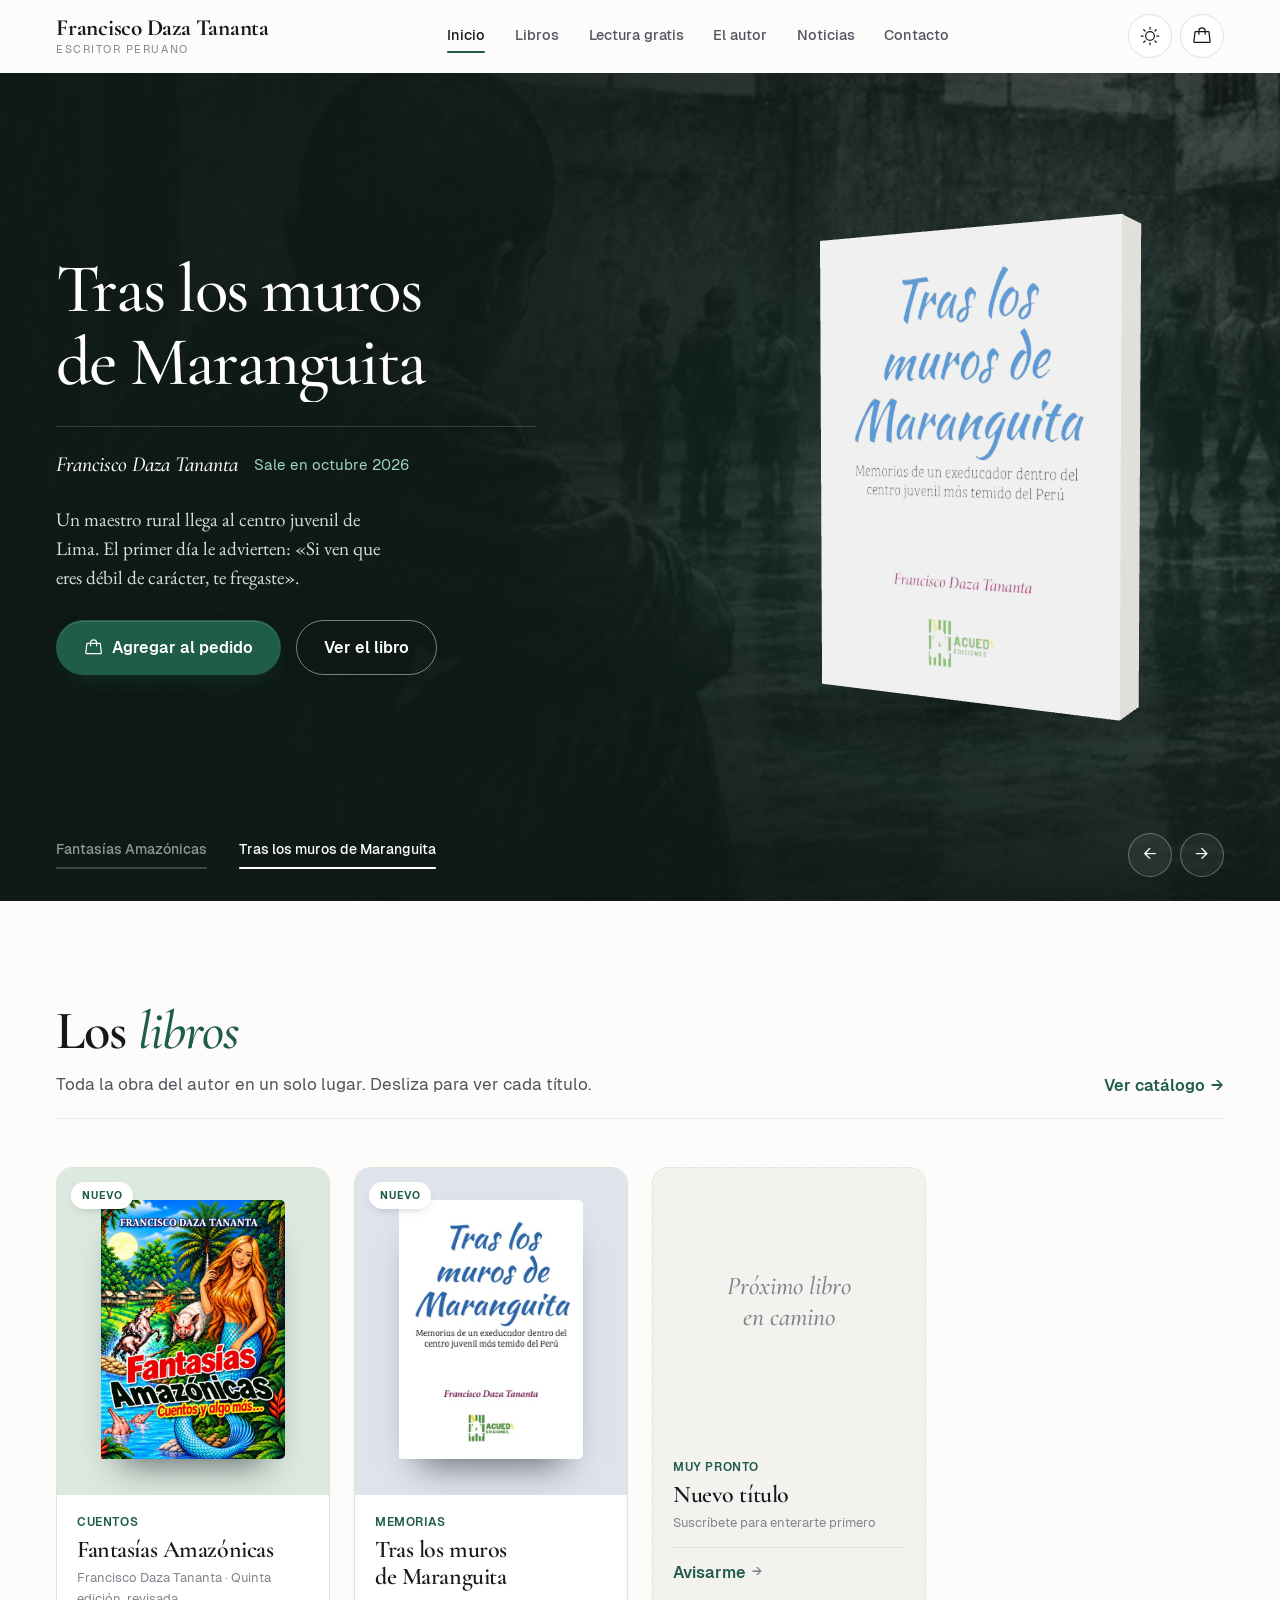
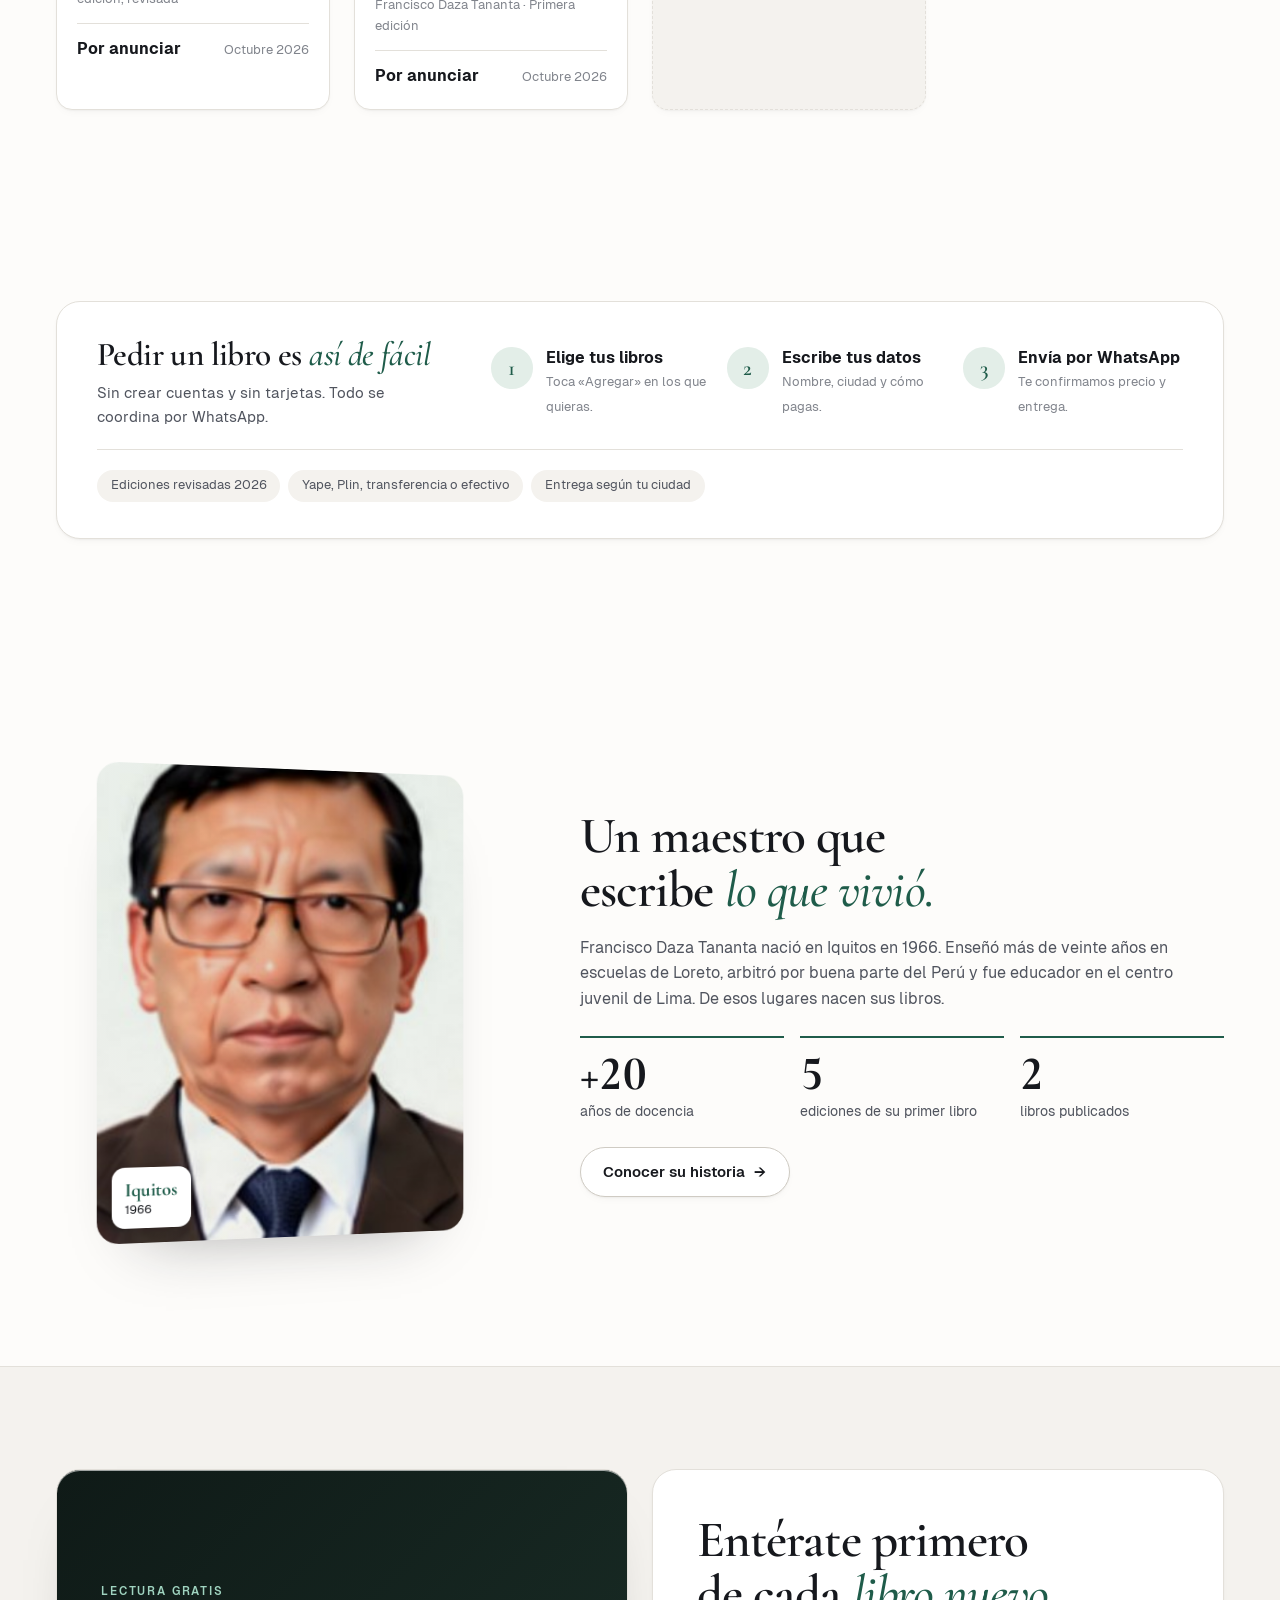
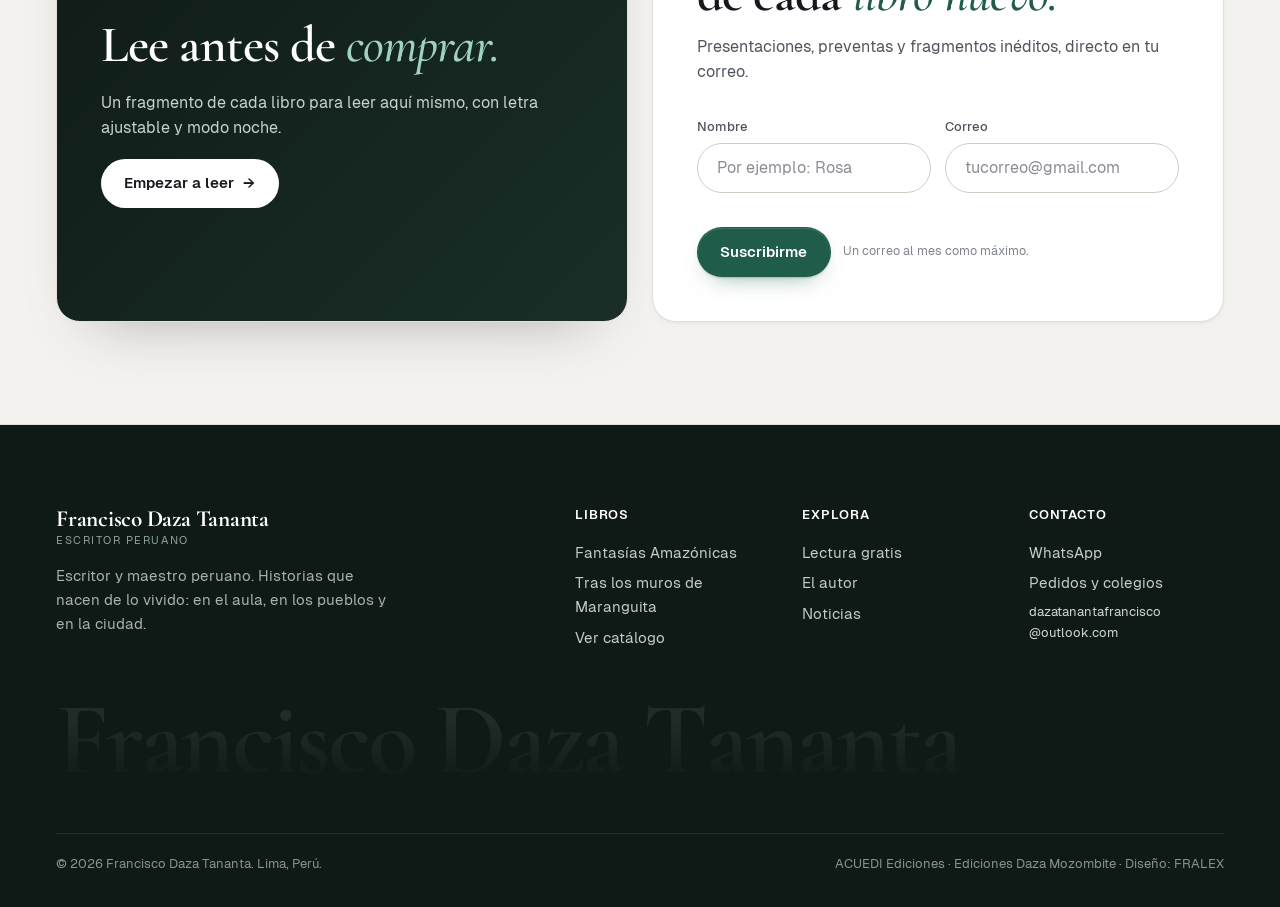
<file: index.html>
<!doctype html>
<html lang="es">
<head>
<meta charset="utf-8">
<meta name="viewport" content="width=device-width, initial-scale=1, viewport-fit=cover">
<title>Libros de Francisco Daza Tananta</title>
<meta name="description" content="Web oficial del escritor peruano Francisco Daza Tananta: su historia, sus libros y cómo conseguirlos.">
<meta property="og:title" content="Libros de Francisco Daza Tananta">
<meta property="og:description" content="Web oficial del escritor peruano Francisco Daza Tananta: su historia, sus libros y cómo conseguirlos.">
<meta property="og:image" content="assets/img/francisco-daza-tananta.jpg">
<link rel="icon" href="data:image/svg+xml,%3Csvg xmlns='http://www.w3.org/2000/svg' viewBox='0 0 64 64'%3E%3Crect width='64' height='64' rx='14' fill='%231F5C4A'/%3E%3Ctext x='32' y='44' font-family='Georgia' font-size='34' font-style='italic' fill='white' text-anchor='middle'%3EF%3C/text%3E%3C/svg%3E">
<link rel="preload" href="assets/fonts/cormorant-garamond-latin-600-normal.woff2" as="font" type="font/woff2" crossorigin>
<link rel="preload" href="assets/fonts/Geist-Regular.woff2" as="font" type="font/woff2" crossorigin>
<link rel="stylesheet" href="assets/css/fonts.css">
<link rel="stylesheet" href="assets/css/styles.css">
<script>try{var t=localStorage.getItem("fdt-tema");if(t)document.documentElement.setAttribute("data-theme",t);if(sessionStorage.getItem("fdt-pase")){document.documentElement.classList.add("pase-in");sessionStorage.removeItem("fdt-pase");}}catch(e){}</script>
<meta name="page" content="inicio">
</head>
<body data-page="inicio">
<div id="topSentinel" style="position:absolute;top:0;height:1px;width:1px"></div>
<header class="nav">
  <div class="wrap">
    <a class="logo" href="index.html"><b>Francisco Daza Tananta</b><span>Escritor peruano</span></a>
    <nav class="menu" aria-label="Principal"><a href="index.html" aria-current="page">Inicio</a><a href="libros.html">Libros</a><a href="leer.html">Lectura gratis</a><a href="autor.html">El autor</a><a href="noticias.html">Noticias</a><a href="contacto.html">Contacto</a></nav>
    <div class="tools">
      <button class="icon-btn theme-btn" type="button" data-theme-toggle aria-label="Cambiar entre modo claro y oscuro"><svg class="sun" aria-hidden="true" viewBox="0 0 256 256" fill="currentColor"><path d="M120,40V16a8,8,0,0,1,16,0V40a8,8,0,0,1-16,0Zm72,88a64,64,0,1,1-64-64A64.07,64.07,0,0,1,192,128Zm-16,0a48,48,0,1,0-48,48A48.05,48.05,0,0,0,176,128ZM58.34,69.66A8,8,0,0,0,69.66,58.34l-16-16A8,8,0,0,0,42.34,53.66Zm0,116.68-16,16a8,8,0,0,0,11.32,11.32l16-16a8,8,0,0,0-11.32-11.32ZM192,72a8,8,0,0,0,5.66-2.34l16-16a8,8,0,0,0-11.32-11.32l-16,16A8,8,0,0,0,192,72Zm5.66,114.34a8,8,0,0,0-11.32,11.32l16,16a8,8,0,0,0,11.32-11.32ZM48,128a8,8,0,0,0-8-8H16a8,8,0,0,0,0,16H40A8,8,0,0,0,48,128Zm80,80a8,8,0,0,0-8,8v24a8,8,0,0,0,16,0V216A8,8,0,0,0,128,208Zm112-88H216a8,8,0,0,0,0,16h24a8,8,0,0,0,0-16Z"/></svg><svg class="moon" aria-hidden="true" viewBox="0 0 256 256" fill="currentColor"><path d="M233.54,142.23a8,8,0,0,0-8-2,88.08,88.08,0,0,1-109.8-109.8,8,8,0,0,0-10-10,104.84,104.84,0,0,0-52.91,37A104,104,0,0,0,136,224a103.09,103.09,0,0,0,62.52-20.88,104.84,104.84,0,0,0,37-52.91A8,8,0,0,0,233.54,142.23ZM188.9,190.34A88,88,0,0,1,65.66,67.11a89,89,0,0,1,31.4-26A106,106,0,0,0,96,56,104.11,104.11,0,0,0,200,160a106,106,0,0,0,14.92-1.06A89,89,0,0,1,188.9,190.34Z"/></svg></button>
      <button class="icon-btn" type="button" data-open-drawer="bag" aria-label="Ver mi pedido"><svg aria-hidden="true" viewBox="0 0 256 256" fill="currentColor"><path d="M239.89,198.12l-14.26-120a16,16,0,0,0-16-14.12H176a48,48,0,0,0-96,0H46.33a16,16,0,0,0-16,14.12l-14.26,120A16,16,0,0,0,20,210.6a16.13,16.13,0,0,0,12,5.4H223.92A16.13,16.13,0,0,0,236,210.6,16,16,0,0,0,239.89,198.12ZM128,32a32,32,0,0,1,32,32H96A32,32,0,0,1,128,32ZM32,200,46.33,80H80v24a8,8,0,0,0,16,0V80h64v24a8,8,0,0,0,16,0V80h33.75l14.17,120Z"/></svg><span class="count" id="bagCount">0</span></button>
      <button class="icon-btn burger" type="button" data-open-drawer="menu" aria-label="Abrir menú"><svg aria-hidden="true" viewBox="0 0 256 256" fill="currentColor"><path d="M224,128a8,8,0,0,1-8,8H40a8,8,0,0,1,0-16H216A8,8,0,0,1,224,128ZM40,72H216a8,8,0,0,0,0-16H40a8,8,0,0,0,0,16ZM216,184H40a8,8,0,0,0,0,16H216a8,8,0,0,0,0-16Z"/></svg></button>
    </div>
  </div>
</header>
<div class="drawer" id="drawer-menu" inert>
  <div class="bd" data-close-drawer></div>
  <aside class="panel" role="dialog" aria-modal="true" aria-label="Menú">
    <div class="drawer-head"><h3>Menú</h3><button class="icon-btn" type="button" data-close-drawer aria-label="Cerrar"><svg aria-hidden="true" viewBox="0 0 256 256" fill="currentColor"><path d="M205.66,194.34a8,8,0,0,1-11.32,11.32L128,139.31,61.66,205.66a8,8,0,0,1-11.32-11.32L116.69,128,50.34,61.66A8,8,0,0,1,61.66,50.34L128,116.69l66.34-66.35a8,8,0,0,1,11.32,11.32L139.31,128Z"/></svg></button></div>
    <nav class="mnav"><a href="index.html" aria-current="page">Inicio<span>01</span></a><a href="libros.html">Libros<span>02</span></a><a href="leer.html">Lectura gratis<span>03</span></a><a href="autor.html">El autor<span>04</span></a><a href="noticias.html">Noticias<span>05</span></a><a href="contacto.html">Contacto<span>06</span></a></nav>
    <div style="margin-top:auto;padding-top:2rem"><a class="btn btn-acc" style="width:100%" data-wa-general href="#">Escríbenos por WhatsApp</a></div>
  </aside>
</div>
<div class="drawer" id="drawer-bag" inert>
  <div class="bd" data-close-drawer></div>
  <aside class="panel" role="dialog" aria-modal="true" aria-label="Tu pedido">
    <div class="drawer-head"><h3>Tu pedido</h3><button class="icon-btn" type="button" data-close-drawer aria-label="Cerrar"><svg aria-hidden="true" viewBox="0 0 256 256" fill="currentColor"><path d="M205.66,194.34a8,8,0,0,1-11.32,11.32L128,139.31,61.66,205.66a8,8,0,0,1-11.32-11.32L116.69,128,50.34,61.66A8,8,0,0,1,61.66,50.34L128,116.69l66.34-66.35a8,8,0,0,1,11.32,11.32L139.31,128Z"/></svg></button></div>
    <ol class="steps-mini" id="bagSteps" aria-label="Pasos del pedido"><li class="on">Libros</li><li>Tus datos</li><li>Enviar</li></ol>
    <div class="bag-view" id="bagView1">
      <div class="bag-list" id="bagList"></div>
      <div class="bag-foot" id="bagFoot" hidden>
        <div class="bag-total"><span>Total</span><span id="bagTotal"></span></div>
        <button class="btn btn-acc" type="button" id="toCheckout">Continuar con mis datos <span class="ar">→</span></button>
        <button class="btn btn-line" type="button" data-close-drawer>Seguir viendo libros</button>
      </div>
    </div>
    <form class="bag-view checkout" id="bagView2" hidden novalidate>
      <div class="field"><label for="o-name">Tu nombre</label><input id="o-name" name="nombre" type="text" placeholder="Rosa Pérez" autocomplete="name"><span class="err e-oname"></span></div>
      <div class="field"><label for="o-city">Ciudad y distrito</label><input id="o-city" name="ciudad" type="text" placeholder="Lima, San Martín de Porres" autocomplete="address-level2"><span class="err e-ocity"></span></div>
      <fieldset class="opts"><legend>¿Cómo lo recibes?</legend>
        <label><input type="radio" name="entrega" value="Envío a domicilio" checked><span>Envío a domicilio</span></label>
        <label><input type="radio" name="entrega" value="Recojo en persona"><span>Recojo en persona</span></label>
      </fieldset>
      <fieldset class="opts"><legend>¿Cómo prefieres pagar?</legend>
        <label><input type="radio" name="pago" value="Yape" checked><span>Yape</span></label>
        <label><input type="radio" name="pago" value="Plin"><span>Plin</span></label>
        <label><input type="radio" name="pago" value="Transferencia"><span>Transferencia</span></label>
        <label><input type="radio" name="pago" value="Efectivo"><span>Efectivo</span></label>
      </fieldset>
      <div class="field"><label for="o-note">Nota (opcional)</label><input id="o-note" name="nota" type="text" placeholder="Por ejemplo: es para regalo"></div>
      <div class="sum" id="bagSum"></div>
      <button class="btn btn-acc" type="submit"><svg aria-hidden="true" viewBox="0 0 256 256" fill="currentColor"><path d="M187.58,144.84l-32-16a8,8,0,0,0-8,.5l-14.69,9.8a40.55,40.55,0,0,1-16-16l9.8-14.69a8,8,0,0,0,.5-8l-16-32A8,8,0,0,0,104,64a40,40,0,0,0-40,40,88.1,88.1,0,0,0,88,88,40,40,0,0,0,40-40A8,8,0,0,0,187.58,144.84ZM152,176a72.08,72.08,0,0,1-72-72A24,24,0,0,1,99.29,80.46l11.48,23L101,118a8,8,0,0,0-.73,7.51,56.47,56.47,0,0,0,30.15,30.15A8,8,0,0,0,138,155l14.61-9.74,23,11.48A24,24,0,0,1,152,176ZM128,24A104,104,0,0,0,36.18,176.88L24.83,210.93a16,16,0,0,0,20.24,20.24l34.05-11.35A104,104,0,1,0,128,24Zm0,192a87.87,87.87,0,0,1-44.06-11.81,8,8,0,0,0-6.54-.67L40,216,52.47,178.6a8,8,0,0,0-.66-6.54A88,88,0,1,1,128,216Z"/></svg>Enviar pedido por WhatsApp</button>
      <button class="btn btn-line" type="button" id="backToBag">← Volver a mis libros</button>
      <p class="fine">Se abre WhatsApp con tu pedido escrito. Te confirmamos el precio final y la entrega.</p>
    </form>
    <div class="bag-view sent" id="bagView3" hidden>
      <div class="sent-ico" aria-hidden="true">✓</div>
      <h4>¡Tu pedido está listo!</h4>
      <p class="muted">Se abrió WhatsApp con tu pedido. Solo toca «Enviar» en WhatsApp para que lo recibamos.</p>
      <a class="btn btn-acc" id="reopenWa" href="#" target="_blank" rel="noopener">Abrir WhatsApp otra vez</a>
      <button class="btn btn-line" type="button" id="clearBag">Empezar un pedido nuevo</button>
    </div>
  </aside>
</div>
<div class="qv" id="quickview" hidden role="dialog" aria-modal="true" aria-labelledby="qvTitle">
  <div class="bd" data-close-qv></div>
  <div class="qv-box" id="qvBox"></div>
</div>
<button class="orderpill" id="orderPill" type="button" data-open-drawer="bag" hidden><span class="op-count" id="opCount">0</span><span class="op-txt">Tu pedido</span><span class="op-total" id="opTotal"></span><span class="op-go">Ver pedido →</span></button>
<div class="scrollbar" id="scrollbar" aria-hidden="true"></div>

<main>
  <section class="hero" id="hero" aria-label="Libros destacados">
    <div class="hero-bg" id="heroBg"></div>
    <div class="wrap" id="heroSlot"></div>
    <div class="hero-ctrl"><div class="wrap"><div class="prog" id="heroProg"></div><div class="arrows"><button type="button" id="heroPrev" aria-label="Anterior">←</button><button type="button" id="heroNext" aria-label="Siguiente">→</button></div></div></div>
  </section>

  <section class="sec" id="libros" aria-labelledby="h-libros">
    <div class="wrap">
      <header class="sec-head" data-rv><div><h2 id="h-libros">Los <em>libros</em></h2><p class="lead">Toda la obra del autor en un solo lugar. Desliza para ver cada título.</p></div>
        <div class="sh-tools"><div class="shelf-nav"><button type="button" class="icon-btn" id="shelfPrev" aria-label="Libros anteriores">←</button><button type="button" class="icon-btn" id="shelfNext" aria-label="Más libros">→</button></div><a class="link" href="libros.html">Ver catálogo <span class="ar">→</span></a></div></header>
      <div class="shelf" id="homeShelf" tabindex="0" aria-label="Estantería de libros"></div>
      <div class="shelf-bar" aria-hidden="true"><i id="shelfBar"></i></div>
    </div>
  </section>

  <section class="sec howto-sec" aria-label="Cómo pedir">
    <div class="wrap">
      <div class="howto" data-rv>
        <div class="howto-head"><h3>Pedir un libro es <em>así de fácil</em></h3><p>Sin crear cuentas y sin tarjetas. Todo se coordina por WhatsApp.</p></div>
        <ol class="howto-steps">
          <li><span class="n">1</span><div><b>Elige tus libros</b><span>Toca «Agregar» en los que quieras.</span></div></li>
          <li><span class="n">2</span><div><b>Escribe tus datos</b><span>Nombre, ciudad y cómo pagas.</span></div></li>
          <li><span class="n">3</span><div><b>Envía por WhatsApp</b><span>Te confirmamos precio y entrega.</span></div></li>
        </ol>
        <p class="howto-note"><span>Ediciones revisadas 2026</span><span>Yape, Plin, transferencia o efectivo</span><span>Entrega según tu ciudad</span></p>
      </div>
    </div>
  </section>

  <section class="sec" aria-labelledby="h-autor">
    <div class="wrap author">
      <figure class="ph" style="margin:0" data-rv><img src="assets/img/francisco-daza-tananta.jpg" alt="Retrato de Francisco Daza Tananta."><div class="stamp"><b>Iquitos</b>1966</div></figure>
      <div data-rv data-d="1">
        <h2 id="h-autor">Un maestro que escribe <em>lo que vivió.</em></h2>
        <div class="bio"><p>Francisco Daza Tananta nació en Iquitos en 1966. Enseñó más de veinte años en escuelas de Loreto, arbitró por buena parte del Perú y fue educador en el centro juvenil de Lima. De esos lugares nacen sus libros.</p></div>
        <div class="stats">
          <div><b data-count="20" data-pre="+">+20</b><span>años de docencia</span></div>
          <div><b data-count="5">5</b><span>ediciones de su primer libro</span></div>
          <div><b data-nbooks data-count="2">2</b><span>libros publicados</span></div>
        </div>
        <a class="btn btn-line" href="autor.html">Conocer su historia <span class="ar">→</span></a>
      </div>
    </div>
  </section>

  <section class="sec alt" id="suscribirse" aria-label="Lectura gratis y suscripción">
    <div class="wrap duo">
      <div class="band plain" data-rv>
        <div class="txt">
          <p class="kicker" style="color:#9FD3BF">Lectura gratis</p>
          <h2>Lee antes de <em>comprar.</em></h2>
          <p>Un fragmento de cada libro para leer aquí mismo, con letra ajustable y modo noche.</p>
          <div class="ctas"><a class="btn btn-light" href="leer.html">Empezar a leer <span class="ar">→</span></a></div>
        </div>
      </div>
      <div class="subscribe" data-rv data-d="1">
        <div><h2>Entérate primero de cada <em>libro nuevo.</em></h2><p class="muted" style="margin-top:.75rem">Presentaciones, preventas y fragmentos inéditos, directo en tu correo.</p></div>
        <form data-lead="lista" novalidate>
  <div class="fields">
    <div class="field"><label for="n-lista">Nombre</label><input id="n-lista" name="nombre" type="text" placeholder="Por ejemplo: Rosa" autocomplete="given-name"><span class="err e-name"></span></div>
    <div class="field"><label for="m-lista">Correo</label><input id="m-lista" name="correo" type="email" placeholder="tucorreo@gmail.com" autocomplete="email"><span class="err e-mail"></span></div>
  </div>
  <div class="ctas" style="align-items:center"><button class="btn btn-acc" type="submit">Suscribirme</button><span class="fine">Un correo al mes como máximo.</span></div>
</form>
      </div>
    </div>
  </section>
</main>
<footer>
  <div class="wrap">
    <div class="foot-top">
      <div><a class="logo" href="index.html"><b>Francisco Daza Tananta</b><span>Escritor peruano</span></a><p>Escritor y maestro peruano. Historias que nacen de lo vivido: en el aula, en los pueblos y en la ciudad.</p></div>
      <div><h5>Libros</h5><div data-books-list></div><a href="libros.html">Ver catálogo</a></div>
      <div><h5>Explora</h5><a href="leer.html">Lectura gratis</a><a href="autor.html">El autor</a><a href="noticias.html">Noticias</a></div>
      <div><h5>Contacto</h5><a data-wa-general href="#">WhatsApp</a><a href="contacto.html">Pedidos y colegios</a><code data-mail></code></div>
    </div>
    <p class="wordmark" aria-hidden="true">Francisco Daza Tananta</p>
    <div class="foot-bottom"><span>© 2026 Francisco Daza Tananta. Lima, Perú.</span><span>ACUEDI Ediciones · Ediciones Daza Mozombite · Diseño: FRALEX</span></div>
  </div>
</footer>
<button class="totop" id="totop" type="button" aria-label="Volver arriba">↑</button>
<div class="toast" id="toast" role="status" aria-live="polite"></div>
<div class="curtain" aria-hidden="true"><span>Francisco Daza Tananta</span></div>
<script src="assets/vendor/gsap.min.js"></script>
<script src="assets/vendor/ScrollTrigger.min.js"></script>
<script src="assets/vendor/lenis.min.js"></script>
<script src="assets/js/data.js"></script>
<script src="assets/js/app.js"></script>
<script src="assets/js/motion.js"></script>
</body>
</html>
</file>
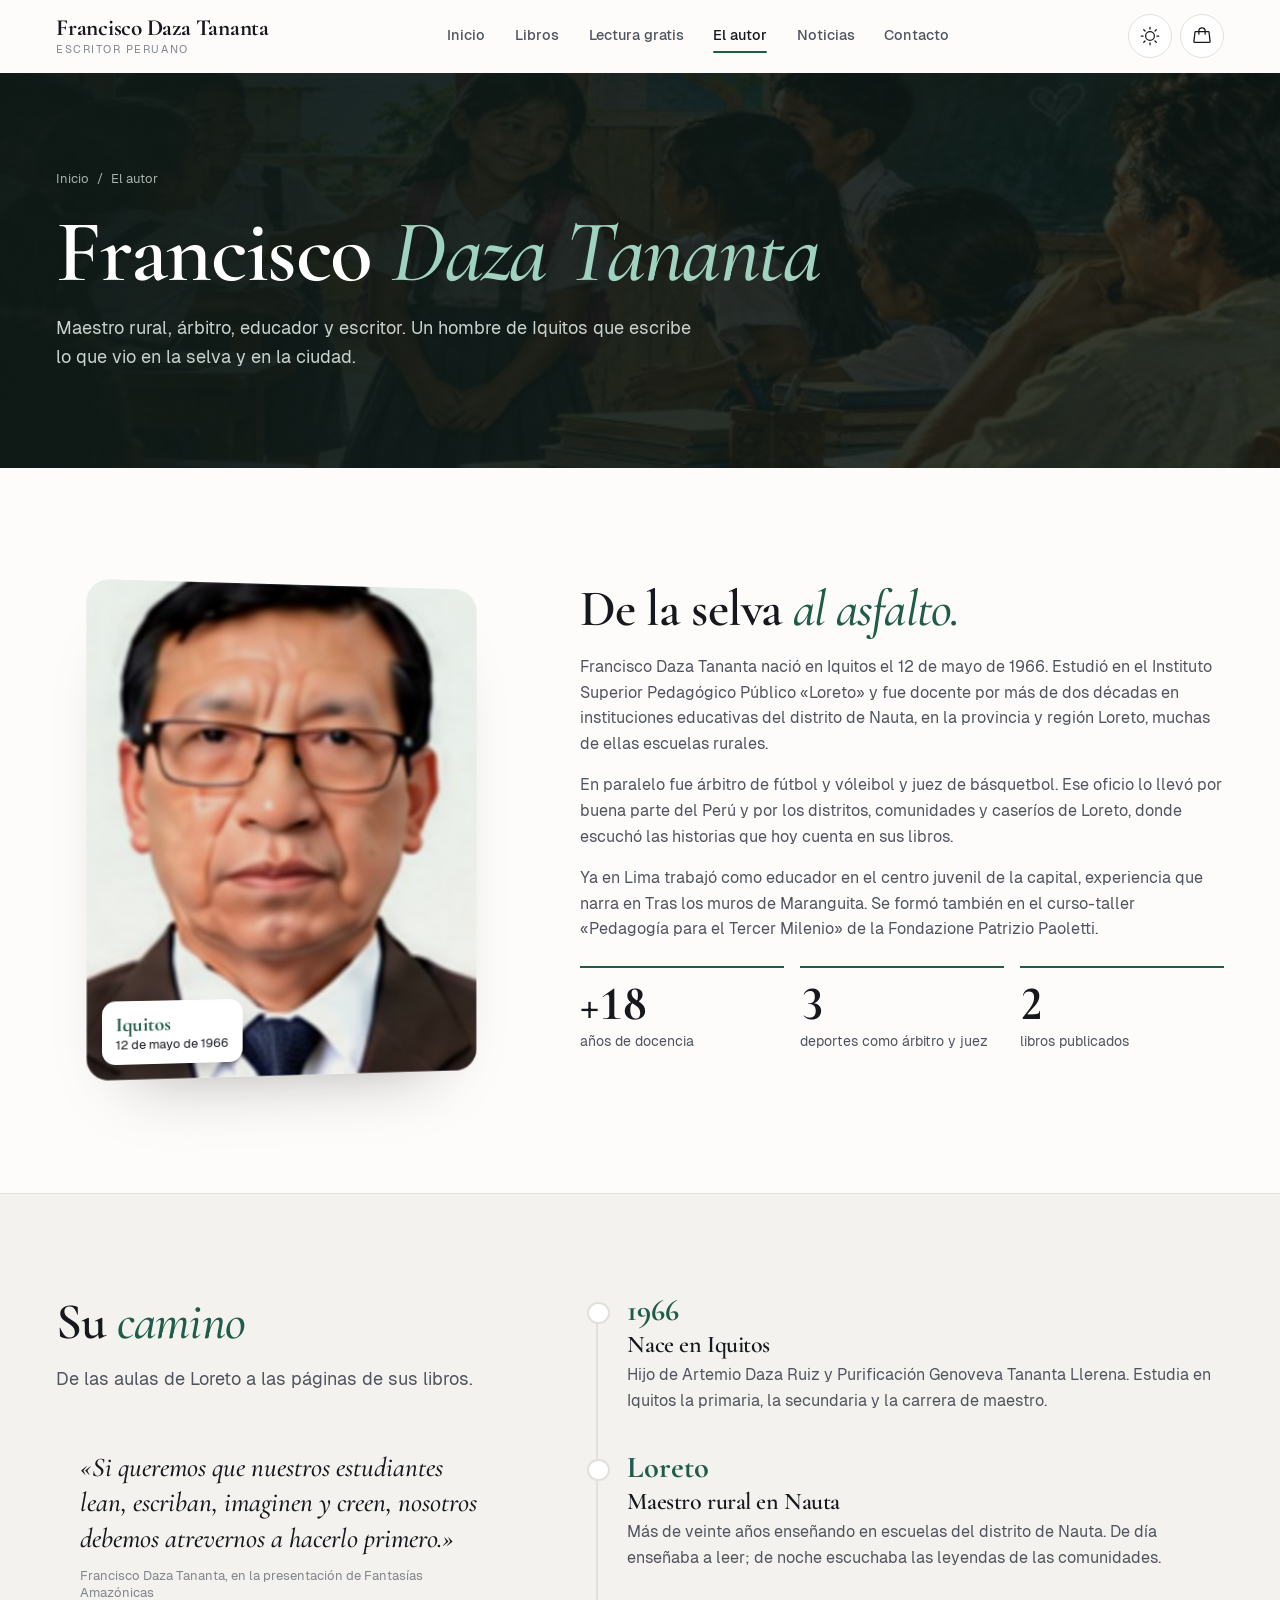
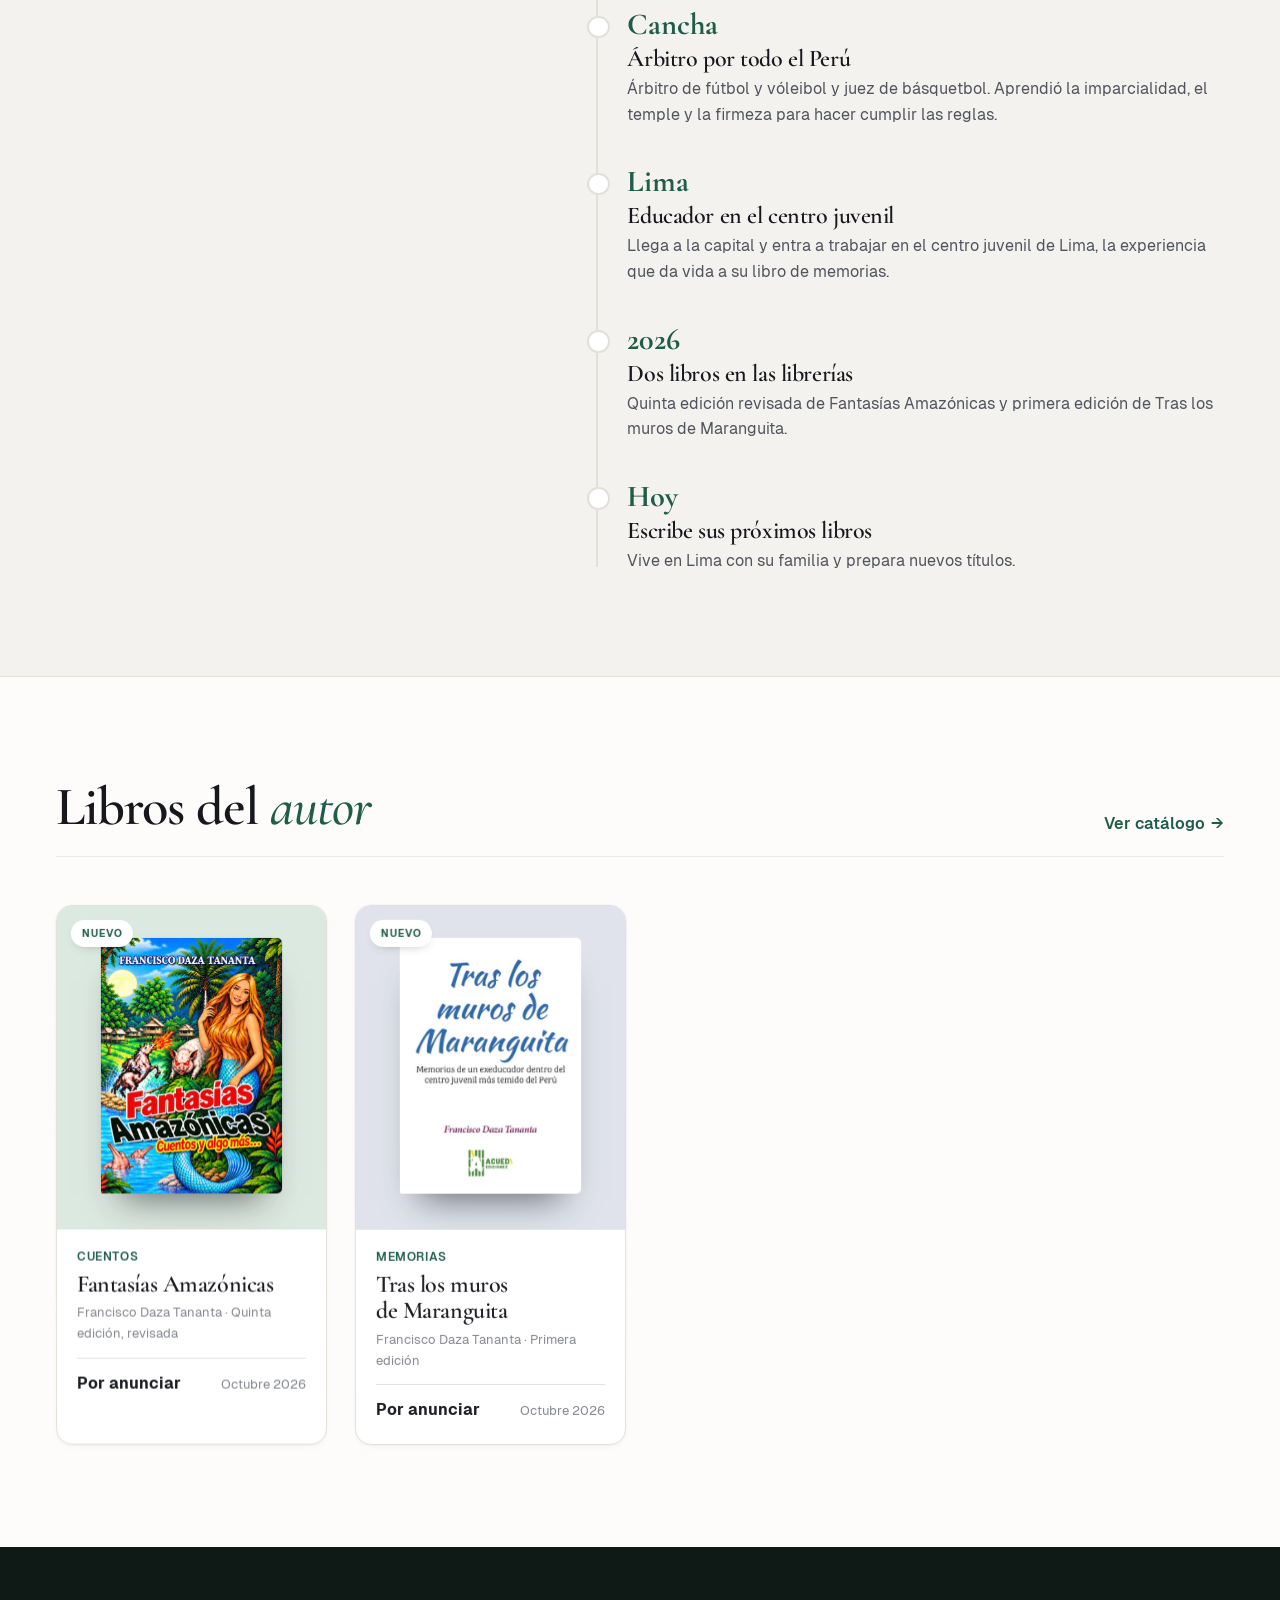
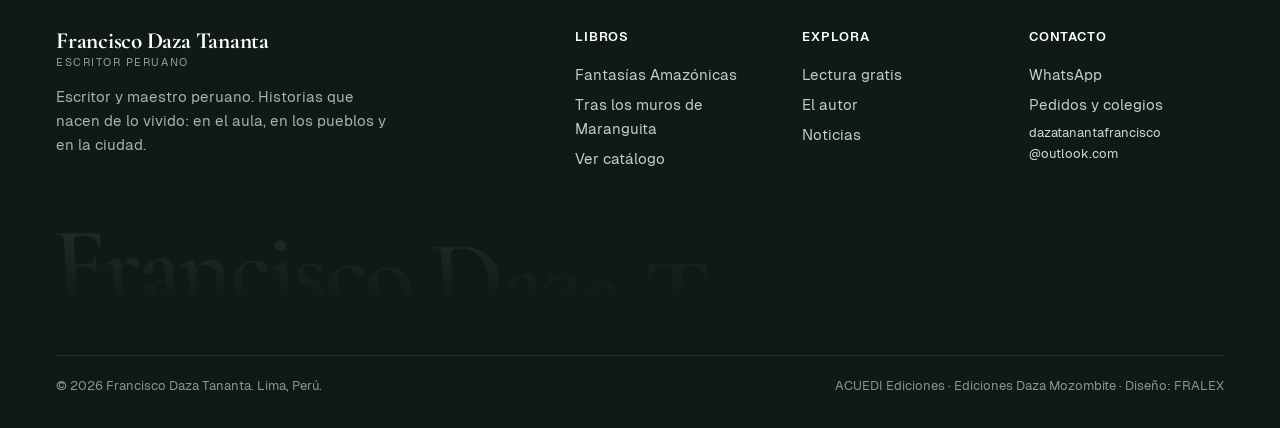
<file: autor.html>
<!doctype html>
<html lang="es">
<head>
<meta charset="utf-8">
<meta name="viewport" content="width=device-width, initial-scale=1, viewport-fit=cover">
<title>El autor · Francisco Daza Tananta</title>
<meta name="description" content="Biografía de Francisco Daza Tananta: maestro rural de Loreto, árbitro, educador y escritor.">
<meta property="og:title" content="El autor · Francisco Daza Tananta">
<meta property="og:description" content="Biografía de Francisco Daza Tananta: maestro rural de Loreto, árbitro, educador y escritor.">
<meta property="og:image" content="assets/img/francisco-daza-tananta.jpg">
<link rel="icon" href="data:image/svg+xml,%3Csvg xmlns='http://www.w3.org/2000/svg' viewBox='0 0 64 64'%3E%3Crect width='64' height='64' rx='14' fill='%231F5C4A'/%3E%3Ctext x='32' y='44' font-family='Georgia' font-size='34' font-style='italic' fill='white' text-anchor='middle'%3EF%3C/text%3E%3C/svg%3E">
<link rel="preload" href="assets/fonts/cormorant-garamond-latin-600-normal.woff2" as="font" type="font/woff2" crossorigin>
<link rel="preload" href="assets/fonts/Geist-Regular.woff2" as="font" type="font/woff2" crossorigin>
<link rel="stylesheet" href="assets/css/fonts.css">
<link rel="stylesheet" href="assets/css/styles.css">
<script>try{var t=localStorage.getItem("fdt-tema");if(t)document.documentElement.setAttribute("data-theme",t);if(sessionStorage.getItem("fdt-pase")){document.documentElement.classList.add("pase-in");sessionStorage.removeItem("fdt-pase");}}catch(e){}</script>
<meta name="page" content="autor">
</head>
<body data-page="autor">
<div id="topSentinel" style="position:absolute;top:0;height:1px;width:1px"></div>
<header class="nav">
  <div class="wrap">
    <a class="logo" href="index.html"><b>Francisco Daza Tananta</b><span>Escritor peruano</span></a>
    <nav class="menu" aria-label="Principal"><a href="index.html">Inicio</a><a href="libros.html">Libros</a><a href="leer.html">Lectura gratis</a><a href="autor.html" aria-current="page">El autor</a><a href="noticias.html">Noticias</a><a href="contacto.html">Contacto</a></nav>
    <div class="tools">
      <button class="icon-btn theme-btn" type="button" data-theme-toggle aria-label="Cambiar entre modo claro y oscuro"><svg class="sun" aria-hidden="true" viewBox="0 0 256 256" fill="currentColor"><path d="M120,40V16a8,8,0,0,1,16,0V40a8,8,0,0,1-16,0Zm72,88a64,64,0,1,1-64-64A64.07,64.07,0,0,1,192,128Zm-16,0a48,48,0,1,0-48,48A48.05,48.05,0,0,0,176,128ZM58.34,69.66A8,8,0,0,0,69.66,58.34l-16-16A8,8,0,0,0,42.34,53.66Zm0,116.68-16,16a8,8,0,0,0,11.32,11.32l16-16a8,8,0,0,0-11.32-11.32ZM192,72a8,8,0,0,0,5.66-2.34l16-16a8,8,0,0,0-11.32-11.32l-16,16A8,8,0,0,0,192,72Zm5.66,114.34a8,8,0,0,0-11.32,11.32l16,16a8,8,0,0,0,11.32-11.32ZM48,128a8,8,0,0,0-8-8H16a8,8,0,0,0,0,16H40A8,8,0,0,0,48,128Zm80,80a8,8,0,0,0-8,8v24a8,8,0,0,0,16,0V216A8,8,0,0,0,128,208Zm112-88H216a8,8,0,0,0,0,16h24a8,8,0,0,0,0-16Z"/></svg><svg class="moon" aria-hidden="true" viewBox="0 0 256 256" fill="currentColor"><path d="M233.54,142.23a8,8,0,0,0-8-2,88.08,88.08,0,0,1-109.8-109.8,8,8,0,0,0-10-10,104.84,104.84,0,0,0-52.91,37A104,104,0,0,0,136,224a103.09,103.09,0,0,0,62.52-20.88,104.84,104.84,0,0,0,37-52.91A8,8,0,0,0,233.54,142.23ZM188.9,190.34A88,88,0,0,1,65.66,67.11a89,89,0,0,1,31.4-26A106,106,0,0,0,96,56,104.11,104.11,0,0,0,200,160a106,106,0,0,0,14.92-1.06A89,89,0,0,1,188.9,190.34Z"/></svg></button>
      <button class="icon-btn" type="button" data-open-drawer="bag" aria-label="Ver mi pedido"><svg aria-hidden="true" viewBox="0 0 256 256" fill="currentColor"><path d="M239.89,198.12l-14.26-120a16,16,0,0,0-16-14.12H176a48,48,0,0,0-96,0H46.33a16,16,0,0,0-16,14.12l-14.26,120A16,16,0,0,0,20,210.6a16.13,16.13,0,0,0,12,5.4H223.92A16.13,16.13,0,0,0,236,210.6,16,16,0,0,0,239.89,198.12ZM128,32a32,32,0,0,1,32,32H96A32,32,0,0,1,128,32ZM32,200,46.33,80H80v24a8,8,0,0,0,16,0V80h64v24a8,8,0,0,0,16,0V80h33.75l14.17,120Z"/></svg><span class="count" id="bagCount">0</span></button>
      <button class="icon-btn burger" type="button" data-open-drawer="menu" aria-label="Abrir menú"><svg aria-hidden="true" viewBox="0 0 256 256" fill="currentColor"><path d="M224,128a8,8,0,0,1-8,8H40a8,8,0,0,1,0-16H216A8,8,0,0,1,224,128ZM40,72H216a8,8,0,0,0,0-16H40a8,8,0,0,0,0,16ZM216,184H40a8,8,0,0,0,0,16H216a8,8,0,0,0,0-16Z"/></svg></button>
    </div>
  </div>
</header>
<div class="drawer" id="drawer-menu" inert>
  <div class="bd" data-close-drawer></div>
  <aside class="panel" role="dialog" aria-modal="true" aria-label="Menú">
    <div class="drawer-head"><h3>Menú</h3><button class="icon-btn" type="button" data-close-drawer aria-label="Cerrar"><svg aria-hidden="true" viewBox="0 0 256 256" fill="currentColor"><path d="M205.66,194.34a8,8,0,0,1-11.32,11.32L128,139.31,61.66,205.66a8,8,0,0,1-11.32-11.32L116.69,128,50.34,61.66A8,8,0,0,1,61.66,50.34L128,116.69l66.34-66.35a8,8,0,0,1,11.32,11.32L139.31,128Z"/></svg></button></div>
    <nav class="mnav"><a href="index.html">Inicio<span>01</span></a><a href="libros.html">Libros<span>02</span></a><a href="leer.html">Lectura gratis<span>03</span></a><a href="autor.html" aria-current="page">El autor<span>04</span></a><a href="noticias.html">Noticias<span>05</span></a><a href="contacto.html">Contacto<span>06</span></a></nav>
    <div style="margin-top:auto;padding-top:2rem"><a class="btn btn-acc" style="width:100%" data-wa-general href="#">Escríbenos por WhatsApp</a></div>
  </aside>
</div>
<div class="drawer" id="drawer-bag" inert>
  <div class="bd" data-close-drawer></div>
  <aside class="panel" role="dialog" aria-modal="true" aria-label="Tu pedido">
    <div class="drawer-head"><h3>Tu pedido</h3><button class="icon-btn" type="button" data-close-drawer aria-label="Cerrar"><svg aria-hidden="true" viewBox="0 0 256 256" fill="currentColor"><path d="M205.66,194.34a8,8,0,0,1-11.32,11.32L128,139.31,61.66,205.66a8,8,0,0,1-11.32-11.32L116.69,128,50.34,61.66A8,8,0,0,1,61.66,50.34L128,116.69l66.34-66.35a8,8,0,0,1,11.32,11.32L139.31,128Z"/></svg></button></div>
    <ol class="steps-mini" id="bagSteps" aria-label="Pasos del pedido"><li class="on">Libros</li><li>Tus datos</li><li>Enviar</li></ol>
    <div class="bag-view" id="bagView1">
      <div class="bag-list" id="bagList"></div>
      <div class="bag-foot" id="bagFoot" hidden>
        <div class="bag-total"><span>Total</span><span id="bagTotal"></span></div>
        <button class="btn btn-acc" type="button" id="toCheckout">Continuar con mis datos <span class="ar">→</span></button>
        <button class="btn btn-line" type="button" data-close-drawer>Seguir viendo libros</button>
      </div>
    </div>
    <form class="bag-view checkout" id="bagView2" hidden novalidate>
      <div class="field"><label for="o-name">Tu nombre</label><input id="o-name" name="nombre" type="text" placeholder="Rosa Pérez" autocomplete="name"><span class="err e-oname"></span></div>
      <div class="field"><label for="o-city">Ciudad y distrito</label><input id="o-city" name="ciudad" type="text" placeholder="Lima, San Martín de Porres" autocomplete="address-level2"><span class="err e-ocity"></span></div>
      <fieldset class="opts"><legend>¿Cómo lo recibes?</legend>
        <label><input type="radio" name="entrega" value="Envío a domicilio" checked><span>Envío a domicilio</span></label>
        <label><input type="radio" name="entrega" value="Recojo en persona"><span>Recojo en persona</span></label>
      </fieldset>
      <fieldset class="opts"><legend>¿Cómo prefieres pagar?</legend>
        <label><input type="radio" name="pago" value="Yape" checked><span>Yape</span></label>
        <label><input type="radio" name="pago" value="Plin"><span>Plin</span></label>
        <label><input type="radio" name="pago" value="Transferencia"><span>Transferencia</span></label>
        <label><input type="radio" name="pago" value="Efectivo"><span>Efectivo</span></label>
      </fieldset>
      <div class="field"><label for="o-note">Nota (opcional)</label><input id="o-note" name="nota" type="text" placeholder="Por ejemplo: es para regalo"></div>
      <div class="sum" id="bagSum"></div>
      <button class="btn btn-acc" type="submit"><svg aria-hidden="true" viewBox="0 0 256 256" fill="currentColor"><path d="M187.58,144.84l-32-16a8,8,0,0,0-8,.5l-14.69,9.8a40.55,40.55,0,0,1-16-16l9.8-14.69a8,8,0,0,0,.5-8l-16-32A8,8,0,0,0,104,64a40,40,0,0,0-40,40,88.1,88.1,0,0,0,88,88,40,40,0,0,0,40-40A8,8,0,0,0,187.58,144.84ZM152,176a72.08,72.08,0,0,1-72-72A24,24,0,0,1,99.29,80.46l11.48,23L101,118a8,8,0,0,0-.73,7.51,56.47,56.47,0,0,0,30.15,30.15A8,8,0,0,0,138,155l14.61-9.74,23,11.48A24,24,0,0,1,152,176ZM128,24A104,104,0,0,0,36.18,176.88L24.83,210.93a16,16,0,0,0,20.24,20.24l34.05-11.35A104,104,0,1,0,128,24Zm0,192a87.87,87.87,0,0,1-44.06-11.81,8,8,0,0,0-6.54-.67L40,216,52.47,178.6a8,8,0,0,0-.66-6.54A88,88,0,1,1,128,216Z"/></svg>Enviar pedido por WhatsApp</button>
      <button class="btn btn-line" type="button" id="backToBag">← Volver a mis libros</button>
      <p class="fine">Se abre WhatsApp con tu pedido escrito. Te confirmamos el precio final y la entrega.</p>
    </form>
    <div class="bag-view sent" id="bagView3" hidden>
      <div class="sent-ico" aria-hidden="true">✓</div>
      <h4>¡Tu pedido está listo!</h4>
      <p class="muted">Se abrió WhatsApp con tu pedido. Solo toca «Enviar» en WhatsApp para que lo recibamos.</p>
      <a class="btn btn-acc" id="reopenWa" href="#" target="_blank" rel="noopener">Abrir WhatsApp otra vez</a>
      <button class="btn btn-line" type="button" id="clearBag">Empezar un pedido nuevo</button>
    </div>
  </aside>
</div>
<div class="qv" id="quickview" hidden role="dialog" aria-modal="true" aria-labelledby="qvTitle">
  <div class="bd" data-close-qv></div>
  <div class="qv-box" id="qvBox"></div>
</div>
<button class="orderpill" id="orderPill" type="button" data-open-drawer="bag" hidden><span class="op-count" id="opCount">0</span><span class="op-txt">Tu pedido</span><span class="op-total" id="opTotal"></span><span class="op-go">Ver pedido →</span></button>
<div class="scrollbar" id="scrollbar" aria-hidden="true"></div>
<section class="phead"><img src="assets/img/escuela-rural.jpg" alt=""><div class="wrap"><nav class="crumbs" aria-label="Ruta"><a href="index.html">Inicio</a><span>/</span><span>El autor</span></nav><h1>Francisco <em>Daza Tananta</em></h1><p>Maestro rural, árbitro, educador y escritor. Un hombre de Iquitos que escribe lo que vio en la selva y en la ciudad.</p></div></section>
<main>
  <section class="sec"><div class="wrap author">
    <figure class="ph" style="margin:0" data-rv><img src="assets/img/francisco-daza-tananta.jpg" alt="Retrato de Francisco Daza Tananta."><div class="stamp"><b>Iquitos</b>12 de mayo de 1966</div></figure>
    <div data-rv data-d="1">
      <h2>De la selva <em>al asfalto.</em></h2>
      <div class="bio">
        <p>Francisco Daza Tananta nació en Iquitos el 12 de mayo de 1966. Estudió en el Instituto Superior Pedagógico Público «Loreto» y fue docente por más de dos décadas en instituciones educativas del distrito de Nauta, en la provincia y región Loreto, muchas de ellas escuelas rurales.</p>
        <p>En paralelo fue árbitro de fútbol y vóleibol y juez de básquetbol. Ese oficio lo llevó por buena parte del Perú y por los distritos, comunidades y caseríos de Loreto, donde escuchó las historias que hoy cuenta en sus libros.</p>
        <p>Ya en Lima trabajó como educador en el centro juvenil de la capital, experiencia que narra en Tras los muros de Maranguita. Se formó también en el curso-taller «Pedagogía para el Tercer Milenio» de la Fondazione Patrizio Paoletti.</p>
      </div>
      <div class="stats">
        <div><b data-count="20" data-pre="+">+20</b><span>años de docencia</span></div>
        <div><b data-count="3">3</b><span>deportes como árbitro y juez</span></div>
        <div><b data-nbooks data-count="2">2</b><span>libros publicados</span></div>
      </div>
    </div>
  </div></section>

  <section class="sec alt"><div class="wrap story">
    <div class="story-aside" data-rv><h2>Su <em>camino</em></h2><p class="lead" style="margin-top:.9rem">De las aulas de Loreto a las páginas de sus libros.</p><blockquote class="pull story-quote">«Si queremos que nuestros estudiantes lean, escriban, imaginen y creen, nosotros debemos atrevernos a hacerlo primero.»<cite>Francisco Daza Tananta, en la presentación de Fantasías Amazónicas</cite></blockquote></div>
    <div class="timeline" id="timeline"><div class="fill"></div>
      <div class="t-item"><b>1966</b><h3>Nace en Iquitos</h3><p>Hijo de Artemio Daza Ruiz y Purificación Genoveva Tananta Llerena. Estudia en Iquitos la primaria, la secundaria y la carrera de maestro.</p></div>
      <div class="t-item"><b>Loreto</b><h3>Maestro rural en Nauta</h3><p>Más de veinte años enseñando en escuelas del distrito de Nauta. De día enseñaba a leer; de noche escuchaba las leyendas de las comunidades.</p></div>
      <div class="t-item"><b>Cancha</b><h3>Árbitro por todo el Perú</h3><p>Árbitro de fútbol y vóleibol y juez de básquetbol. Aprendió la imparcialidad, el temple y la firmeza para hacer cumplir las reglas.</p></div>
      <div class="t-item"><b>Lima</b><h3>Educador en el centro juvenil</h3><p>Llega a la capital y entra a trabajar en el centro juvenil de Lima, la experiencia que da vida a su libro de memorias.</p></div>
      <div class="t-item"><b>2026</b><h3>Dos libros en las librerías</h3><p>Quinta edición revisada de Fantasías Amazónicas y primera edición de Tras los muros de Maranguita.</p></div>
      <div class="t-item"><b>Hoy</b><h3>Escribe sus próximos libros</h3><p>Vive en Lima con su familia y prepara nuevos títulos.</p></div>
    </div>
  </div></section>

  <section class="sec"><div class="wrap">
    <div class="sec-head" data-rv><div><h2>Libros del <em>autor</em></h2></div><a class="link" href="libros.html">Ver catálogo <span class="ar">→</span></a></div>
    <div class="grid" id="autorBooks"></div>
  </div></section>
</main>
<footer>
  <div class="wrap">
    <div class="foot-top">
      <div><a class="logo" href="index.html"><b>Francisco Daza Tananta</b><span>Escritor peruano</span></a><p>Escritor y maestro peruano. Historias que nacen de lo vivido: en el aula, en los pueblos y en la ciudad.</p></div>
      <div><h5>Libros</h5><div data-books-list></div><a href="libros.html">Ver catálogo</a></div>
      <div><h5>Explora</h5><a href="leer.html">Lectura gratis</a><a href="autor.html">El autor</a><a href="noticias.html">Noticias</a></div>
      <div><h5>Contacto</h5><a data-wa-general href="#">WhatsApp</a><a href="contacto.html">Pedidos y colegios</a><code data-mail></code></div>
    </div>
    <p class="wordmark" aria-hidden="true">Francisco Daza Tananta</p>
    <div class="foot-bottom"><span>© 2026 Francisco Daza Tananta. Lima, Perú.</span><span>ACUEDI Ediciones · Ediciones Daza Mozombite · Diseño: FRALEX</span></div>
  </div>
</footer>
<button class="totop" id="totop" type="button" aria-label="Volver arriba">↑</button>
<div class="toast" id="toast" role="status" aria-live="polite"></div>
<div class="curtain" aria-hidden="true"><span>Francisco Daza Tananta</span></div>
<script src="assets/vendor/gsap.min.js"></script>
<script src="assets/vendor/ScrollTrigger.min.js"></script>
<script src="assets/vendor/lenis.min.js"></script>
<script src="assets/js/data.js"></script>
<script src="assets/js/app.js"></script>
<script src="assets/js/motion.js"></script>
</body>
</html>
</file>
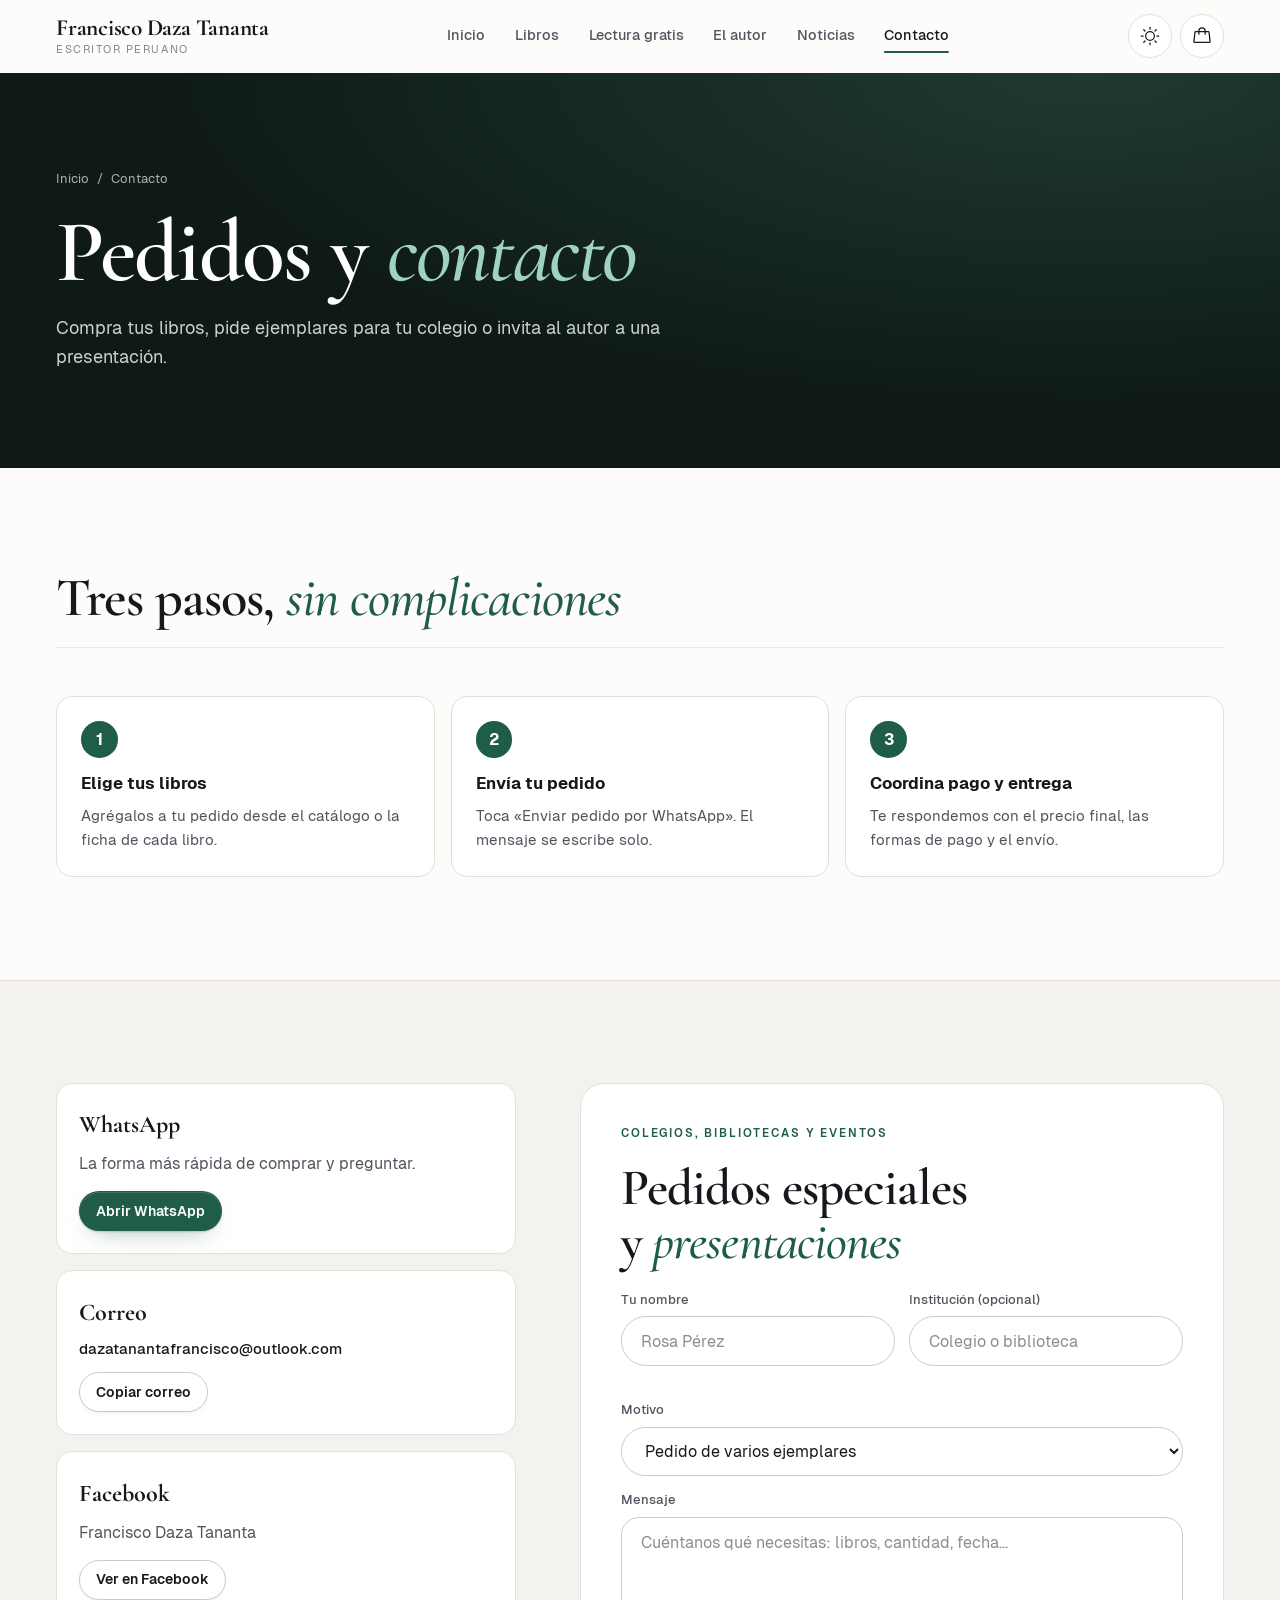
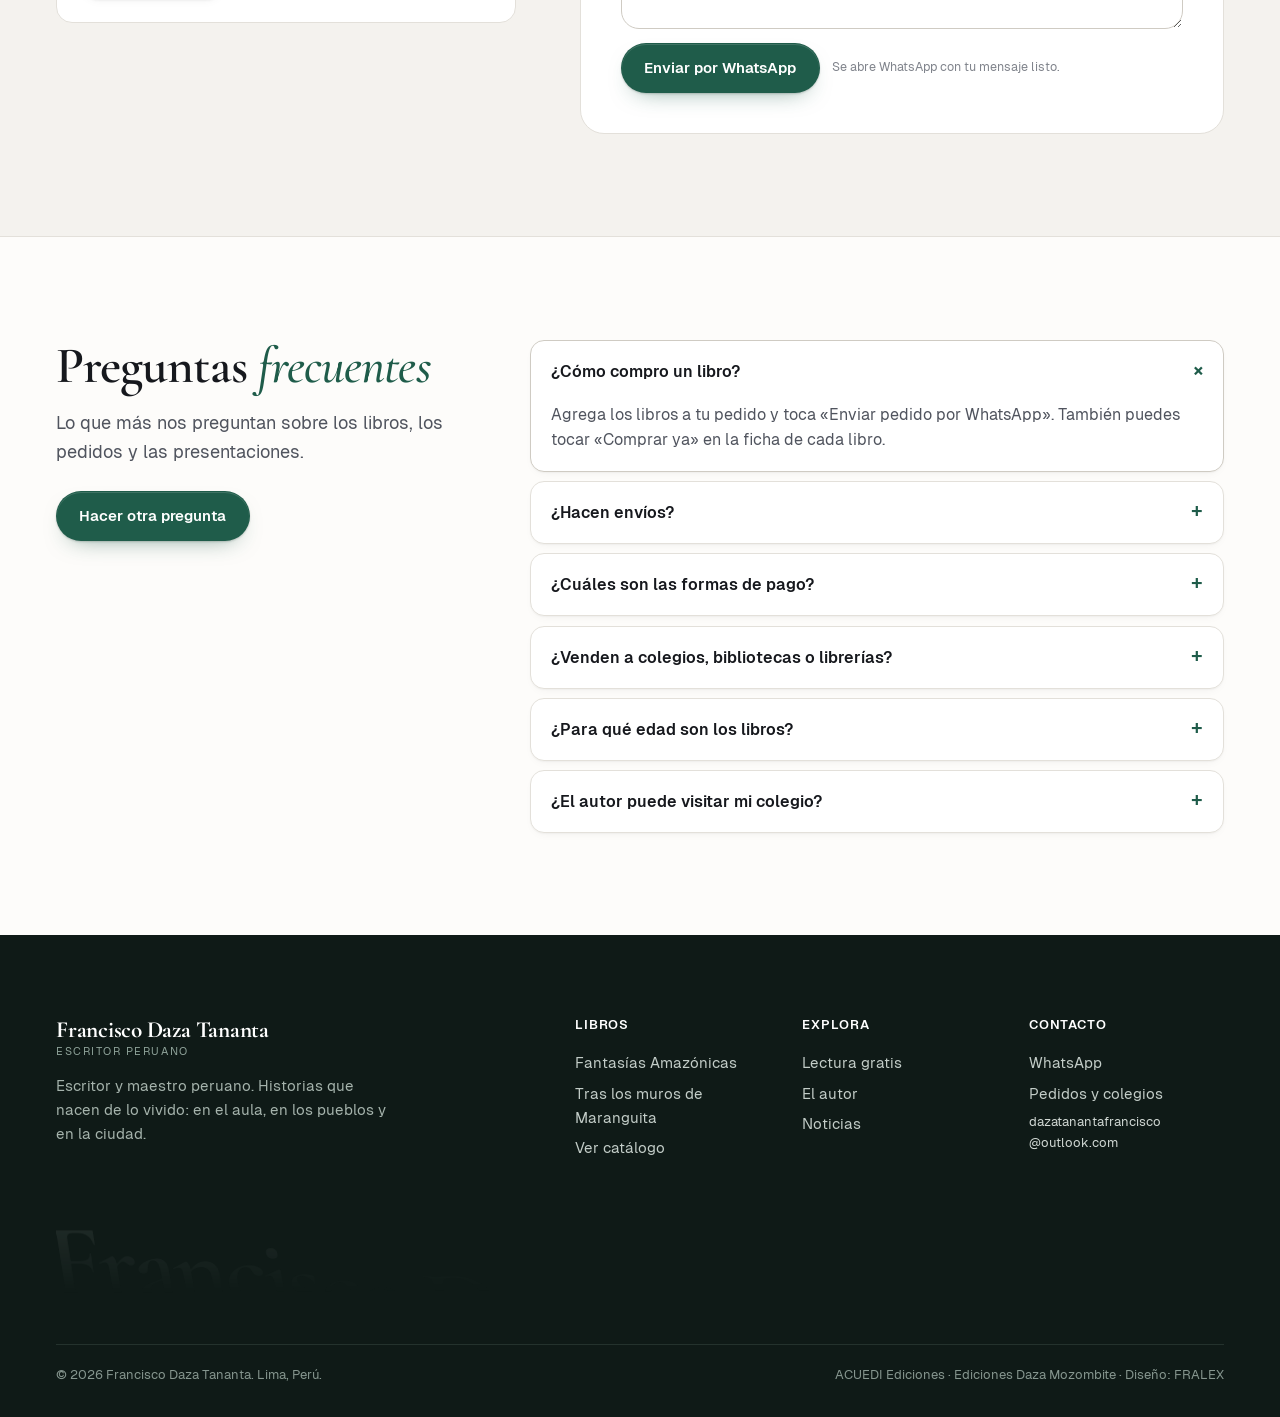
<file: contacto.html>
<!doctype html>
<html lang="es">
<head>
<meta charset="utf-8">
<meta name="viewport" content="width=device-width, initial-scale=1, viewport-fit=cover">
<title>Contacto y pedidos · Francisco Daza Tananta</title>
<meta name="description" content="Cómo comprar los libros, pedidos para colegios y contacto con el autor.">
<meta property="og:title" content="Contacto y pedidos · Francisco Daza Tananta">
<meta property="og:description" content="Cómo comprar los libros, pedidos para colegios y contacto con el autor.">
<meta property="og:image" content="assets/img/francisco-daza-tananta.jpg">
<link rel="icon" href="data:image/svg+xml,%3Csvg xmlns='http://www.w3.org/2000/svg' viewBox='0 0 64 64'%3E%3Crect width='64' height='64' rx='14' fill='%231F5C4A'/%3E%3Ctext x='32' y='44' font-family='Georgia' font-size='34' font-style='italic' fill='white' text-anchor='middle'%3EF%3C/text%3E%3C/svg%3E">
<link rel="preload" href="assets/fonts/cormorant-garamond-latin-600-normal.woff2" as="font" type="font/woff2" crossorigin>
<link rel="preload" href="assets/fonts/Geist-Regular.woff2" as="font" type="font/woff2" crossorigin>
<link rel="stylesheet" href="assets/css/fonts.css">
<link rel="stylesheet" href="assets/css/styles.css">
<script>try{var t=localStorage.getItem("fdt-tema");if(t)document.documentElement.setAttribute("data-theme",t);if(sessionStorage.getItem("fdt-pase")){document.documentElement.classList.add("pase-in");sessionStorage.removeItem("fdt-pase");}}catch(e){}</script>
<meta name="page" content="contacto">
</head>
<body data-page="contacto">
<div id="topSentinel" style="position:absolute;top:0;height:1px;width:1px"></div>
<header class="nav">
  <div class="wrap">
    <a class="logo" href="index.html"><b>Francisco Daza Tananta</b><span>Escritor peruano</span></a>
    <nav class="menu" aria-label="Principal"><a href="index.html">Inicio</a><a href="libros.html">Libros</a><a href="leer.html">Lectura gratis</a><a href="autor.html">El autor</a><a href="noticias.html">Noticias</a><a href="contacto.html" aria-current="page">Contacto</a></nav>
    <div class="tools">
      <button class="icon-btn theme-btn" type="button" data-theme-toggle aria-label="Cambiar entre modo claro y oscuro"><svg class="sun" aria-hidden="true" viewBox="0 0 256 256" fill="currentColor"><path d="M120,40V16a8,8,0,0,1,16,0V40a8,8,0,0,1-16,0Zm72,88a64,64,0,1,1-64-64A64.07,64.07,0,0,1,192,128Zm-16,0a48,48,0,1,0-48,48A48.05,48.05,0,0,0,176,128ZM58.34,69.66A8,8,0,0,0,69.66,58.34l-16-16A8,8,0,0,0,42.34,53.66Zm0,116.68-16,16a8,8,0,0,0,11.32,11.32l16-16a8,8,0,0,0-11.32-11.32ZM192,72a8,8,0,0,0,5.66-2.34l16-16a8,8,0,0,0-11.32-11.32l-16,16A8,8,0,0,0,192,72Zm5.66,114.34a8,8,0,0,0-11.32,11.32l16,16a8,8,0,0,0,11.32-11.32ZM48,128a8,8,0,0,0-8-8H16a8,8,0,0,0,0,16H40A8,8,0,0,0,48,128Zm80,80a8,8,0,0,0-8,8v24a8,8,0,0,0,16,0V216A8,8,0,0,0,128,208Zm112-88H216a8,8,0,0,0,0,16h24a8,8,0,0,0,0-16Z"/></svg><svg class="moon" aria-hidden="true" viewBox="0 0 256 256" fill="currentColor"><path d="M233.54,142.23a8,8,0,0,0-8-2,88.08,88.08,0,0,1-109.8-109.8,8,8,0,0,0-10-10,104.84,104.84,0,0,0-52.91,37A104,104,0,0,0,136,224a103.09,103.09,0,0,0,62.52-20.88,104.84,104.84,0,0,0,37-52.91A8,8,0,0,0,233.54,142.23ZM188.9,190.34A88,88,0,0,1,65.66,67.11a89,89,0,0,1,31.4-26A106,106,0,0,0,96,56,104.11,104.11,0,0,0,200,160a106,106,0,0,0,14.92-1.06A89,89,0,0,1,188.9,190.34Z"/></svg></button>
      <button class="icon-btn" type="button" data-open-drawer="bag" aria-label="Ver mi pedido"><svg aria-hidden="true" viewBox="0 0 256 256" fill="currentColor"><path d="M239.89,198.12l-14.26-120a16,16,0,0,0-16-14.12H176a48,48,0,0,0-96,0H46.33a16,16,0,0,0-16,14.12l-14.26,120A16,16,0,0,0,20,210.6a16.13,16.13,0,0,0,12,5.4H223.92A16.13,16.13,0,0,0,236,210.6,16,16,0,0,0,239.89,198.12ZM128,32a32,32,0,0,1,32,32H96A32,32,0,0,1,128,32ZM32,200,46.33,80H80v24a8,8,0,0,0,16,0V80h64v24a8,8,0,0,0,16,0V80h33.75l14.17,120Z"/></svg><span class="count" id="bagCount">0</span></button>
      <button class="icon-btn burger" type="button" data-open-drawer="menu" aria-label="Abrir menú"><svg aria-hidden="true" viewBox="0 0 256 256" fill="currentColor"><path d="M224,128a8,8,0,0,1-8,8H40a8,8,0,0,1,0-16H216A8,8,0,0,1,224,128ZM40,72H216a8,8,0,0,0,0-16H40a8,8,0,0,0,0,16ZM216,184H40a8,8,0,0,0,0,16H216a8,8,0,0,0,0-16Z"/></svg></button>
    </div>
  </div>
</header>
<div class="drawer" id="drawer-menu" inert>
  <div class="bd" data-close-drawer></div>
  <aside class="panel" role="dialog" aria-modal="true" aria-label="Menú">
    <div class="drawer-head"><h3>Menú</h3><button class="icon-btn" type="button" data-close-drawer aria-label="Cerrar"><svg aria-hidden="true" viewBox="0 0 256 256" fill="currentColor"><path d="M205.66,194.34a8,8,0,0,1-11.32,11.32L128,139.31,61.66,205.66a8,8,0,0,1-11.32-11.32L116.69,128,50.34,61.66A8,8,0,0,1,61.66,50.34L128,116.69l66.34-66.35a8,8,0,0,1,11.32,11.32L139.31,128Z"/></svg></button></div>
    <nav class="mnav"><a href="index.html">Inicio<span>01</span></a><a href="libros.html">Libros<span>02</span></a><a href="leer.html">Lectura gratis<span>03</span></a><a href="autor.html">El autor<span>04</span></a><a href="noticias.html">Noticias<span>05</span></a><a href="contacto.html" aria-current="page">Contacto<span>06</span></a></nav>
    <div style="margin-top:auto;padding-top:2rem"><a class="btn btn-acc" style="width:100%" data-wa-general href="#">Escríbenos por WhatsApp</a></div>
  </aside>
</div>
<div class="drawer" id="drawer-bag" inert>
  <div class="bd" data-close-drawer></div>
  <aside class="panel" role="dialog" aria-modal="true" aria-label="Tu pedido">
    <div class="drawer-head"><h3>Tu pedido</h3><button class="icon-btn" type="button" data-close-drawer aria-label="Cerrar"><svg aria-hidden="true" viewBox="0 0 256 256" fill="currentColor"><path d="M205.66,194.34a8,8,0,0,1-11.32,11.32L128,139.31,61.66,205.66a8,8,0,0,1-11.32-11.32L116.69,128,50.34,61.66A8,8,0,0,1,61.66,50.34L128,116.69l66.34-66.35a8,8,0,0,1,11.32,11.32L139.31,128Z"/></svg></button></div>
    <ol class="steps-mini" id="bagSteps" aria-label="Pasos del pedido"><li class="on">Libros</li><li>Tus datos</li><li>Enviar</li></ol>
    <div class="bag-view" id="bagView1">
      <div class="bag-list" id="bagList"></div>
      <div class="bag-foot" id="bagFoot" hidden>
        <div class="bag-total"><span>Total</span><span id="bagTotal"></span></div>
        <button class="btn btn-acc" type="button" id="toCheckout">Continuar con mis datos <span class="ar">→</span></button>
        <button class="btn btn-line" type="button" data-close-drawer>Seguir viendo libros</button>
      </div>
    </div>
    <form class="bag-view checkout" id="bagView2" hidden novalidate>
      <div class="field"><label for="o-name">Tu nombre</label><input id="o-name" name="nombre" type="text" placeholder="Rosa Pérez" autocomplete="name"><span class="err e-oname"></span></div>
      <div class="field"><label for="o-city">Ciudad y distrito</label><input id="o-city" name="ciudad" type="text" placeholder="Lima, San Martín de Porres" autocomplete="address-level2"><span class="err e-ocity"></span></div>
      <fieldset class="opts"><legend>¿Cómo lo recibes?</legend>
        <label><input type="radio" name="entrega" value="Envío a domicilio" checked><span>Envío a domicilio</span></label>
        <label><input type="radio" name="entrega" value="Recojo en persona"><span>Recojo en persona</span></label>
      </fieldset>
      <fieldset class="opts"><legend>¿Cómo prefieres pagar?</legend>
        <label><input type="radio" name="pago" value="Yape" checked><span>Yape</span></label>
        <label><input type="radio" name="pago" value="Plin"><span>Plin</span></label>
        <label><input type="radio" name="pago" value="Transferencia"><span>Transferencia</span></label>
        <label><input type="radio" name="pago" value="Efectivo"><span>Efectivo</span></label>
      </fieldset>
      <div class="field"><label for="o-note">Nota (opcional)</label><input id="o-note" name="nota" type="text" placeholder="Por ejemplo: es para regalo"></div>
      <div class="sum" id="bagSum"></div>
      <button class="btn btn-acc" type="submit"><svg aria-hidden="true" viewBox="0 0 256 256" fill="currentColor"><path d="M187.58,144.84l-32-16a8,8,0,0,0-8,.5l-14.69,9.8a40.55,40.55,0,0,1-16-16l9.8-14.69a8,8,0,0,0,.5-8l-16-32A8,8,0,0,0,104,64a40,40,0,0,0-40,40,88.1,88.1,0,0,0,88,88,40,40,0,0,0,40-40A8,8,0,0,0,187.58,144.84ZM152,176a72.08,72.08,0,0,1-72-72A24,24,0,0,1,99.29,80.46l11.48,23L101,118a8,8,0,0,0-.73,7.51,56.47,56.47,0,0,0,30.15,30.15A8,8,0,0,0,138,155l14.61-9.74,23,11.48A24,24,0,0,1,152,176ZM128,24A104,104,0,0,0,36.18,176.88L24.83,210.93a16,16,0,0,0,20.24,20.24l34.05-11.35A104,104,0,1,0,128,24Zm0,192a87.87,87.87,0,0,1-44.06-11.81,8,8,0,0,0-6.54-.67L40,216,52.47,178.6a8,8,0,0,0-.66-6.54A88,88,0,1,1,128,216Z"/></svg>Enviar pedido por WhatsApp</button>
      <button class="btn btn-line" type="button" id="backToBag">← Volver a mis libros</button>
      <p class="fine">Se abre WhatsApp con tu pedido escrito. Te confirmamos el precio final y la entrega.</p>
    </form>
    <div class="bag-view sent" id="bagView3" hidden>
      <div class="sent-ico" aria-hidden="true">✓</div>
      <h4>¡Tu pedido está listo!</h4>
      <p class="muted">Se abrió WhatsApp con tu pedido. Solo toca «Enviar» en WhatsApp para que lo recibamos.</p>
      <a class="btn btn-acc" id="reopenWa" href="#" target="_blank" rel="noopener">Abrir WhatsApp otra vez</a>
      <button class="btn btn-line" type="button" id="clearBag">Empezar un pedido nuevo</button>
    </div>
  </aside>
</div>
<div class="qv" id="quickview" hidden role="dialog" aria-modal="true" aria-labelledby="qvTitle">
  <div class="bd" data-close-qv></div>
  <div class="qv-box" id="qvBox"></div>
</div>
<button class="orderpill" id="orderPill" type="button" data-open-drawer="bag" hidden><span class="op-count" id="opCount">0</span><span class="op-txt">Tu pedido</span><span class="op-total" id="opTotal"></span><span class="op-go">Ver pedido →</span></button>
<div class="scrollbar" id="scrollbar" aria-hidden="true"></div>
<section class="phead plain"><div class="wrap"><nav class="crumbs" aria-label="Ruta"><a href="index.html">Inicio</a><span>/</span><span>Contacto</span></nav><h1>Pedidos y <em>contacto</em></h1><p>Compra tus libros, pide ejemplares para tu colegio o invita al autor a una presentación.</p></div></section>
<main>
  <section class="sec"><div class="wrap">
    <div class="sec-head" data-rv><div><h2>Tres pasos, <em>sin complicaciones</em></h2></div></div>
    <ol class="steps">
      <li data-rv><b>Elige tus libros</b><span>Agrégalos a tu pedido desde el catálogo o la ficha de cada libro.</span></li>
      <li data-rv data-d="1"><b>Envía tu pedido</b><span>Toca «Enviar pedido por WhatsApp». El mensaje se escribe solo.</span></li>
      <li data-rv data-d="2"><b>Coordina pago y entrega</b><span>Te respondemos con el precio final, las formas de pago y el envío.</span></li>
    </ol>
  </div></section>

  <section class="sec alt"><div class="wrap contact">
    <div class="ccards" data-rv>
      <div class="ccard"><b>WhatsApp</b><span class="muted">La forma más rápida de comprar y preguntar.</span><div class="ctas"><a class="btn btn-acc btn-sm" data-wa-general href="#">Abrir WhatsApp</a></div></div>
      <div class="ccard"><b>Correo</b><code data-mail></code><div class="ctas"><button class="btn btn-line btn-sm" type="button" data-copy>Copiar correo</button></div></div>
      <div class="ccard"><b>Facebook</b><span class="muted">Francisco Daza Tananta</span><div class="ctas"><a class="btn btn-line btn-sm" data-fb href="#">Ver en Facebook</a></div></div>
    </div>
    <div class="formbox" data-rv data-d="1">
      <p class="kicker">Colegios, bibliotecas y eventos</p>
      <h2>Pedidos especiales y <em>presentaciones</em></h2>
      <form data-wa novalidate>
        <div class="fields">
          <div class="field"><label for="c-n">Tu nombre</label><input id="c-n" name="nombre" type="text" placeholder="Rosa Pérez" autocomplete="name"><span class="err e-name"></span></div>
          <div class="field"><label for="c-i">Institución (opcional)</label><input id="c-i" name="institucion" type="text" placeholder="Colegio o biblioteca"><span class="err"></span></div>
        </div>
        <div class="field"><label for="c-m">Motivo</label><select id="c-m" name="motivo"><option>Pedido de varios ejemplares</option><option>Presentación con el autor</option><option>Entrevista o prensa</option><option>Otra consulta</option></select></div>
        <div class="field"><label for="c-x">Mensaje</label><textarea id="c-x" name="mensaje" placeholder="Cuéntanos qué necesitas: libros, cantidad, fecha…"></textarea></div>
        <div class="ctas" style="align-items:center"><button class="btn btn-acc" type="submit">Enviar por WhatsApp</button><span class="fine">Se abre WhatsApp con tu mensaje listo.</span></div>
        <p class="done wa-done" hidden>Si WhatsApp no se abrió, escríbenos al correo de la izquierda.</p>
      </form>
    </div>
  </div></section>

  <section class="sec" id="preguntas"><div class="wrap qa">
    <div class="qa-aside" data-rv><h2>Preguntas <em>frecuentes</em></h2><p class="lead" style="margin-top:.9rem">Lo que más nos preguntan sobre los libros, los pedidos y las presentaciones.</p><a class="btn btn-acc" data-wa-general href="#" style="margin-top:1.5rem">Hacer otra pregunta</a></div>
    <div class="faq" data-rv>
      <details open><summary>¿Cómo compro un libro?</summary><p>Agrega los libros a tu pedido y toca «Enviar pedido por WhatsApp». También puedes tocar «Comprar ya» en la ficha de cada libro.</p></details>
      <details><summary>¿Hacen envíos?</summary><p>Sí. Coordinamos contigo la entrega por WhatsApp según tu ciudad.</p></details>
      <details><summary>¿Cuáles son las formas de pago?</summary><p>Te las indicamos por WhatsApp al confirmar tu pedido.</p></details>
      <details><summary>¿Venden a colegios, bibliotecas o librerías?</summary><p>Sí. Usa el formulario de pedidos especiales o escríbenos por WhatsApp.</p></details>
      <details><summary>¿Para qué edad son los libros?</summary><p>Depende de cada libro. En la ficha técnica de cada uno verás para quién es ideal: familias, docentes, adultos o educadores.</p></details>
      <details><summary>¿El autor puede visitar mi colegio?</summary><p>Escríbenos con la fecha y el lugar, y coordinamos una presentación.</p></details>
    </div>
  </div></section>
</main>
<footer>
  <div class="wrap">
    <div class="foot-top">
      <div><a class="logo" href="index.html"><b>Francisco Daza Tananta</b><span>Escritor peruano</span></a><p>Escritor y maestro peruano. Historias que nacen de lo vivido: en el aula, en los pueblos y en la ciudad.</p></div>
      <div><h5>Libros</h5><div data-books-list></div><a href="libros.html">Ver catálogo</a></div>
      <div><h5>Explora</h5><a href="leer.html">Lectura gratis</a><a href="autor.html">El autor</a><a href="noticias.html">Noticias</a></div>
      <div><h5>Contacto</h5><a data-wa-general href="#">WhatsApp</a><a href="contacto.html">Pedidos y colegios</a><code data-mail></code></div>
    </div>
    <p class="wordmark" aria-hidden="true">Francisco Daza Tananta</p>
    <div class="foot-bottom"><span>© 2026 Francisco Daza Tananta. Lima, Perú.</span><span>ACUEDI Ediciones · Ediciones Daza Mozombite · Diseño: FRALEX</span></div>
  </div>
</footer>
<button class="totop" id="totop" type="button" aria-label="Volver arriba">↑</button>
<div class="toast" id="toast" role="status" aria-live="polite"></div>
<div class="curtain" aria-hidden="true"><span>Francisco Daza Tananta</span></div>
<script src="assets/vendor/gsap.min.js"></script>
<script src="assets/vendor/ScrollTrigger.min.js"></script>
<script src="assets/vendor/lenis.min.js"></script>
<script src="assets/js/data.js"></script>
<script src="assets/js/app.js"></script>
<script src="assets/js/motion.js"></script>
</body>
</html>
</file>
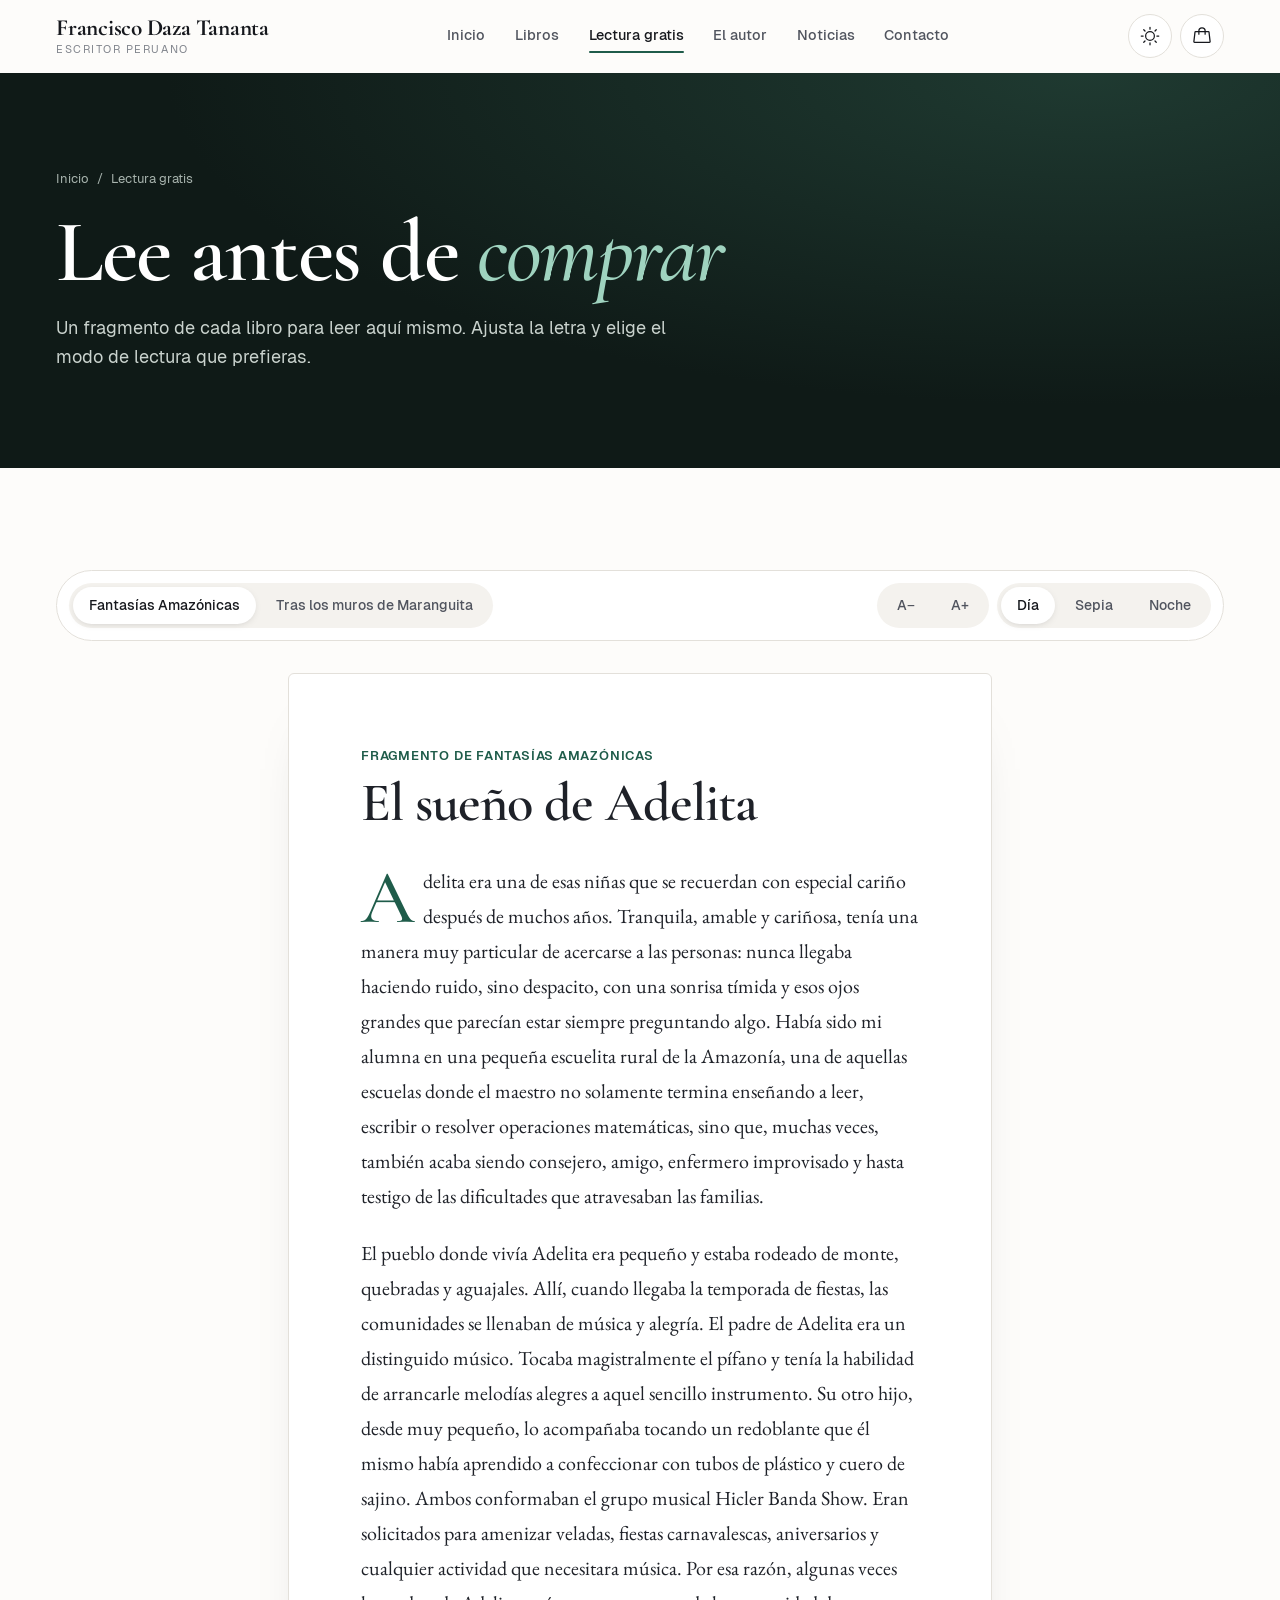
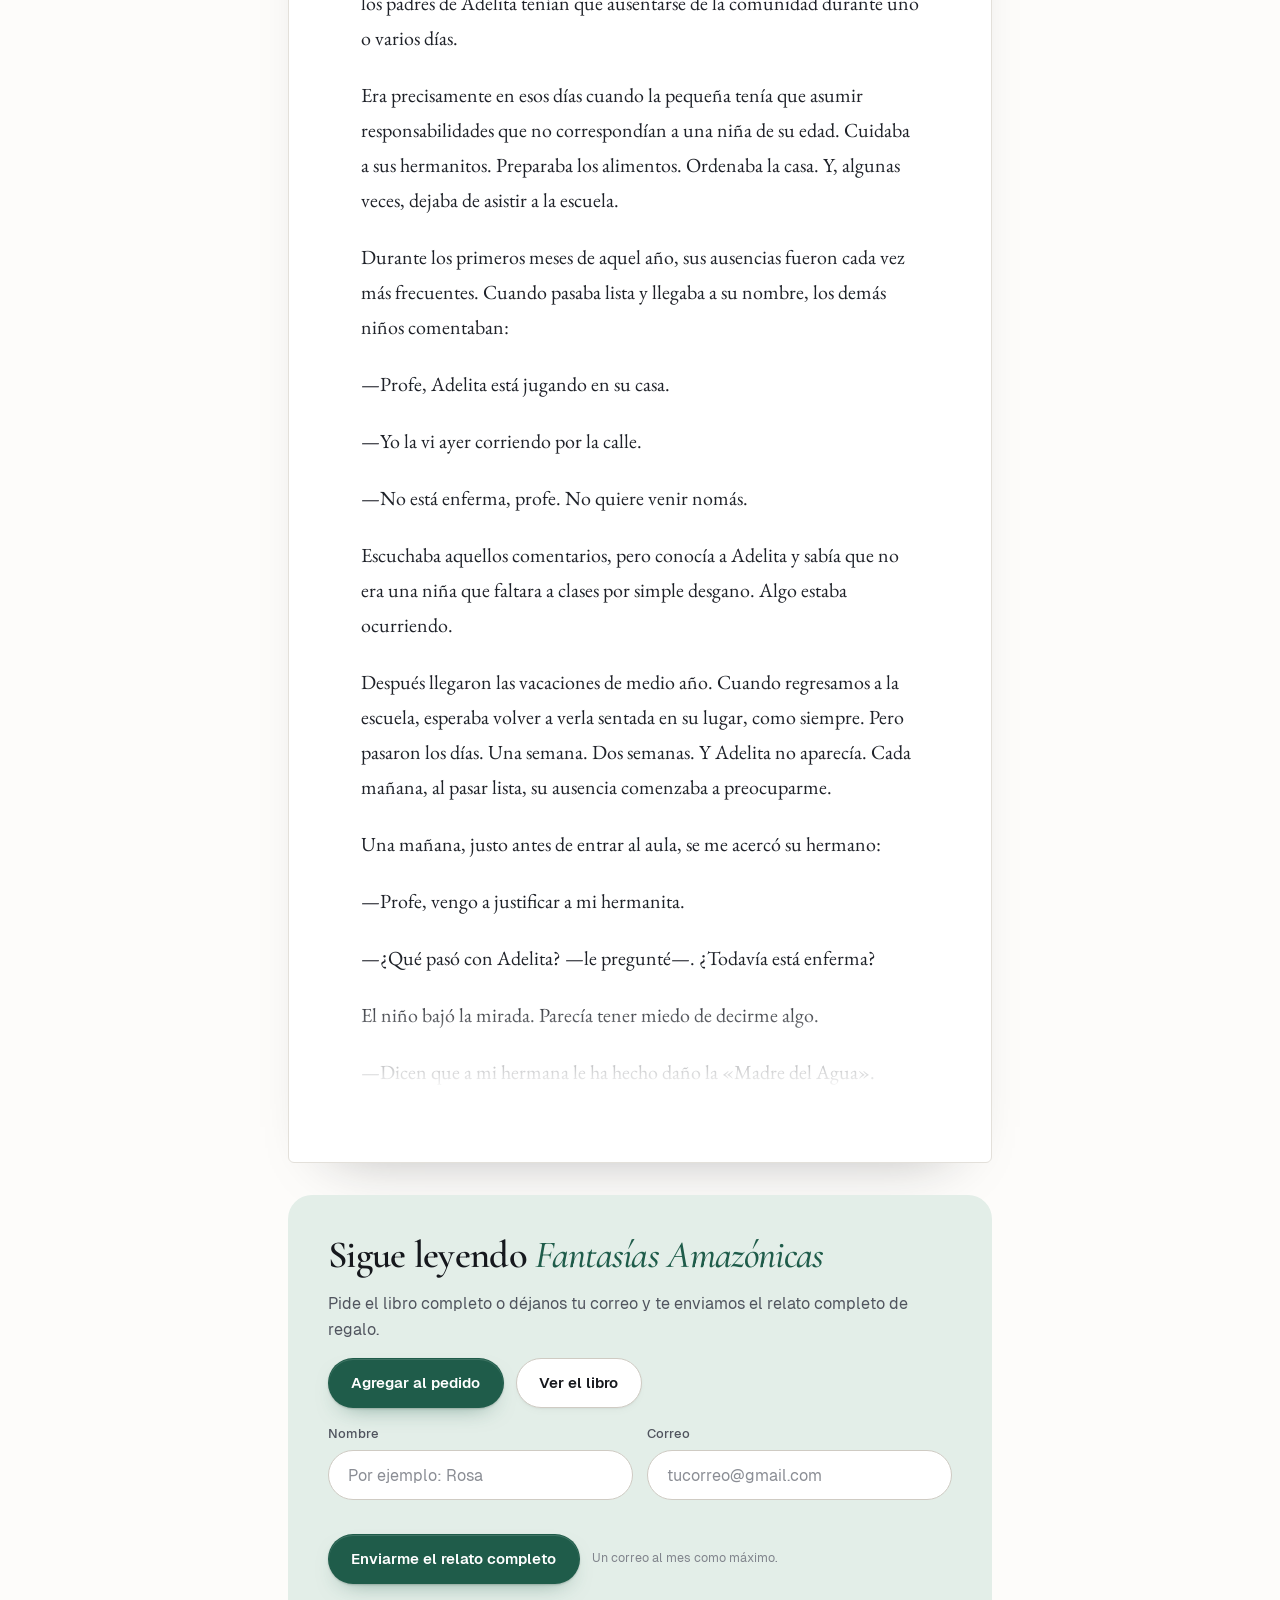
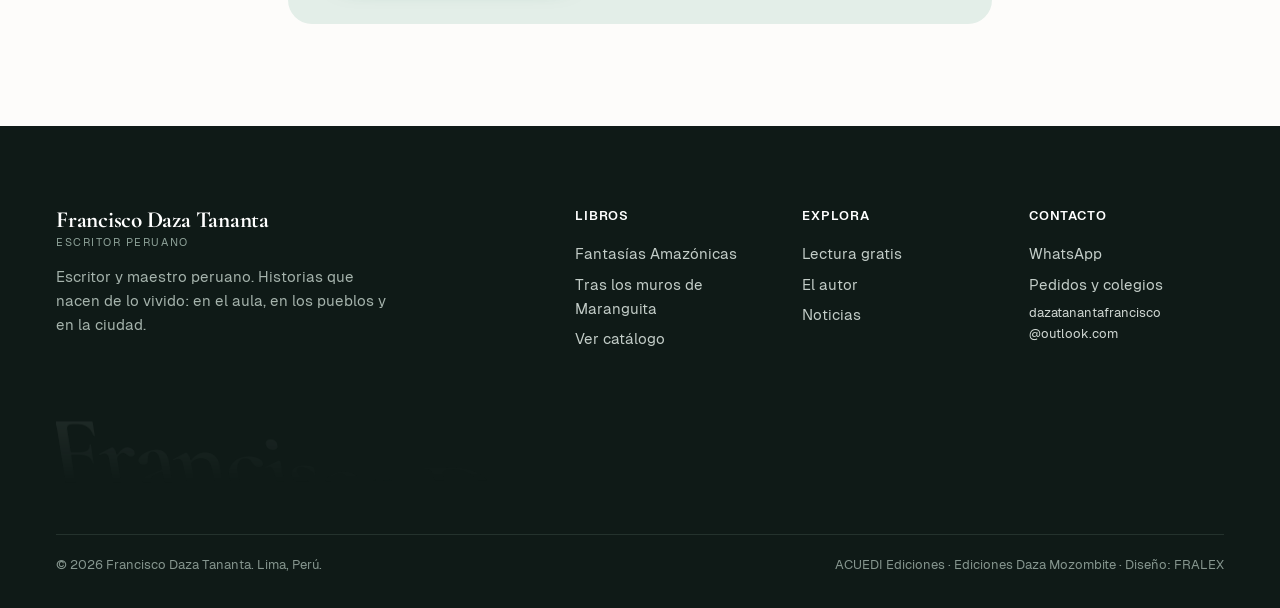
<file: leer.html>
<!doctype html>
<html lang="es">
<head>
<meta charset="utf-8">
<meta name="viewport" content="width=device-width, initial-scale=1, viewport-fit=cover">
<title>Lectura gratis · Francisco Daza Tananta</title>
<meta name="description" content="Lee gratis fragmentos de los libros de Francisco Daza Tananta.">
<meta property="og:title" content="Lectura gratis · Francisco Daza Tananta">
<meta property="og:description" content="Lee gratis fragmentos de los libros de Francisco Daza Tananta.">
<meta property="og:image" content="assets/img/francisco-daza-tananta.jpg">
<link rel="icon" href="data:image/svg+xml,%3Csvg xmlns='http://www.w3.org/2000/svg' viewBox='0 0 64 64'%3E%3Crect width='64' height='64' rx='14' fill='%231F5C4A'/%3E%3Ctext x='32' y='44' font-family='Georgia' font-size='34' font-style='italic' fill='white' text-anchor='middle'%3EF%3C/text%3E%3C/svg%3E">
<link rel="preload" href="assets/fonts/cormorant-garamond-latin-600-normal.woff2" as="font" type="font/woff2" crossorigin>
<link rel="preload" href="assets/fonts/Geist-Regular.woff2" as="font" type="font/woff2" crossorigin>
<link rel="stylesheet" href="assets/css/fonts.css">
<link rel="stylesheet" href="assets/css/styles.css">
<script>try{var t=localStorage.getItem("fdt-tema");if(t)document.documentElement.setAttribute("data-theme",t);if(sessionStorage.getItem("fdt-pase")){document.documentElement.classList.add("pase-in");sessionStorage.removeItem("fdt-pase");}}catch(e){}</script>
<meta name="page" content="leer">
</head>
<body data-page="leer">
<div id="topSentinel" style="position:absolute;top:0;height:1px;width:1px"></div>
<header class="nav">
  <div class="wrap">
    <a class="logo" href="index.html"><b>Francisco Daza Tananta</b><span>Escritor peruano</span></a>
    <nav class="menu" aria-label="Principal"><a href="index.html">Inicio</a><a href="libros.html">Libros</a><a href="leer.html" aria-current="page">Lectura gratis</a><a href="autor.html">El autor</a><a href="noticias.html">Noticias</a><a href="contacto.html">Contacto</a></nav>
    <div class="tools">
      <button class="icon-btn theme-btn" type="button" data-theme-toggle aria-label="Cambiar entre modo claro y oscuro"><svg class="sun" aria-hidden="true" viewBox="0 0 256 256" fill="currentColor"><path d="M120,40V16a8,8,0,0,1,16,0V40a8,8,0,0,1-16,0Zm72,88a64,64,0,1,1-64-64A64.07,64.07,0,0,1,192,128Zm-16,0a48,48,0,1,0-48,48A48.05,48.05,0,0,0,176,128ZM58.34,69.66A8,8,0,0,0,69.66,58.34l-16-16A8,8,0,0,0,42.34,53.66Zm0,116.68-16,16a8,8,0,0,0,11.32,11.32l16-16a8,8,0,0,0-11.32-11.32ZM192,72a8,8,0,0,0,5.66-2.34l16-16a8,8,0,0,0-11.32-11.32l-16,16A8,8,0,0,0,192,72Zm5.66,114.34a8,8,0,0,0-11.32,11.32l16,16a8,8,0,0,0,11.32-11.32ZM48,128a8,8,0,0,0-8-8H16a8,8,0,0,0,0,16H40A8,8,0,0,0,48,128Zm80,80a8,8,0,0,0-8,8v24a8,8,0,0,0,16,0V216A8,8,0,0,0,128,208Zm112-88H216a8,8,0,0,0,0,16h24a8,8,0,0,0,0-16Z"/></svg><svg class="moon" aria-hidden="true" viewBox="0 0 256 256" fill="currentColor"><path d="M233.54,142.23a8,8,0,0,0-8-2,88.08,88.08,0,0,1-109.8-109.8,8,8,0,0,0-10-10,104.84,104.84,0,0,0-52.91,37A104,104,0,0,0,136,224a103.09,103.09,0,0,0,62.52-20.88,104.84,104.84,0,0,0,37-52.91A8,8,0,0,0,233.54,142.23ZM188.9,190.34A88,88,0,0,1,65.66,67.11a89,89,0,0,1,31.4-26A106,106,0,0,0,96,56,104.11,104.11,0,0,0,200,160a106,106,0,0,0,14.92-1.06A89,89,0,0,1,188.9,190.34Z"/></svg></button>
      <button class="icon-btn" type="button" data-open-drawer="bag" aria-label="Ver mi pedido"><svg aria-hidden="true" viewBox="0 0 256 256" fill="currentColor"><path d="M239.89,198.12l-14.26-120a16,16,0,0,0-16-14.12H176a48,48,0,0,0-96,0H46.33a16,16,0,0,0-16,14.12l-14.26,120A16,16,0,0,0,20,210.6a16.13,16.13,0,0,0,12,5.4H223.92A16.13,16.13,0,0,0,236,210.6,16,16,0,0,0,239.89,198.12ZM128,32a32,32,0,0,1,32,32H96A32,32,0,0,1,128,32ZM32,200,46.33,80H80v24a8,8,0,0,0,16,0V80h64v24a8,8,0,0,0,16,0V80h33.75l14.17,120Z"/></svg><span class="count" id="bagCount">0</span></button>
      <button class="icon-btn burger" type="button" data-open-drawer="menu" aria-label="Abrir menú"><svg aria-hidden="true" viewBox="0 0 256 256" fill="currentColor"><path d="M224,128a8,8,0,0,1-8,8H40a8,8,0,0,1,0-16H216A8,8,0,0,1,224,128ZM40,72H216a8,8,0,0,0,0-16H40a8,8,0,0,0,0,16ZM216,184H40a8,8,0,0,0,0,16H216a8,8,0,0,0,0-16Z"/></svg></button>
    </div>
  </div>
</header>
<div class="drawer" id="drawer-menu" inert>
  <div class="bd" data-close-drawer></div>
  <aside class="panel" role="dialog" aria-modal="true" aria-label="Menú">
    <div class="drawer-head"><h3>Menú</h3><button class="icon-btn" type="button" data-close-drawer aria-label="Cerrar"><svg aria-hidden="true" viewBox="0 0 256 256" fill="currentColor"><path d="M205.66,194.34a8,8,0,0,1-11.32,11.32L128,139.31,61.66,205.66a8,8,0,0,1-11.32-11.32L116.69,128,50.34,61.66A8,8,0,0,1,61.66,50.34L128,116.69l66.34-66.35a8,8,0,0,1,11.32,11.32L139.31,128Z"/></svg></button></div>
    <nav class="mnav"><a href="index.html">Inicio<span>01</span></a><a href="libros.html">Libros<span>02</span></a><a href="leer.html" aria-current="page">Lectura gratis<span>03</span></a><a href="autor.html">El autor<span>04</span></a><a href="noticias.html">Noticias<span>05</span></a><a href="contacto.html">Contacto<span>06</span></a></nav>
    <div style="margin-top:auto;padding-top:2rem"><a class="btn btn-acc" style="width:100%" data-wa-general href="#">Escríbenos por WhatsApp</a></div>
  </aside>
</div>
<div class="drawer" id="drawer-bag" inert>
  <div class="bd" data-close-drawer></div>
  <aside class="panel" role="dialog" aria-modal="true" aria-label="Tu pedido">
    <div class="drawer-head"><h3>Tu pedido</h3><button class="icon-btn" type="button" data-close-drawer aria-label="Cerrar"><svg aria-hidden="true" viewBox="0 0 256 256" fill="currentColor"><path d="M205.66,194.34a8,8,0,0,1-11.32,11.32L128,139.31,61.66,205.66a8,8,0,0,1-11.32-11.32L116.69,128,50.34,61.66A8,8,0,0,1,61.66,50.34L128,116.69l66.34-66.35a8,8,0,0,1,11.32,11.32L139.31,128Z"/></svg></button></div>
    <ol class="steps-mini" id="bagSteps" aria-label="Pasos del pedido"><li class="on">Libros</li><li>Tus datos</li><li>Enviar</li></ol>
    <div class="bag-view" id="bagView1">
      <div class="bag-list" id="bagList"></div>
      <div class="bag-foot" id="bagFoot" hidden>
        <div class="bag-total"><span>Total</span><span id="bagTotal"></span></div>
        <button class="btn btn-acc" type="button" id="toCheckout">Continuar con mis datos <span class="ar">→</span></button>
        <button class="btn btn-line" type="button" data-close-drawer>Seguir viendo libros</button>
      </div>
    </div>
    <form class="bag-view checkout" id="bagView2" hidden novalidate>
      <div class="field"><label for="o-name">Tu nombre</label><input id="o-name" name="nombre" type="text" placeholder="Rosa Pérez" autocomplete="name"><span class="err e-oname"></span></div>
      <div class="field"><label for="o-city">Ciudad y distrito</label><input id="o-city" name="ciudad" type="text" placeholder="Lima, San Martín de Porres" autocomplete="address-level2"><span class="err e-ocity"></span></div>
      <fieldset class="opts"><legend>¿Cómo lo recibes?</legend>
        <label><input type="radio" name="entrega" value="Envío a domicilio" checked><span>Envío a domicilio</span></label>
        <label><input type="radio" name="entrega" value="Recojo en persona"><span>Recojo en persona</span></label>
      </fieldset>
      <fieldset class="opts"><legend>¿Cómo prefieres pagar?</legend>
        <label><input type="radio" name="pago" value="Yape" checked><span>Yape</span></label>
        <label><input type="radio" name="pago" value="Plin"><span>Plin</span></label>
        <label><input type="radio" name="pago" value="Transferencia"><span>Transferencia</span></label>
        <label><input type="radio" name="pago" value="Efectivo"><span>Efectivo</span></label>
      </fieldset>
      <div class="field"><label for="o-note">Nota (opcional)</label><input id="o-note" name="nota" type="text" placeholder="Por ejemplo: es para regalo"></div>
      <div class="sum" id="bagSum"></div>
      <button class="btn btn-acc" type="submit"><svg aria-hidden="true" viewBox="0 0 256 256" fill="currentColor"><path d="M187.58,144.84l-32-16a8,8,0,0,0-8,.5l-14.69,9.8a40.55,40.55,0,0,1-16-16l9.8-14.69a8,8,0,0,0,.5-8l-16-32A8,8,0,0,0,104,64a40,40,0,0,0-40,40,88.1,88.1,0,0,0,88,88,40,40,0,0,0,40-40A8,8,0,0,0,187.58,144.84ZM152,176a72.08,72.08,0,0,1-72-72A24,24,0,0,1,99.29,80.46l11.48,23L101,118a8,8,0,0,0-.73,7.51,56.47,56.47,0,0,0,30.15,30.15A8,8,0,0,0,138,155l14.61-9.74,23,11.48A24,24,0,0,1,152,176ZM128,24A104,104,0,0,0,36.18,176.88L24.83,210.93a16,16,0,0,0,20.24,20.24l34.05-11.35A104,104,0,1,0,128,24Zm0,192a87.87,87.87,0,0,1-44.06-11.81,8,8,0,0,0-6.54-.67L40,216,52.47,178.6a8,8,0,0,0-.66-6.54A88,88,0,1,1,128,216Z"/></svg>Enviar pedido por WhatsApp</button>
      <button class="btn btn-line" type="button" id="backToBag">← Volver a mis libros</button>
      <p class="fine">Se abre WhatsApp con tu pedido escrito. Te confirmamos el precio final y la entrega.</p>
    </form>
    <div class="bag-view sent" id="bagView3" hidden>
      <div class="sent-ico" aria-hidden="true">✓</div>
      <h4>¡Tu pedido está listo!</h4>
      <p class="muted">Se abrió WhatsApp con tu pedido. Solo toca «Enviar» en WhatsApp para que lo recibamos.</p>
      <a class="btn btn-acc" id="reopenWa" href="#" target="_blank" rel="noopener">Abrir WhatsApp otra vez</a>
      <button class="btn btn-line" type="button" id="clearBag">Empezar un pedido nuevo</button>
    </div>
  </aside>
</div>
<div class="qv" id="quickview" hidden role="dialog" aria-modal="true" aria-labelledby="qvTitle">
  <div class="bd" data-close-qv></div>
  <div class="qv-box" id="qvBox"></div>
</div>
<button class="orderpill" id="orderPill" type="button" data-open-drawer="bag" hidden><span class="op-count" id="opCount">0</span><span class="op-txt">Tu pedido</span><span class="op-total" id="opTotal"></span><span class="op-go">Ver pedido →</span></button>
<div class="scrollbar" id="scrollbar" aria-hidden="true"></div>
<div class="readbar" id="readbar"></div><section class="phead plain"><div class="wrap"><nav class="crumbs" aria-label="Ruta"><a href="index.html">Inicio</a><span>/</span><span>Lectura gratis</span></nav><h1>Lee antes de <em>comprar</em></h1><p>Un fragmento de cada libro para leer aquí mismo. Ajusta la letra y elige el modo de lectura que prefieras.</p></div></section>
<main><section class="sec"><div class="wrap">
  <div class="reader-tools">
    <div class="seg" id="readTabs" role="tablist" aria-label="Elegir fragmento"></div>
    <div style="display:flex;gap:.5rem;flex-wrap:wrap">
      <div class="seg" aria-label="Tamaño de letra"><button type="button" id="fsMinus" aria-label="Letra más pequeña">A−</button><button type="button" id="fsPlus" aria-label="Letra más grande">A+</button></div>
      <div class="seg" aria-label="Modo de lectura"><button type="button" data-theme-btn="" aria-pressed="true">Día</button><button type="button" data-theme-btn="sepia" aria-pressed="false">Sepia</button><button type="button" data-theme-btn="night" aria-pressed="false">Noche</button></div>
    </div>
  </div>
  <article class="page" id="readPage"><div class="content"></div></article>
  <div class="gate" data-rv>
    <h3>Sigue leyendo <em id="gateBook"></em></h3>
    <p class="muted">Pide el libro completo o déjanos tu correo y te enviamos el relato completo de regalo.</p>
    <div class="ctas"><button class="btn btn-acc" type="button" id="gateBuy">Agregar al pedido</button><a class="btn btn-line" id="gateLink" href="libros.html">Ver el libro</a></div>
    <form data-lead="relato" novalidate>
  <div class="fields">
    <div class="field"><label for="n-relato">Nombre</label><input id="n-relato" name="nombre" type="text" placeholder="Por ejemplo: Rosa" autocomplete="given-name"><span class="err e-name"></span></div>
    <div class="field"><label for="m-relato">Correo</label><input id="m-relato" name="correo" type="email" placeholder="tucorreo@gmail.com" autocomplete="email"><span class="err e-mail"></span></div>
  </div>
  <div class="ctas" style="align-items:center"><button class="btn btn-acc" type="submit">Enviarme el relato completo</button><span class="fine">Un correo al mes como máximo.</span></div>
</form>
  </div>
</div></section></main>
<footer>
  <div class="wrap">
    <div class="foot-top">
      <div><a class="logo" href="index.html"><b>Francisco Daza Tananta</b><span>Escritor peruano</span></a><p>Escritor y maestro peruano. Historias que nacen de lo vivido: en el aula, en los pueblos y en la ciudad.</p></div>
      <div><h5>Libros</h5><div data-books-list></div><a href="libros.html">Ver catálogo</a></div>
      <div><h5>Explora</h5><a href="leer.html">Lectura gratis</a><a href="autor.html">El autor</a><a href="noticias.html">Noticias</a></div>
      <div><h5>Contacto</h5><a data-wa-general href="#">WhatsApp</a><a href="contacto.html">Pedidos y colegios</a><code data-mail></code></div>
    </div>
    <p class="wordmark" aria-hidden="true">Francisco Daza Tananta</p>
    <div class="foot-bottom"><span>© 2026 Francisco Daza Tananta. Lima, Perú.</span><span>ACUEDI Ediciones · Ediciones Daza Mozombite · Diseño: FRALEX</span></div>
  </div>
</footer>
<button class="totop" id="totop" type="button" aria-label="Volver arriba">↑</button>
<div class="toast" id="toast" role="status" aria-live="polite"></div>
<div class="curtain" aria-hidden="true"><span>Francisco Daza Tananta</span></div>
<script src="assets/vendor/gsap.min.js"></script>
<script src="assets/vendor/ScrollTrigger.min.js"></script>
<script src="assets/vendor/lenis.min.js"></script>
<script src="assets/js/data.js"></script>
<script src="assets/js/app.js"></script>
<script src="assets/js/motion.js"></script>
</body>
</html>
</file>
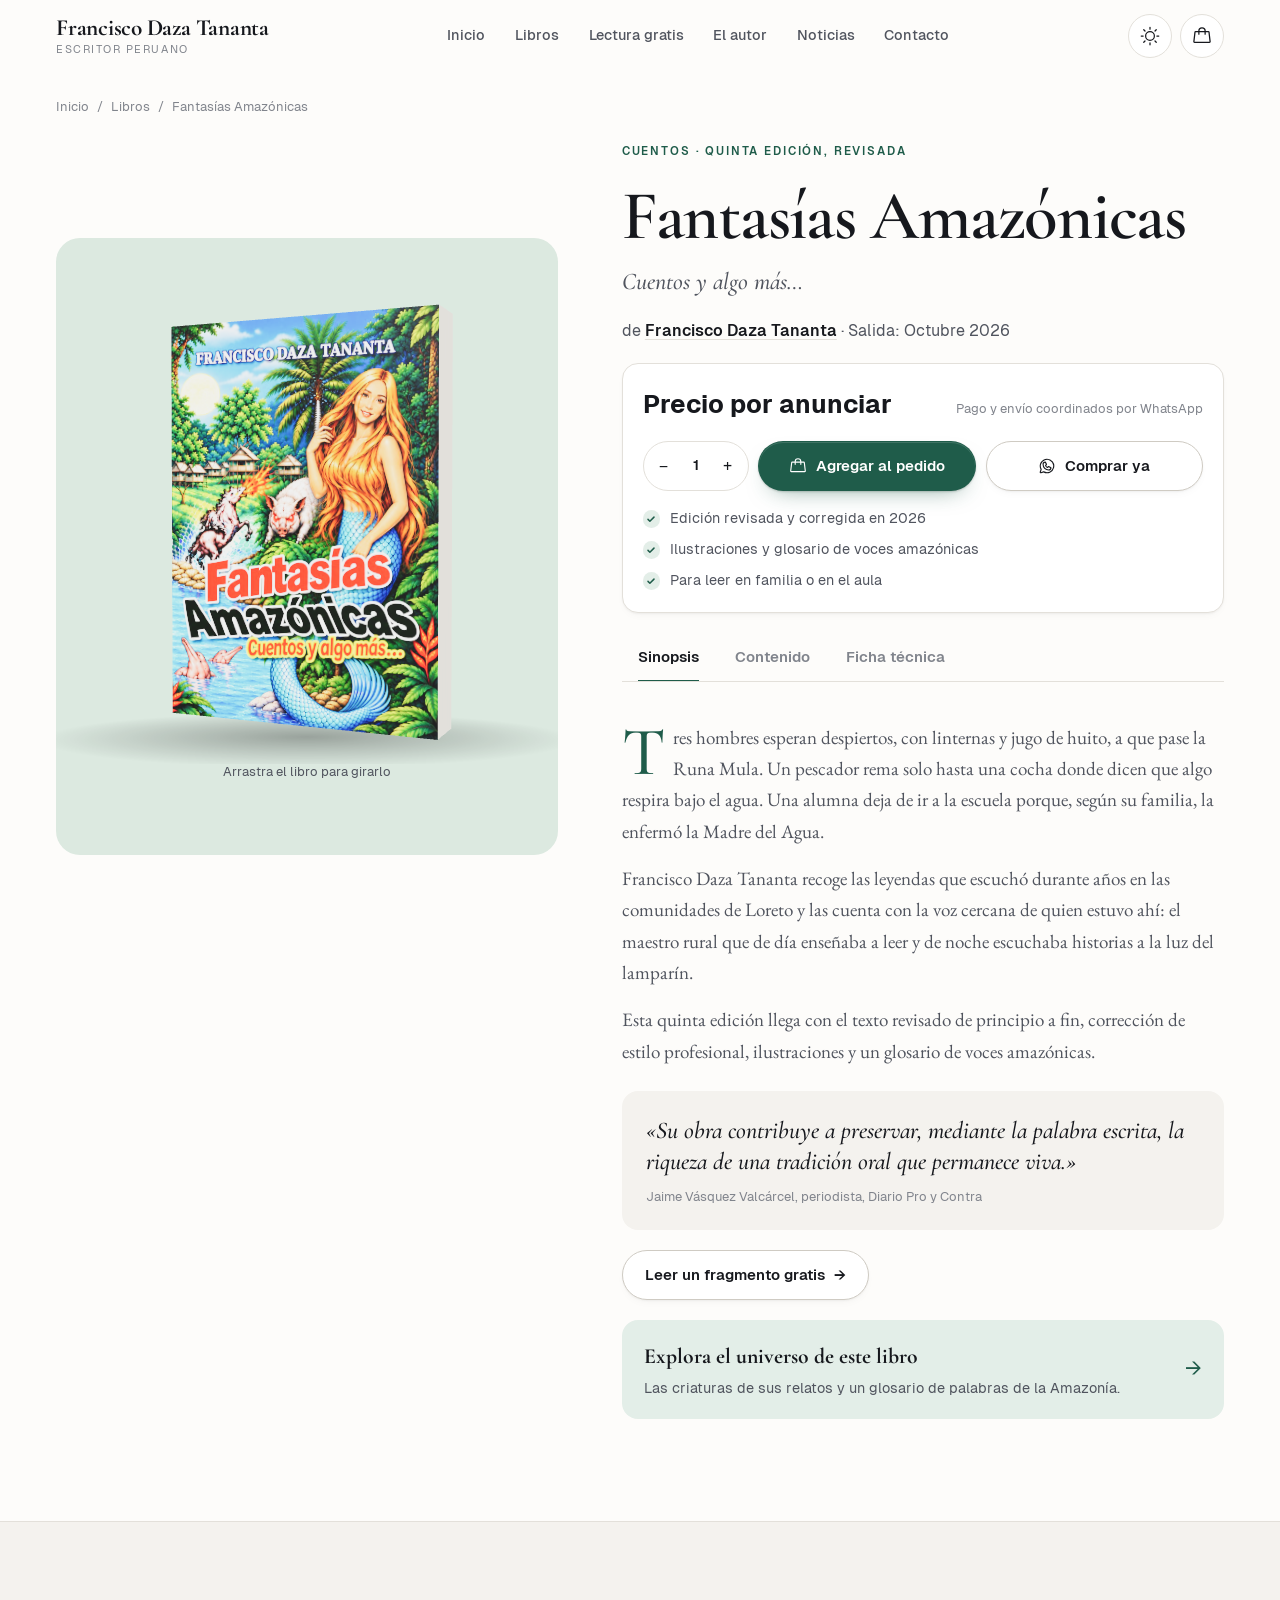
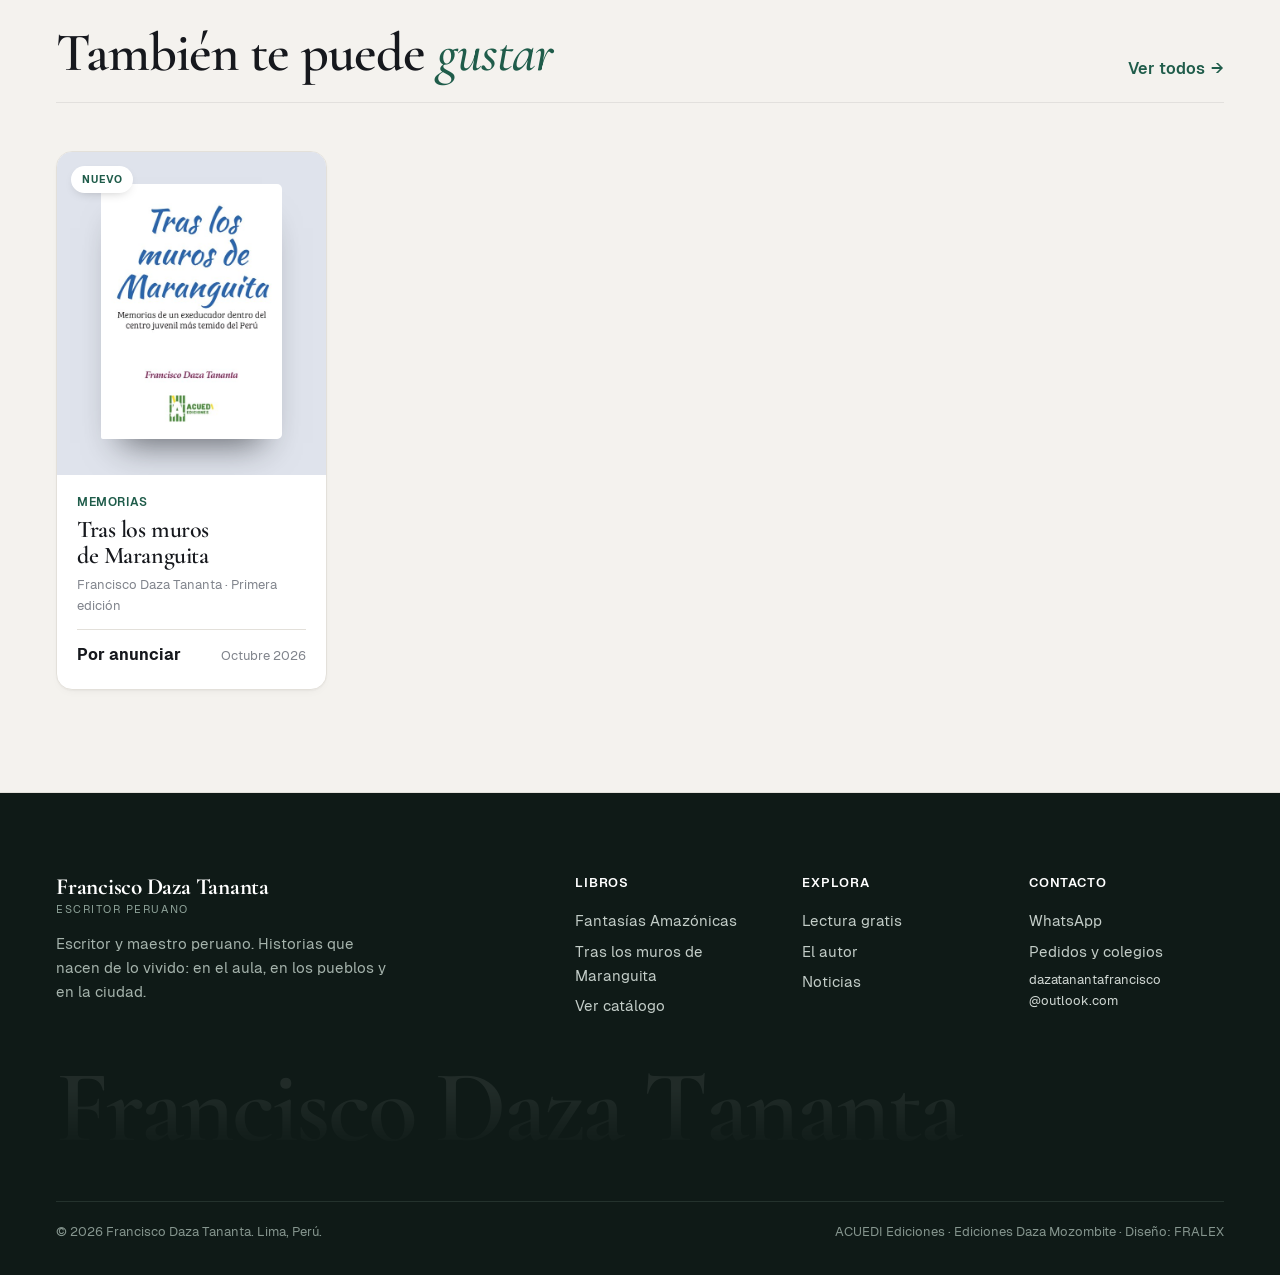
<file: libro.html>
<!doctype html>
<html lang="es">
<head>
<meta charset="utf-8">
<meta name="viewport" content="width=device-width, initial-scale=1, viewport-fit=cover">
<title>Libro · Francisco Daza Tananta</title>
<meta name="description" content="Ficha del libro: sinopsis, contenido, ficha técnica y compra por WhatsApp.">
<meta property="og:title" content="Libro · Francisco Daza Tananta">
<meta property="og:description" content="Ficha del libro: sinopsis, contenido, ficha técnica y compra por WhatsApp.">
<meta property="og:image" content="assets/img/francisco-daza-tananta.jpg">
<link rel="icon" href="data:image/svg+xml,%3Csvg xmlns='http://www.w3.org/2000/svg' viewBox='0 0 64 64'%3E%3Crect width='64' height='64' rx='14' fill='%231F5C4A'/%3E%3Ctext x='32' y='44' font-family='Georgia' font-size='34' font-style='italic' fill='white' text-anchor='middle'%3EF%3C/text%3E%3C/svg%3E">
<link rel="preload" href="assets/fonts/cormorant-garamond-latin-600-normal.woff2" as="font" type="font/woff2" crossorigin>
<link rel="preload" href="assets/fonts/Geist-Regular.woff2" as="font" type="font/woff2" crossorigin>
<link rel="stylesheet" href="assets/css/fonts.css">
<link rel="stylesheet" href="assets/css/styles.css">
<script>try{var t=localStorage.getItem("fdt-tema");if(t)document.documentElement.setAttribute("data-theme",t);if(sessionStorage.getItem("fdt-pase")){document.documentElement.classList.add("pase-in");sessionStorage.removeItem("fdt-pase");}}catch(e){}</script>
<meta name="page" content="libro">
</head>
<body data-page="libro">
<div id="topSentinel" style="position:absolute;top:0;height:1px;width:1px"></div>
<header class="nav">
  <div class="wrap">
    <a class="logo" href="index.html"><b>Francisco Daza Tananta</b><span>Escritor peruano</span></a>
    <nav class="menu" aria-label="Principal"><a href="index.html">Inicio</a><a href="libros.html">Libros</a><a href="leer.html">Lectura gratis</a><a href="autor.html">El autor</a><a href="noticias.html">Noticias</a><a href="contacto.html">Contacto</a></nav>
    <div class="tools">
      <button class="icon-btn theme-btn" type="button" data-theme-toggle aria-label="Cambiar entre modo claro y oscuro"><svg class="sun" aria-hidden="true" viewBox="0 0 256 256" fill="currentColor"><path d="M120,40V16a8,8,0,0,1,16,0V40a8,8,0,0,1-16,0Zm72,88a64,64,0,1,1-64-64A64.07,64.07,0,0,1,192,128Zm-16,0a48,48,0,1,0-48,48A48.05,48.05,0,0,0,176,128ZM58.34,69.66A8,8,0,0,0,69.66,58.34l-16-16A8,8,0,0,0,42.34,53.66Zm0,116.68-16,16a8,8,0,0,0,11.32,11.32l16-16a8,8,0,0,0-11.32-11.32ZM192,72a8,8,0,0,0,5.66-2.34l16-16a8,8,0,0,0-11.32-11.32l-16,16A8,8,0,0,0,192,72Zm5.66,114.34a8,8,0,0,0-11.32,11.32l16,16a8,8,0,0,0,11.32-11.32ZM48,128a8,8,0,0,0-8-8H16a8,8,0,0,0,0,16H40A8,8,0,0,0,48,128Zm80,80a8,8,0,0,0-8,8v24a8,8,0,0,0,16,0V216A8,8,0,0,0,128,208Zm112-88H216a8,8,0,0,0,0,16h24a8,8,0,0,0,0-16Z"/></svg><svg class="moon" aria-hidden="true" viewBox="0 0 256 256" fill="currentColor"><path d="M233.54,142.23a8,8,0,0,0-8-2,88.08,88.08,0,0,1-109.8-109.8,8,8,0,0,0-10-10,104.84,104.84,0,0,0-52.91,37A104,104,0,0,0,136,224a103.09,103.09,0,0,0,62.52-20.88,104.84,104.84,0,0,0,37-52.91A8,8,0,0,0,233.54,142.23ZM188.9,190.34A88,88,0,0,1,65.66,67.11a89,89,0,0,1,31.4-26A106,106,0,0,0,96,56,104.11,104.11,0,0,0,200,160a106,106,0,0,0,14.92-1.06A89,89,0,0,1,188.9,190.34Z"/></svg></button>
      <button class="icon-btn" type="button" data-open-drawer="bag" aria-label="Ver mi pedido"><svg aria-hidden="true" viewBox="0 0 256 256" fill="currentColor"><path d="M239.89,198.12l-14.26-120a16,16,0,0,0-16-14.12H176a48,48,0,0,0-96,0H46.33a16,16,0,0,0-16,14.12l-14.26,120A16,16,0,0,0,20,210.6a16.13,16.13,0,0,0,12,5.4H223.92A16.13,16.13,0,0,0,236,210.6,16,16,0,0,0,239.89,198.12ZM128,32a32,32,0,0,1,32,32H96A32,32,0,0,1,128,32ZM32,200,46.33,80H80v24a8,8,0,0,0,16,0V80h64v24a8,8,0,0,0,16,0V80h33.75l14.17,120Z"/></svg><span class="count" id="bagCount">0</span></button>
      <button class="icon-btn burger" type="button" data-open-drawer="menu" aria-label="Abrir menú"><svg aria-hidden="true" viewBox="0 0 256 256" fill="currentColor"><path d="M224,128a8,8,0,0,1-8,8H40a8,8,0,0,1,0-16H216A8,8,0,0,1,224,128ZM40,72H216a8,8,0,0,0,0-16H40a8,8,0,0,0,0,16ZM216,184H40a8,8,0,0,0,0,16H216a8,8,0,0,0,0-16Z"/></svg></button>
    </div>
  </div>
</header>
<div class="drawer" id="drawer-menu" inert>
  <div class="bd" data-close-drawer></div>
  <aside class="panel" role="dialog" aria-modal="true" aria-label="Menú">
    <div class="drawer-head"><h3>Menú</h3><button class="icon-btn" type="button" data-close-drawer aria-label="Cerrar"><svg aria-hidden="true" viewBox="0 0 256 256" fill="currentColor"><path d="M205.66,194.34a8,8,0,0,1-11.32,11.32L128,139.31,61.66,205.66a8,8,0,0,1-11.32-11.32L116.69,128,50.34,61.66A8,8,0,0,1,61.66,50.34L128,116.69l66.34-66.35a8,8,0,0,1,11.32,11.32L139.31,128Z"/></svg></button></div>
    <nav class="mnav"><a href="index.html">Inicio<span>01</span></a><a href="libros.html">Libros<span>02</span></a><a href="leer.html">Lectura gratis<span>03</span></a><a href="autor.html">El autor<span>04</span></a><a href="noticias.html">Noticias<span>05</span></a><a href="contacto.html">Contacto<span>06</span></a></nav>
    <div style="margin-top:auto;padding-top:2rem"><a class="btn btn-acc" style="width:100%" data-wa-general href="#">Escríbenos por WhatsApp</a></div>
  </aside>
</div>
<div class="drawer" id="drawer-bag" inert>
  <div class="bd" data-close-drawer></div>
  <aside class="panel" role="dialog" aria-modal="true" aria-label="Tu pedido">
    <div class="drawer-head"><h3>Tu pedido</h3><button class="icon-btn" type="button" data-close-drawer aria-label="Cerrar"><svg aria-hidden="true" viewBox="0 0 256 256" fill="currentColor"><path d="M205.66,194.34a8,8,0,0,1-11.32,11.32L128,139.31,61.66,205.66a8,8,0,0,1-11.32-11.32L116.69,128,50.34,61.66A8,8,0,0,1,61.66,50.34L128,116.69l66.34-66.35a8,8,0,0,1,11.32,11.32L139.31,128Z"/></svg></button></div>
    <ol class="steps-mini" id="bagSteps" aria-label="Pasos del pedido"><li class="on">Libros</li><li>Tus datos</li><li>Enviar</li></ol>
    <div class="bag-view" id="bagView1">
      <div class="bag-list" id="bagList"></div>
      <div class="bag-foot" id="bagFoot" hidden>
        <div class="bag-total"><span>Total</span><span id="bagTotal"></span></div>
        <button class="btn btn-acc" type="button" id="toCheckout">Continuar con mis datos <span class="ar">→</span></button>
        <button class="btn btn-line" type="button" data-close-drawer>Seguir viendo libros</button>
      </div>
    </div>
    <form class="bag-view checkout" id="bagView2" hidden novalidate>
      <div class="field"><label for="o-name">Tu nombre</label><input id="o-name" name="nombre" type="text" placeholder="Rosa Pérez" autocomplete="name"><span class="err e-oname"></span></div>
      <div class="field"><label for="o-city">Ciudad y distrito</label><input id="o-city" name="ciudad" type="text" placeholder="Lima, San Martín de Porres" autocomplete="address-level2"><span class="err e-ocity"></span></div>
      <fieldset class="opts"><legend>¿Cómo lo recibes?</legend>
        <label><input type="radio" name="entrega" value="Envío a domicilio" checked><span>Envío a domicilio</span></label>
        <label><input type="radio" name="entrega" value="Recojo en persona"><span>Recojo en persona</span></label>
      </fieldset>
      <fieldset class="opts"><legend>¿Cómo prefieres pagar?</legend>
        <label><input type="radio" name="pago" value="Yape" checked><span>Yape</span></label>
        <label><input type="radio" name="pago" value="Plin"><span>Plin</span></label>
        <label><input type="radio" name="pago" value="Transferencia"><span>Transferencia</span></label>
        <label><input type="radio" name="pago" value="Efectivo"><span>Efectivo</span></label>
      </fieldset>
      <div class="field"><label for="o-note">Nota (opcional)</label><input id="o-note" name="nota" type="text" placeholder="Por ejemplo: es para regalo"></div>
      <div class="sum" id="bagSum"></div>
      <button class="btn btn-acc" type="submit"><svg aria-hidden="true" viewBox="0 0 256 256" fill="currentColor"><path d="M187.58,144.84l-32-16a8,8,0,0,0-8,.5l-14.69,9.8a40.55,40.55,0,0,1-16-16l9.8-14.69a8,8,0,0,0,.5-8l-16-32A8,8,0,0,0,104,64a40,40,0,0,0-40,40,88.1,88.1,0,0,0,88,88,40,40,0,0,0,40-40A8,8,0,0,0,187.58,144.84ZM152,176a72.08,72.08,0,0,1-72-72A24,24,0,0,1,99.29,80.46l11.48,23L101,118a8,8,0,0,0-.73,7.51,56.47,56.47,0,0,0,30.15,30.15A8,8,0,0,0,138,155l14.61-9.74,23,11.48A24,24,0,0,1,152,176ZM128,24A104,104,0,0,0,36.18,176.88L24.83,210.93a16,16,0,0,0,20.24,20.24l34.05-11.35A104,104,0,1,0,128,24Zm0,192a87.87,87.87,0,0,1-44.06-11.81,8,8,0,0,0-6.54-.67L40,216,52.47,178.6a8,8,0,0,0-.66-6.54A88,88,0,1,1,128,216Z"/></svg>Enviar pedido por WhatsApp</button>
      <button class="btn btn-line" type="button" id="backToBag">← Volver a mis libros</button>
      <p class="fine">Se abre WhatsApp con tu pedido escrito. Te confirmamos el precio final y la entrega.</p>
    </form>
    <div class="bag-view sent" id="bagView3" hidden>
      <div class="sent-ico" aria-hidden="true">✓</div>
      <h4>¡Tu pedido está listo!</h4>
      <p class="muted">Se abrió WhatsApp con tu pedido. Solo toca «Enviar» en WhatsApp para que lo recibamos.</p>
      <a class="btn btn-acc" id="reopenWa" href="#" target="_blank" rel="noopener">Abrir WhatsApp otra vez</a>
      <button class="btn btn-line" type="button" id="clearBag">Empezar un pedido nuevo</button>
    </div>
  </aside>
</div>
<div class="qv" id="quickview" hidden role="dialog" aria-modal="true" aria-labelledby="qvTitle">
  <div class="bd" data-close-qv></div>
  <div class="qv-box" id="qvBox"></div>
</div>
<button class="orderpill" id="orderPill" type="button" data-open-drawer="bag" hidden><span class="op-count" id="opCount">0</span><span class="op-txt">Tu pedido</span><span class="op-total" id="opTotal"></span><span class="op-go">Ver pedido →</span></button>
<div class="scrollbar" id="scrollbar" aria-hidden="true"></div>

<main>
  <div class="wrap" style="padding-top:1.5rem" id="pdpHead"><nav class="crumbs" style="color:var(--fg-3)" aria-label="Ruta"><a href="index.html">Inicio</a><span>/</span><a href="libros.html">Libros</a><span>/</span><span id="pdpCrumb"></span></nav></div>
  <section class="sec" style="padding-top:1.5rem"><div class="wrap pdp" id="pdp"></div></section>
  <section class="sec alt"><div class="wrap">
    <div class="sec-head" data-rv><div><h2>También te puede <em>gustar</em></h2></div><a class="link" href="libros.html">Ver todos <span class="ar">→</span></a></div>
    <div class="grid" id="related"></div>
  </div></section>
</main>
<footer>
  <div class="wrap">
    <div class="foot-top">
      <div><a class="logo" href="index.html"><b>Francisco Daza Tananta</b><span>Escritor peruano</span></a><p>Escritor y maestro peruano. Historias que nacen de lo vivido: en el aula, en los pueblos y en la ciudad.</p></div>
      <div><h5>Libros</h5><div data-books-list></div><a href="libros.html">Ver catálogo</a></div>
      <div><h5>Explora</h5><a href="leer.html">Lectura gratis</a><a href="autor.html">El autor</a><a href="noticias.html">Noticias</a></div>
      <div><h5>Contacto</h5><a data-wa-general href="#">WhatsApp</a><a href="contacto.html">Pedidos y colegios</a><code data-mail></code></div>
    </div>
    <p class="wordmark" aria-hidden="true">Francisco Daza Tananta</p>
    <div class="foot-bottom"><span>© 2026 Francisco Daza Tananta. Lima, Perú.</span><span>ACUEDI Ediciones · Ediciones Daza Mozombite · Diseño: FRALEX</span></div>
  </div>
</footer>
<button class="totop" id="totop" type="button" aria-label="Volver arriba">↑</button>
<div class="toast" id="toast" role="status" aria-live="polite"></div>
<div class="curtain" aria-hidden="true"><span>Francisco Daza Tananta</span></div>
<script src="assets/vendor/gsap.min.js"></script>
<script src="assets/vendor/ScrollTrigger.min.js"></script>
<script src="assets/vendor/lenis.min.js"></script>
<script src="assets/js/data.js"></script>
<script src="assets/js/app.js"></script>
<script src="assets/js/motion.js"></script>
</body>
</html>
</file>
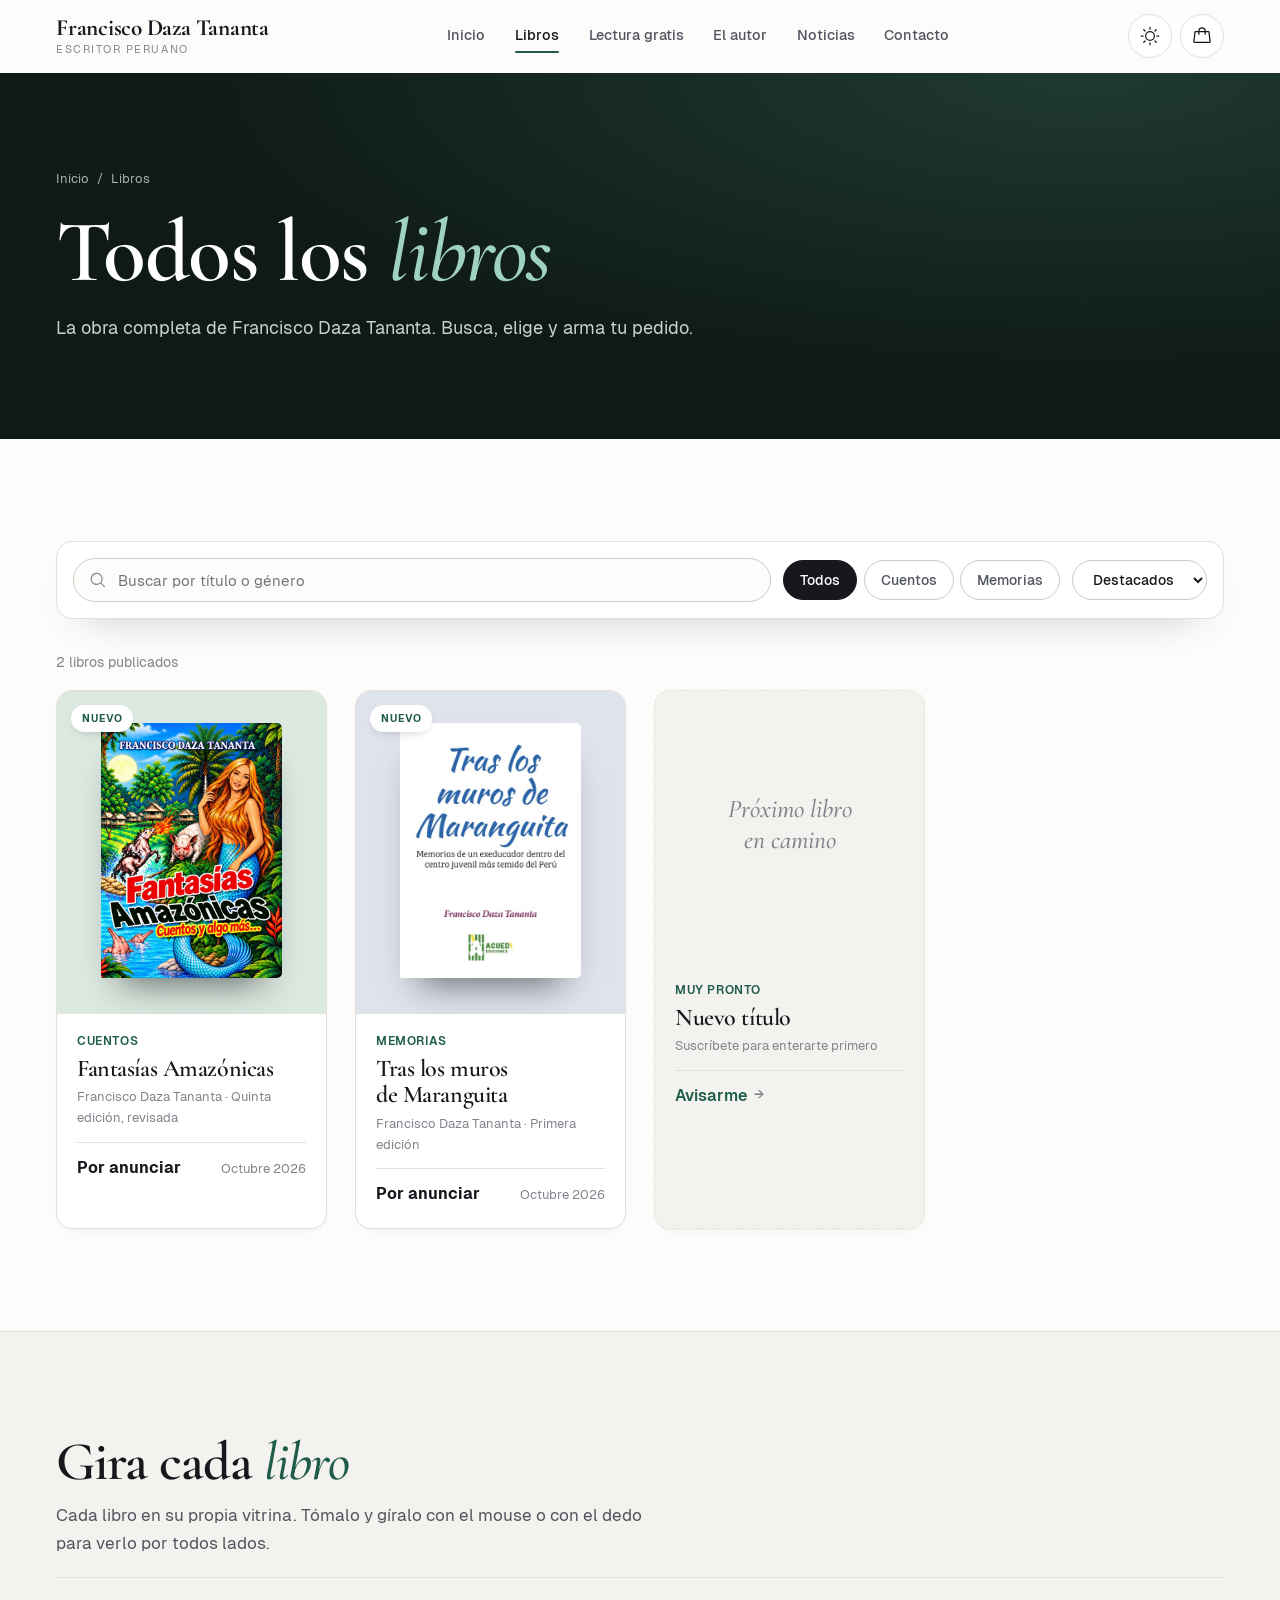
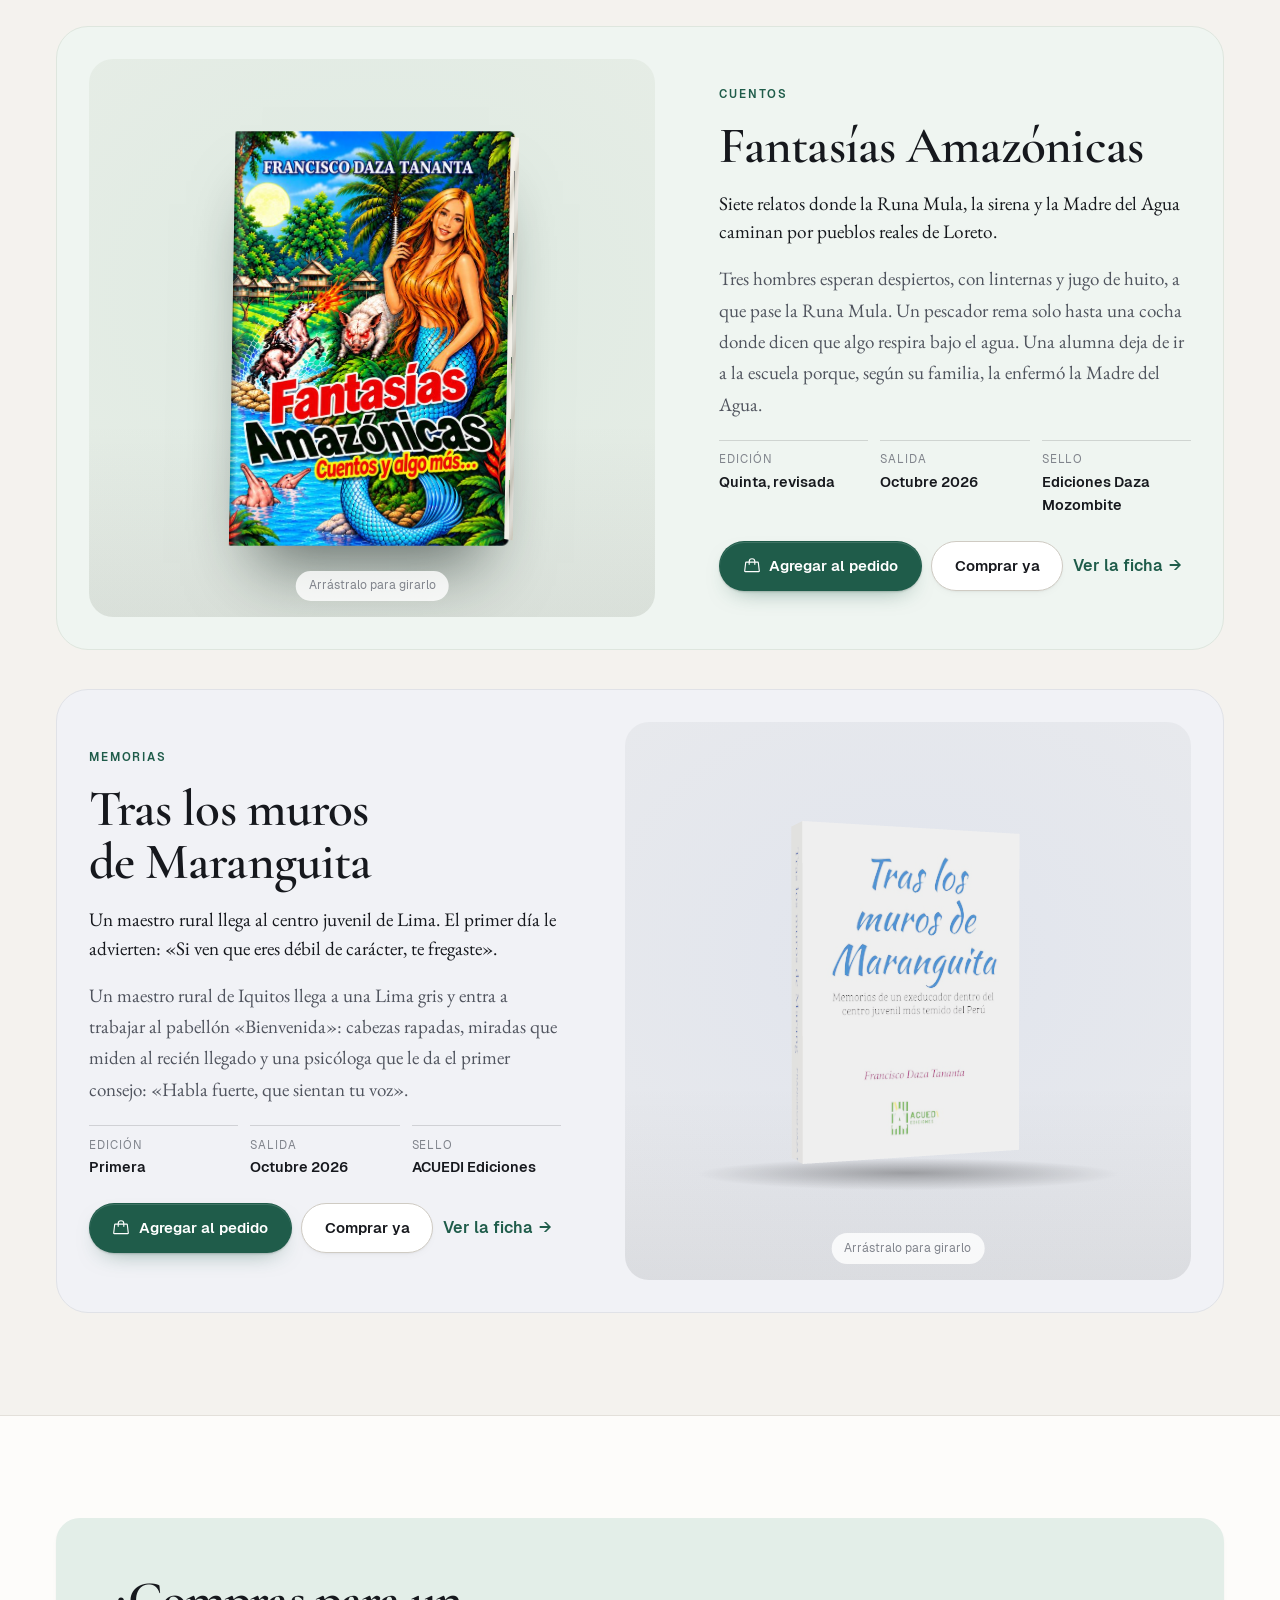
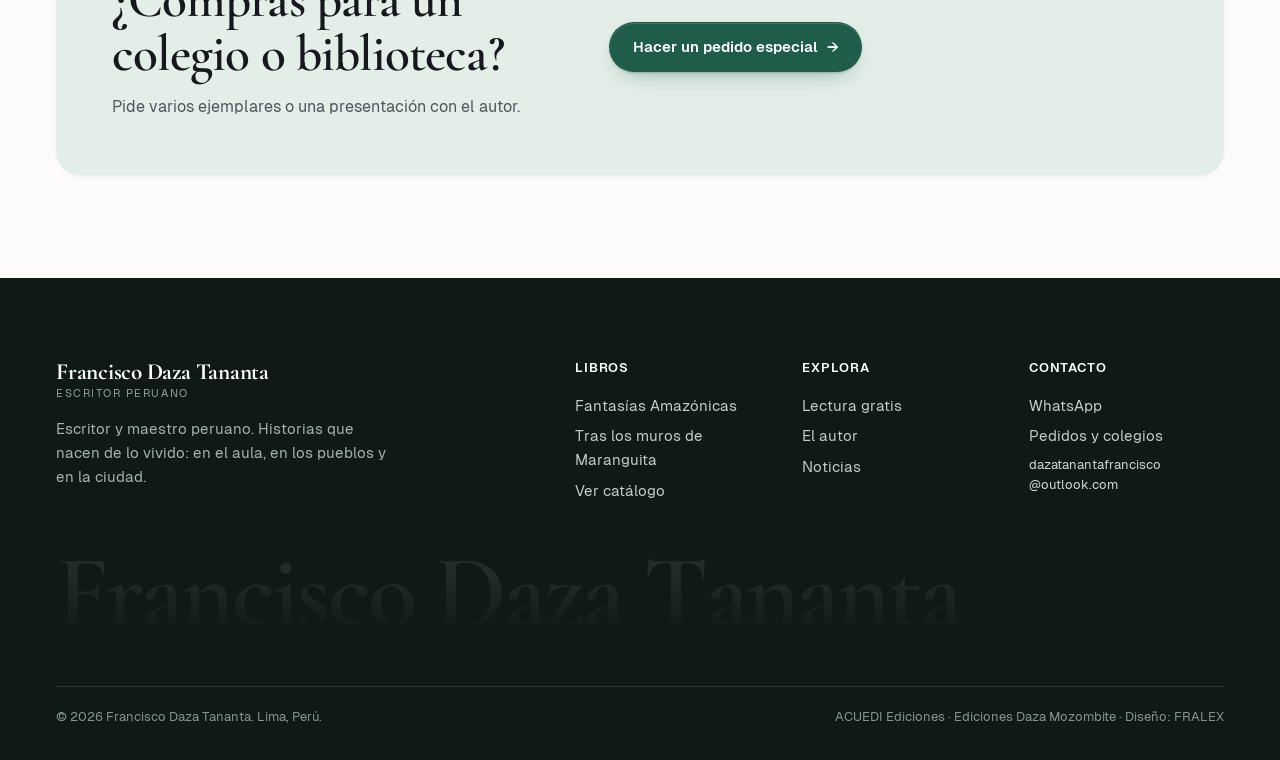
<file: libros.html>
<!doctype html>
<html lang="es">
<head>
<meta charset="utf-8">
<meta name="viewport" content="width=device-width, initial-scale=1, viewport-fit=cover">
<title>Catálogo · Francisco Daza Tananta</title>
<meta name="description" content="Todos los libros de Francisco Daza Tananta. Busca, filtra y arma tu pedido.">
<meta property="og:title" content="Catálogo · Francisco Daza Tananta">
<meta property="og:description" content="Todos los libros de Francisco Daza Tananta. Busca, filtra y arma tu pedido.">
<meta property="og:image" content="assets/img/francisco-daza-tananta.jpg">
<link rel="icon" href="data:image/svg+xml,%3Csvg xmlns='http://www.w3.org/2000/svg' viewBox='0 0 64 64'%3E%3Crect width='64' height='64' rx='14' fill='%231F5C4A'/%3E%3Ctext x='32' y='44' font-family='Georgia' font-size='34' font-style='italic' fill='white' text-anchor='middle'%3EF%3C/text%3E%3C/svg%3E">
<link rel="preload" href="assets/fonts/cormorant-garamond-latin-600-normal.woff2" as="font" type="font/woff2" crossorigin>
<link rel="preload" href="assets/fonts/Geist-Regular.woff2" as="font" type="font/woff2" crossorigin>
<link rel="stylesheet" href="assets/css/fonts.css">
<link rel="stylesheet" href="assets/css/styles.css">
<script>try{var t=localStorage.getItem("fdt-tema");if(t)document.documentElement.setAttribute("data-theme",t);if(sessionStorage.getItem("fdt-pase")){document.documentElement.classList.add("pase-in");sessionStorage.removeItem("fdt-pase");}}catch(e){}</script>
<meta name="page" content="libros">
</head>
<body data-page="libros">
<div id="topSentinel" style="position:absolute;top:0;height:1px;width:1px"></div>
<header class="nav">
  <div class="wrap">
    <a class="logo" href="index.html"><b>Francisco Daza Tananta</b><span>Escritor peruano</span></a>
    <nav class="menu" aria-label="Principal"><a href="index.html">Inicio</a><a href="libros.html" aria-current="page">Libros</a><a href="leer.html">Lectura gratis</a><a href="autor.html">El autor</a><a href="noticias.html">Noticias</a><a href="contacto.html">Contacto</a></nav>
    <div class="tools">
      <button class="icon-btn theme-btn" type="button" data-theme-toggle aria-label="Cambiar entre modo claro y oscuro"><svg class="sun" aria-hidden="true" viewBox="0 0 256 256" fill="currentColor"><path d="M120,40V16a8,8,0,0,1,16,0V40a8,8,0,0,1-16,0Zm72,88a64,64,0,1,1-64-64A64.07,64.07,0,0,1,192,128Zm-16,0a48,48,0,1,0-48,48A48.05,48.05,0,0,0,176,128ZM58.34,69.66A8,8,0,0,0,69.66,58.34l-16-16A8,8,0,0,0,42.34,53.66Zm0,116.68-16,16a8,8,0,0,0,11.32,11.32l16-16a8,8,0,0,0-11.32-11.32ZM192,72a8,8,0,0,0,5.66-2.34l16-16a8,8,0,0,0-11.32-11.32l-16,16A8,8,0,0,0,192,72Zm5.66,114.34a8,8,0,0,0-11.32,11.32l16,16a8,8,0,0,0,11.32-11.32ZM48,128a8,8,0,0,0-8-8H16a8,8,0,0,0,0,16H40A8,8,0,0,0,48,128Zm80,80a8,8,0,0,0-8,8v24a8,8,0,0,0,16,0V216A8,8,0,0,0,128,208Zm112-88H216a8,8,0,0,0,0,16h24a8,8,0,0,0,0-16Z"/></svg><svg class="moon" aria-hidden="true" viewBox="0 0 256 256" fill="currentColor"><path d="M233.54,142.23a8,8,0,0,0-8-2,88.08,88.08,0,0,1-109.8-109.8,8,8,0,0,0-10-10,104.84,104.84,0,0,0-52.91,37A104,104,0,0,0,136,224a103.09,103.09,0,0,0,62.52-20.88,104.84,104.84,0,0,0,37-52.91A8,8,0,0,0,233.54,142.23ZM188.9,190.34A88,88,0,0,1,65.66,67.11a89,89,0,0,1,31.4-26A106,106,0,0,0,96,56,104.11,104.11,0,0,0,200,160a106,106,0,0,0,14.92-1.06A89,89,0,0,1,188.9,190.34Z"/></svg></button>
      <button class="icon-btn" type="button" data-open-drawer="bag" aria-label="Ver mi pedido"><svg aria-hidden="true" viewBox="0 0 256 256" fill="currentColor"><path d="M239.89,198.12l-14.26-120a16,16,0,0,0-16-14.12H176a48,48,0,0,0-96,0H46.33a16,16,0,0,0-16,14.12l-14.26,120A16,16,0,0,0,20,210.6a16.13,16.13,0,0,0,12,5.4H223.92A16.13,16.13,0,0,0,236,210.6,16,16,0,0,0,239.89,198.12ZM128,32a32,32,0,0,1,32,32H96A32,32,0,0,1,128,32ZM32,200,46.33,80H80v24a8,8,0,0,0,16,0V80h64v24a8,8,0,0,0,16,0V80h33.75l14.17,120Z"/></svg><span class="count" id="bagCount">0</span></button>
      <button class="icon-btn burger" type="button" data-open-drawer="menu" aria-label="Abrir menú"><svg aria-hidden="true" viewBox="0 0 256 256" fill="currentColor"><path d="M224,128a8,8,0,0,1-8,8H40a8,8,0,0,1,0-16H216A8,8,0,0,1,224,128ZM40,72H216a8,8,0,0,0,0-16H40a8,8,0,0,0,0,16ZM216,184H40a8,8,0,0,0,0,16H216a8,8,0,0,0,0-16Z"/></svg></button>
    </div>
  </div>
</header>
<div class="drawer" id="drawer-menu" inert>
  <div class="bd" data-close-drawer></div>
  <aside class="panel" role="dialog" aria-modal="true" aria-label="Menú">
    <div class="drawer-head"><h3>Menú</h3><button class="icon-btn" type="button" data-close-drawer aria-label="Cerrar"><svg aria-hidden="true" viewBox="0 0 256 256" fill="currentColor"><path d="M205.66,194.34a8,8,0,0,1-11.32,11.32L128,139.31,61.66,205.66a8,8,0,0,1-11.32-11.32L116.69,128,50.34,61.66A8,8,0,0,1,61.66,50.34L128,116.69l66.34-66.35a8,8,0,0,1,11.32,11.32L139.31,128Z"/></svg></button></div>
    <nav class="mnav"><a href="index.html">Inicio<span>01</span></a><a href="libros.html" aria-current="page">Libros<span>02</span></a><a href="leer.html">Lectura gratis<span>03</span></a><a href="autor.html">El autor<span>04</span></a><a href="noticias.html">Noticias<span>05</span></a><a href="contacto.html">Contacto<span>06</span></a></nav>
    <div style="margin-top:auto;padding-top:2rem"><a class="btn btn-acc" style="width:100%" data-wa-general href="#">Escríbenos por WhatsApp</a></div>
  </aside>
</div>
<div class="drawer" id="drawer-bag" inert>
  <div class="bd" data-close-drawer></div>
  <aside class="panel" role="dialog" aria-modal="true" aria-label="Tu pedido">
    <div class="drawer-head"><h3>Tu pedido</h3><button class="icon-btn" type="button" data-close-drawer aria-label="Cerrar"><svg aria-hidden="true" viewBox="0 0 256 256" fill="currentColor"><path d="M205.66,194.34a8,8,0,0,1-11.32,11.32L128,139.31,61.66,205.66a8,8,0,0,1-11.32-11.32L116.69,128,50.34,61.66A8,8,0,0,1,61.66,50.34L128,116.69l66.34-66.35a8,8,0,0,1,11.32,11.32L139.31,128Z"/></svg></button></div>
    <ol class="steps-mini" id="bagSteps" aria-label="Pasos del pedido"><li class="on">Libros</li><li>Tus datos</li><li>Enviar</li></ol>
    <div class="bag-view" id="bagView1">
      <div class="bag-list" id="bagList"></div>
      <div class="bag-foot" id="bagFoot" hidden>
        <div class="bag-total"><span>Total</span><span id="bagTotal"></span></div>
        <button class="btn btn-acc" type="button" id="toCheckout">Continuar con mis datos <span class="ar">→</span></button>
        <button class="btn btn-line" type="button" data-close-drawer>Seguir viendo libros</button>
      </div>
    </div>
    <form class="bag-view checkout" id="bagView2" hidden novalidate>
      <div class="field"><label for="o-name">Tu nombre</label><input id="o-name" name="nombre" type="text" placeholder="Rosa Pérez" autocomplete="name"><span class="err e-oname"></span></div>
      <div class="field"><label for="o-city">Ciudad y distrito</label><input id="o-city" name="ciudad" type="text" placeholder="Lima, San Martín de Porres" autocomplete="address-level2"><span class="err e-ocity"></span></div>
      <fieldset class="opts"><legend>¿Cómo lo recibes?</legend>
        <label><input type="radio" name="entrega" value="Envío a domicilio" checked><span>Envío a domicilio</span></label>
        <label><input type="radio" name="entrega" value="Recojo en persona"><span>Recojo en persona</span></label>
      </fieldset>
      <fieldset class="opts"><legend>¿Cómo prefieres pagar?</legend>
        <label><input type="radio" name="pago" value="Yape" checked><span>Yape</span></label>
        <label><input type="radio" name="pago" value="Plin"><span>Plin</span></label>
        <label><input type="radio" name="pago" value="Transferencia"><span>Transferencia</span></label>
        <label><input type="radio" name="pago" value="Efectivo"><span>Efectivo</span></label>
      </fieldset>
      <div class="field"><label for="o-note">Nota (opcional)</label><input id="o-note" name="nota" type="text" placeholder="Por ejemplo: es para regalo"></div>
      <div class="sum" id="bagSum"></div>
      <button class="btn btn-acc" type="submit"><svg aria-hidden="true" viewBox="0 0 256 256" fill="currentColor"><path d="M187.58,144.84l-32-16a8,8,0,0,0-8,.5l-14.69,9.8a40.55,40.55,0,0,1-16-16l9.8-14.69a8,8,0,0,0,.5-8l-16-32A8,8,0,0,0,104,64a40,40,0,0,0-40,40,88.1,88.1,0,0,0,88,88,40,40,0,0,0,40-40A8,8,0,0,0,187.58,144.84ZM152,176a72.08,72.08,0,0,1-72-72A24,24,0,0,1,99.29,80.46l11.48,23L101,118a8,8,0,0,0-.73,7.51,56.47,56.47,0,0,0,30.15,30.15A8,8,0,0,0,138,155l14.61-9.74,23,11.48A24,24,0,0,1,152,176ZM128,24A104,104,0,0,0,36.18,176.88L24.83,210.93a16,16,0,0,0,20.24,20.24l34.05-11.35A104,104,0,1,0,128,24Zm0,192a87.87,87.87,0,0,1-44.06-11.81,8,8,0,0,0-6.54-.67L40,216,52.47,178.6a8,8,0,0,0-.66-6.54A88,88,0,1,1,128,216Z"/></svg>Enviar pedido por WhatsApp</button>
      <button class="btn btn-line" type="button" id="backToBag">← Volver a mis libros</button>
      <p class="fine">Se abre WhatsApp con tu pedido escrito. Te confirmamos el precio final y la entrega.</p>
    </form>
    <div class="bag-view sent" id="bagView3" hidden>
      <div class="sent-ico" aria-hidden="true">✓</div>
      <h4>¡Tu pedido está listo!</h4>
      <p class="muted">Se abrió WhatsApp con tu pedido. Solo toca «Enviar» en WhatsApp para que lo recibamos.</p>
      <a class="btn btn-acc" id="reopenWa" href="#" target="_blank" rel="noopener">Abrir WhatsApp otra vez</a>
      <button class="btn btn-line" type="button" id="clearBag">Empezar un pedido nuevo</button>
    </div>
  </aside>
</div>
<div class="qv" id="quickview" hidden role="dialog" aria-modal="true" aria-labelledby="qvTitle">
  <div class="bd" data-close-qv></div>
  <div class="qv-box" id="qvBox"></div>
</div>
<button class="orderpill" id="orderPill" type="button" data-open-drawer="bag" hidden><span class="op-count" id="opCount">0</span><span class="op-txt">Tu pedido</span><span class="op-total" id="opTotal"></span><span class="op-go">Ver pedido →</span></button>
<div class="scrollbar" id="scrollbar" aria-hidden="true"></div>
<section class="phead plain"><div class="wrap"><nav class="crumbs" aria-label="Ruta"><a href="index.html">Inicio</a><span>/</span><span>Libros</span></nav><h1>Todos los <em>libros</em></h1><p>La obra completa de Francisco Daza Tananta. Busca, elige y arma tu pedido.</p></div></section>
<main><section class="sec"><div class="wrap">
  <div class="toolbar">
    <label class="search"><span class="sr" hidden>Buscar</span><svg aria-hidden="true" viewBox="0 0 256 256" fill="currentColor"><path d="M229.66,218.34l-50.07-50.06a88.11,88.11,0,1,0-11.31,11.31l50.06,50.07a8,8,0,0,0,11.32-11.32ZM40,112a72,72,0,1,1,72,72A72.08,72.08,0,0,1,40,112Z"/></svg><input id="catSearch" type="search" placeholder="Buscar por título o género" aria-label="Buscar libros"></label>
    <div class="chips" id="catChips" role="group" aria-label="Filtrar por género"></div>
    <select class="sort" id="catSort" aria-label="Ordenar"><option value="">Destacados</option><option value="az">Título A-Z</option><option value="precio">Precio</option></select>
  </div>
  <span id="catThemes" hidden></span>
  <p class="result" id="catResult"></p>
  <div class="grid" id="catGrid"></div>
</div></section>
  <section class="sec alt showcase" aria-labelledby="h-show">
    <div class="wrap">
      <header class="sec-head" data-rv><div><h2 id="h-show">Gira cada <em>libro</em></h2><p class="lead">Cada libro en su propia vitrina. Tómalo y gíralo con el mouse o con el dedo para verlo por todos lados.</p></div></header>
      <div class="sc-books" id="scList"></div>
    </div>
  </section>
<section class="sec"><div class="wrap"><div class="subscribe" data-rv>
  <div><h2>¿Compras para un colegio o biblioteca?</h2><p class="muted" style="margin-top:.75rem">Pide varios ejemplares o una presentación con el autor.</p></div>
  <div class="ctas"><a class="btn btn-acc" href="contacto.html">Hacer un pedido especial <span class="ar">→</span></a></div>
</div></div></section></main>
<footer>
  <div class="wrap">
    <div class="foot-top">
      <div><a class="logo" href="index.html"><b>Francisco Daza Tananta</b><span>Escritor peruano</span></a><p>Escritor y maestro peruano. Historias que nacen de lo vivido: en el aula, en los pueblos y en la ciudad.</p></div>
      <div><h5>Libros</h5><div data-books-list></div><a href="libros.html">Ver catálogo</a></div>
      <div><h5>Explora</h5><a href="leer.html">Lectura gratis</a><a href="autor.html">El autor</a><a href="noticias.html">Noticias</a></div>
      <div><h5>Contacto</h5><a data-wa-general href="#">WhatsApp</a><a href="contacto.html">Pedidos y colegios</a><code data-mail></code></div>
    </div>
    <p class="wordmark" aria-hidden="true">Francisco Daza Tananta</p>
    <div class="foot-bottom"><span>© 2026 Francisco Daza Tananta. Lima, Perú.</span><span>ACUEDI Ediciones · Ediciones Daza Mozombite · Diseño: FRALEX</span></div>
  </div>
</footer>
<button class="totop" id="totop" type="button" aria-label="Volver arriba">↑</button>
<div class="toast" id="toast" role="status" aria-live="polite"></div>
<div class="curtain" aria-hidden="true"><span>Francisco Daza Tananta</span></div>
<script src="assets/vendor/gsap.min.js"></script>
<script src="assets/vendor/ScrollTrigger.min.js"></script>
<script src="assets/vendor/lenis.min.js"></script>
<script src="assets/js/data.js"></script>
<script src="assets/js/app.js"></script>
<script src="assets/js/motion.js"></script>
</body>
</html>
</file>
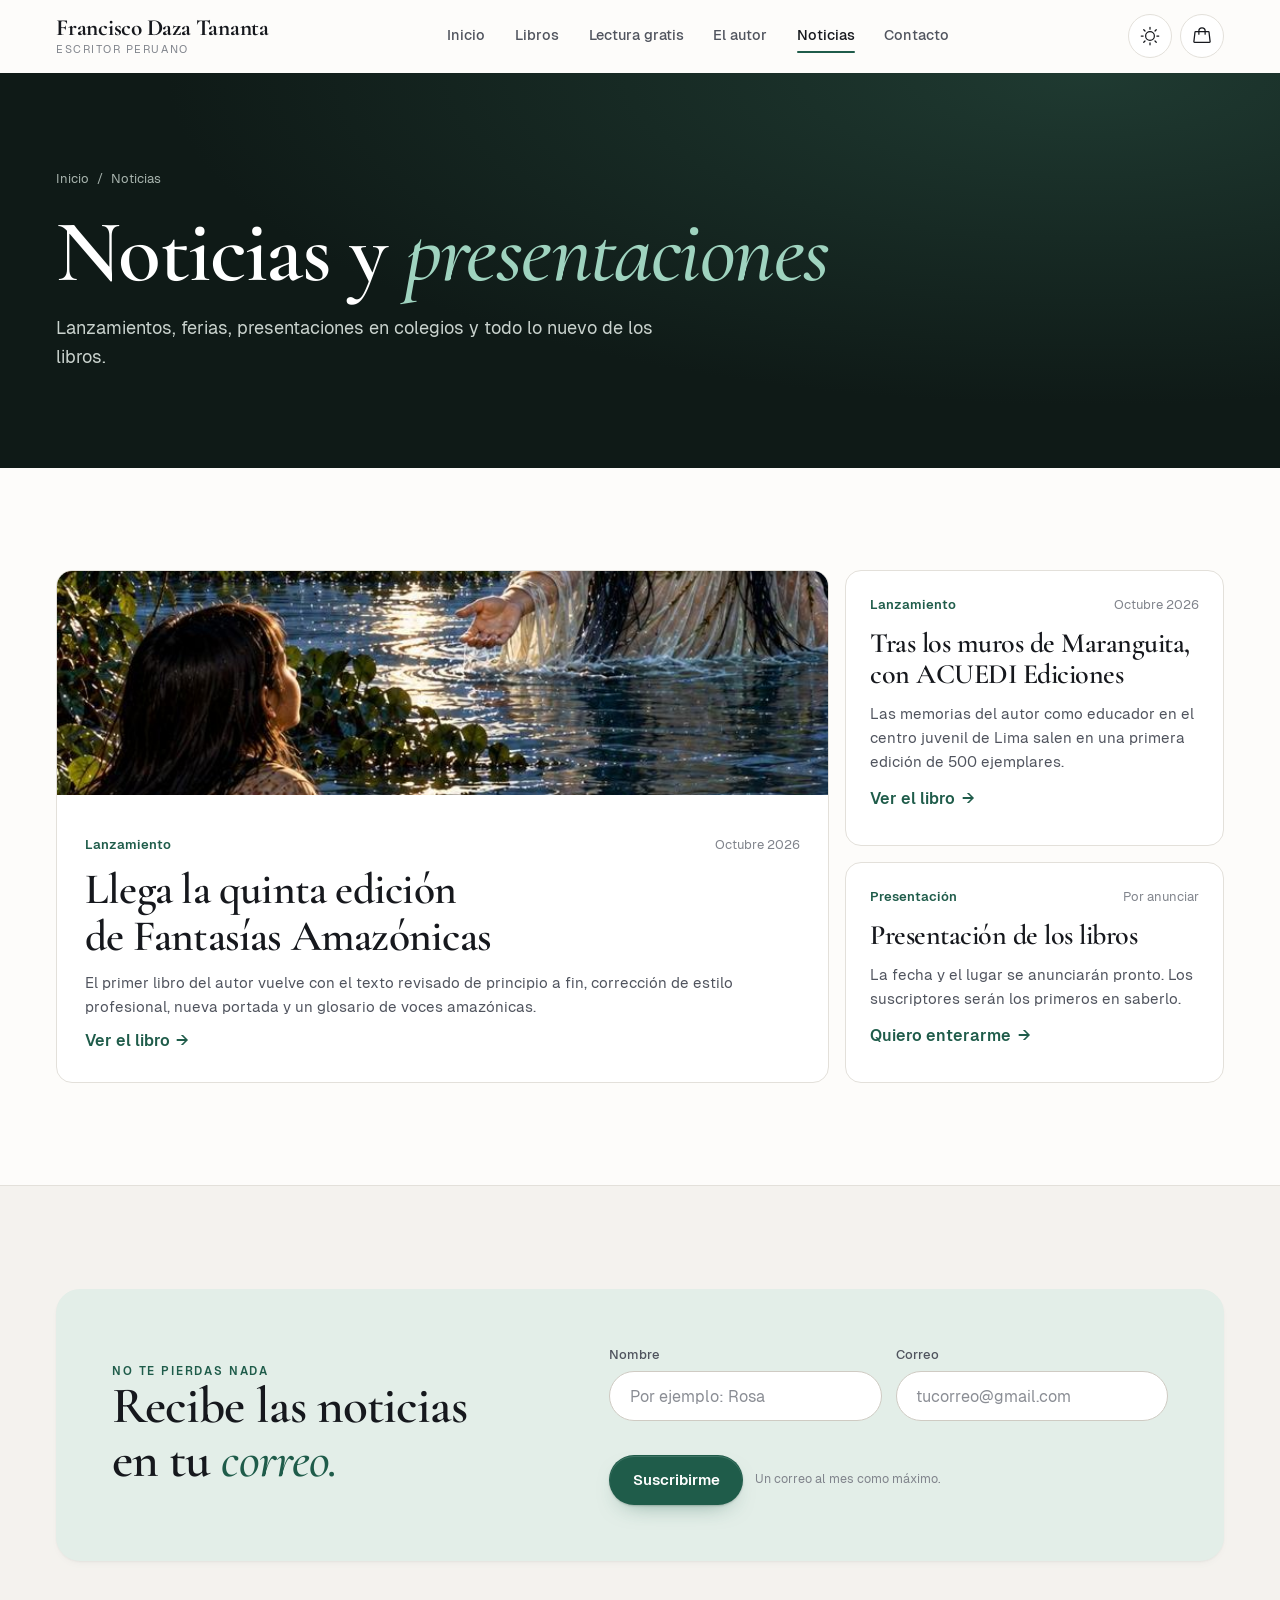
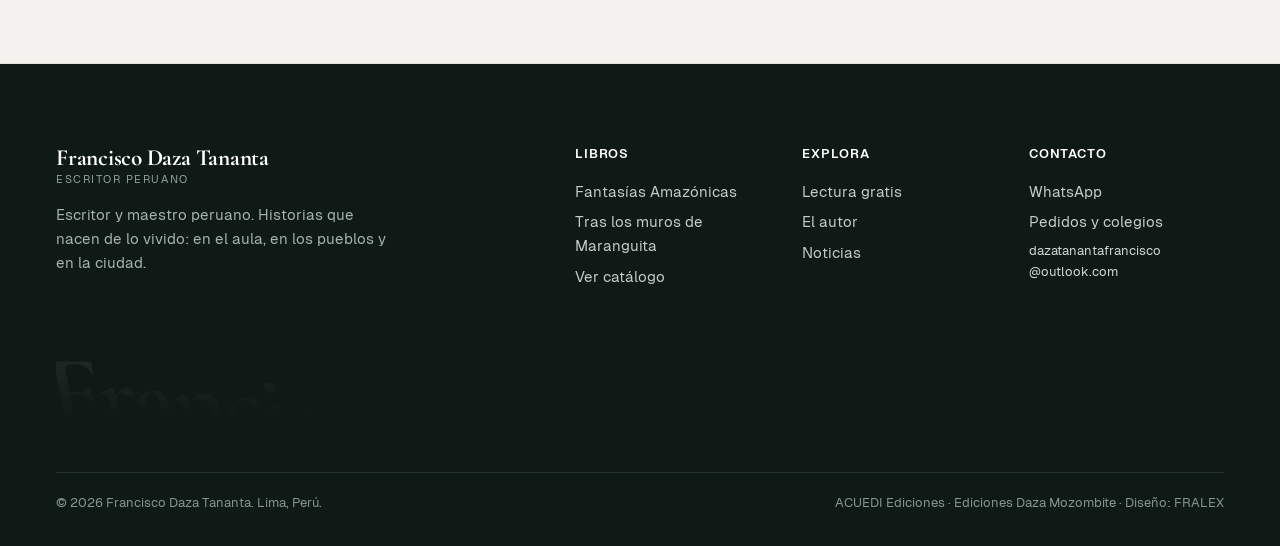
<file: noticias.html>
<!doctype html>
<html lang="es">
<head>
<meta charset="utf-8">
<meta name="viewport" content="width=device-width, initial-scale=1, viewport-fit=cover">
<title>Noticias · Francisco Daza Tananta</title>
<meta name="description" content="Lanzamientos, presentaciones y novedades de los libros de Francisco Daza Tananta.">
<meta property="og:title" content="Noticias · Francisco Daza Tananta">
<meta property="og:description" content="Lanzamientos, presentaciones y novedades de los libros de Francisco Daza Tananta.">
<meta property="og:image" content="assets/img/francisco-daza-tananta.jpg">
<link rel="icon" href="data:image/svg+xml,%3Csvg xmlns='http://www.w3.org/2000/svg' viewBox='0 0 64 64'%3E%3Crect width='64' height='64' rx='14' fill='%231F5C4A'/%3E%3Ctext x='32' y='44' font-family='Georgia' font-size='34' font-style='italic' fill='white' text-anchor='middle'%3EF%3C/text%3E%3C/svg%3E">
<link rel="preload" href="assets/fonts/cormorant-garamond-latin-600-normal.woff2" as="font" type="font/woff2" crossorigin>
<link rel="preload" href="assets/fonts/Geist-Regular.woff2" as="font" type="font/woff2" crossorigin>
<link rel="stylesheet" href="assets/css/fonts.css">
<link rel="stylesheet" href="assets/css/styles.css">
<script>try{var t=localStorage.getItem("fdt-tema");if(t)document.documentElement.setAttribute("data-theme",t);if(sessionStorage.getItem("fdt-pase")){document.documentElement.classList.add("pase-in");sessionStorage.removeItem("fdt-pase");}}catch(e){}</script>
<meta name="page" content="noticias">
</head>
<body data-page="noticias">
<div id="topSentinel" style="position:absolute;top:0;height:1px;width:1px"></div>
<header class="nav">
  <div class="wrap">
    <a class="logo" href="index.html"><b>Francisco Daza Tananta</b><span>Escritor peruano</span></a>
    <nav class="menu" aria-label="Principal"><a href="index.html">Inicio</a><a href="libros.html">Libros</a><a href="leer.html">Lectura gratis</a><a href="autor.html">El autor</a><a href="noticias.html" aria-current="page">Noticias</a><a href="contacto.html">Contacto</a></nav>
    <div class="tools">
      <button class="icon-btn theme-btn" type="button" data-theme-toggle aria-label="Cambiar entre modo claro y oscuro"><svg class="sun" aria-hidden="true" viewBox="0 0 256 256" fill="currentColor"><path d="M120,40V16a8,8,0,0,1,16,0V40a8,8,0,0,1-16,0Zm72,88a64,64,0,1,1-64-64A64.07,64.07,0,0,1,192,128Zm-16,0a48,48,0,1,0-48,48A48.05,48.05,0,0,0,176,128ZM58.34,69.66A8,8,0,0,0,69.66,58.34l-16-16A8,8,0,0,0,42.34,53.66Zm0,116.68-16,16a8,8,0,0,0,11.32,11.32l16-16a8,8,0,0,0-11.32-11.32ZM192,72a8,8,0,0,0,5.66-2.34l16-16a8,8,0,0,0-11.32-11.32l-16,16A8,8,0,0,0,192,72Zm5.66,114.34a8,8,0,0,0-11.32,11.32l16,16a8,8,0,0,0,11.32-11.32ZM48,128a8,8,0,0,0-8-8H16a8,8,0,0,0,0,16H40A8,8,0,0,0,48,128Zm80,80a8,8,0,0,0-8,8v24a8,8,0,0,0,16,0V216A8,8,0,0,0,128,208Zm112-88H216a8,8,0,0,0,0,16h24a8,8,0,0,0,0-16Z"/></svg><svg class="moon" aria-hidden="true" viewBox="0 0 256 256" fill="currentColor"><path d="M233.54,142.23a8,8,0,0,0-8-2,88.08,88.08,0,0,1-109.8-109.8,8,8,0,0,0-10-10,104.84,104.84,0,0,0-52.91,37A104,104,0,0,0,136,224a103.09,103.09,0,0,0,62.52-20.88,104.84,104.84,0,0,0,37-52.91A8,8,0,0,0,233.54,142.23ZM188.9,190.34A88,88,0,0,1,65.66,67.11a89,89,0,0,1,31.4-26A106,106,0,0,0,96,56,104.11,104.11,0,0,0,200,160a106,106,0,0,0,14.92-1.06A89,89,0,0,1,188.9,190.34Z"/></svg></button>
      <button class="icon-btn" type="button" data-open-drawer="bag" aria-label="Ver mi pedido"><svg aria-hidden="true" viewBox="0 0 256 256" fill="currentColor"><path d="M239.89,198.12l-14.26-120a16,16,0,0,0-16-14.12H176a48,48,0,0,0-96,0H46.33a16,16,0,0,0-16,14.12l-14.26,120A16,16,0,0,0,20,210.6a16.13,16.13,0,0,0,12,5.4H223.92A16.13,16.13,0,0,0,236,210.6,16,16,0,0,0,239.89,198.12ZM128,32a32,32,0,0,1,32,32H96A32,32,0,0,1,128,32ZM32,200,46.33,80H80v24a8,8,0,0,0,16,0V80h64v24a8,8,0,0,0,16,0V80h33.75l14.17,120Z"/></svg><span class="count" id="bagCount">0</span></button>
      <button class="icon-btn burger" type="button" data-open-drawer="menu" aria-label="Abrir menú"><svg aria-hidden="true" viewBox="0 0 256 256" fill="currentColor"><path d="M224,128a8,8,0,0,1-8,8H40a8,8,0,0,1,0-16H216A8,8,0,0,1,224,128ZM40,72H216a8,8,0,0,0,0-16H40a8,8,0,0,0,0,16ZM216,184H40a8,8,0,0,0,0,16H216a8,8,0,0,0,0-16Z"/></svg></button>
    </div>
  </div>
</header>
<div class="drawer" id="drawer-menu" inert>
  <div class="bd" data-close-drawer></div>
  <aside class="panel" role="dialog" aria-modal="true" aria-label="Menú">
    <div class="drawer-head"><h3>Menú</h3><button class="icon-btn" type="button" data-close-drawer aria-label="Cerrar"><svg aria-hidden="true" viewBox="0 0 256 256" fill="currentColor"><path d="M205.66,194.34a8,8,0,0,1-11.32,11.32L128,139.31,61.66,205.66a8,8,0,0,1-11.32-11.32L116.69,128,50.34,61.66A8,8,0,0,1,61.66,50.34L128,116.69l66.34-66.35a8,8,0,0,1,11.32,11.32L139.31,128Z"/></svg></button></div>
    <nav class="mnav"><a href="index.html">Inicio<span>01</span></a><a href="libros.html">Libros<span>02</span></a><a href="leer.html">Lectura gratis<span>03</span></a><a href="autor.html">El autor<span>04</span></a><a href="noticias.html" aria-current="page">Noticias<span>05</span></a><a href="contacto.html">Contacto<span>06</span></a></nav>
    <div style="margin-top:auto;padding-top:2rem"><a class="btn btn-acc" style="width:100%" data-wa-general href="#">Escríbenos por WhatsApp</a></div>
  </aside>
</div>
<div class="drawer" id="drawer-bag" inert>
  <div class="bd" data-close-drawer></div>
  <aside class="panel" role="dialog" aria-modal="true" aria-label="Tu pedido">
    <div class="drawer-head"><h3>Tu pedido</h3><button class="icon-btn" type="button" data-close-drawer aria-label="Cerrar"><svg aria-hidden="true" viewBox="0 0 256 256" fill="currentColor"><path d="M205.66,194.34a8,8,0,0,1-11.32,11.32L128,139.31,61.66,205.66a8,8,0,0,1-11.32-11.32L116.69,128,50.34,61.66A8,8,0,0,1,61.66,50.34L128,116.69l66.34-66.35a8,8,0,0,1,11.32,11.32L139.31,128Z"/></svg></button></div>
    <ol class="steps-mini" id="bagSteps" aria-label="Pasos del pedido"><li class="on">Libros</li><li>Tus datos</li><li>Enviar</li></ol>
    <div class="bag-view" id="bagView1">
      <div class="bag-list" id="bagList"></div>
      <div class="bag-foot" id="bagFoot" hidden>
        <div class="bag-total"><span>Total</span><span id="bagTotal"></span></div>
        <button class="btn btn-acc" type="button" id="toCheckout">Continuar con mis datos <span class="ar">→</span></button>
        <button class="btn btn-line" type="button" data-close-drawer>Seguir viendo libros</button>
      </div>
    </div>
    <form class="bag-view checkout" id="bagView2" hidden novalidate>
      <div class="field"><label for="o-name">Tu nombre</label><input id="o-name" name="nombre" type="text" placeholder="Rosa Pérez" autocomplete="name"><span class="err e-oname"></span></div>
      <div class="field"><label for="o-city">Ciudad y distrito</label><input id="o-city" name="ciudad" type="text" placeholder="Lima, San Martín de Porres" autocomplete="address-level2"><span class="err e-ocity"></span></div>
      <fieldset class="opts"><legend>¿Cómo lo recibes?</legend>
        <label><input type="radio" name="entrega" value="Envío a domicilio" checked><span>Envío a domicilio</span></label>
        <label><input type="radio" name="entrega" value="Recojo en persona"><span>Recojo en persona</span></label>
      </fieldset>
      <fieldset class="opts"><legend>¿Cómo prefieres pagar?</legend>
        <label><input type="radio" name="pago" value="Yape" checked><span>Yape</span></label>
        <label><input type="radio" name="pago" value="Plin"><span>Plin</span></label>
        <label><input type="radio" name="pago" value="Transferencia"><span>Transferencia</span></label>
        <label><input type="radio" name="pago" value="Efectivo"><span>Efectivo</span></label>
      </fieldset>
      <div class="field"><label for="o-note">Nota (opcional)</label><input id="o-note" name="nota" type="text" placeholder="Por ejemplo: es para regalo"></div>
      <div class="sum" id="bagSum"></div>
      <button class="btn btn-acc" type="submit"><svg aria-hidden="true" viewBox="0 0 256 256" fill="currentColor"><path d="M187.58,144.84l-32-16a8,8,0,0,0-8,.5l-14.69,9.8a40.55,40.55,0,0,1-16-16l9.8-14.69a8,8,0,0,0,.5-8l-16-32A8,8,0,0,0,104,64a40,40,0,0,0-40,40,88.1,88.1,0,0,0,88,88,40,40,0,0,0,40-40A8,8,0,0,0,187.58,144.84ZM152,176a72.08,72.08,0,0,1-72-72A24,24,0,0,1,99.29,80.46l11.48,23L101,118a8,8,0,0,0-.73,7.51,56.47,56.47,0,0,0,30.15,30.15A8,8,0,0,0,138,155l14.61-9.74,23,11.48A24,24,0,0,1,152,176ZM128,24A104,104,0,0,0,36.18,176.88L24.83,210.93a16,16,0,0,0,20.24,20.24l34.05-11.35A104,104,0,1,0,128,24Zm0,192a87.87,87.87,0,0,1-44.06-11.81,8,8,0,0,0-6.54-.67L40,216,52.47,178.6a8,8,0,0,0-.66-6.54A88,88,0,1,1,128,216Z"/></svg>Enviar pedido por WhatsApp</button>
      <button class="btn btn-line" type="button" id="backToBag">← Volver a mis libros</button>
      <p class="fine">Se abre WhatsApp con tu pedido escrito. Te confirmamos el precio final y la entrega.</p>
    </form>
    <div class="bag-view sent" id="bagView3" hidden>
      <div class="sent-ico" aria-hidden="true">✓</div>
      <h4>¡Tu pedido está listo!</h4>
      <p class="muted">Se abrió WhatsApp con tu pedido. Solo toca «Enviar» en WhatsApp para que lo recibamos.</p>
      <a class="btn btn-acc" id="reopenWa" href="#" target="_blank" rel="noopener">Abrir WhatsApp otra vez</a>
      <button class="btn btn-line" type="button" id="clearBag">Empezar un pedido nuevo</button>
    </div>
  </aside>
</div>
<div class="qv" id="quickview" hidden role="dialog" aria-modal="true" aria-labelledby="qvTitle">
  <div class="bd" data-close-qv></div>
  <div class="qv-box" id="qvBox"></div>
</div>
<button class="orderpill" id="orderPill" type="button" data-open-drawer="bag" hidden><span class="op-count" id="opCount">0</span><span class="op-txt">Tu pedido</span><span class="op-total" id="opTotal"></span><span class="op-go">Ver pedido →</span></button>
<div class="scrollbar" id="scrollbar" aria-hidden="true"></div>
<section class="phead plain"><div class="wrap"><nav class="crumbs" aria-label="Ruta"><a href="index.html">Inicio</a><span>/</span><span>Noticias</span></nav><h1>Noticias y <em>presentaciones</em></h1><p>Lanzamientos, ferias, presentaciones en colegios y todo lo nuevo de los libros.</p></div></section>
<main>
  <section class="sec"><div class="wrap"><div class="news" id="newsGrid"></div></div></section>
  <section class="sec alt"><div class="wrap"><div class="subscribe" data-rv>
    <div><p class="kicker">No te pierdas nada</p><h2>Recibe las noticias en tu <em>correo.</em></h2></div>
    <form data-lead="lista" novalidate>
  <div class="fields">
    <div class="field"><label for="n-lista">Nombre</label><input id="n-lista" name="nombre" type="text" placeholder="Por ejemplo: Rosa" autocomplete="given-name"><span class="err e-name"></span></div>
    <div class="field"><label for="m-lista">Correo</label><input id="m-lista" name="correo" type="email" placeholder="tucorreo@gmail.com" autocomplete="email"><span class="err e-mail"></span></div>
  </div>
  <div class="ctas" style="align-items:center"><button class="btn btn-acc" type="submit">Suscribirme</button><span class="fine">Un correo al mes como máximo.</span></div>
</form>
  </div></div></section>
</main>
<footer>
  <div class="wrap">
    <div class="foot-top">
      <div><a class="logo" href="index.html"><b>Francisco Daza Tananta</b><span>Escritor peruano</span></a><p>Escritor y maestro peruano. Historias que nacen de lo vivido: en el aula, en los pueblos y en la ciudad.</p></div>
      <div><h5>Libros</h5><div data-books-list></div><a href="libros.html">Ver catálogo</a></div>
      <div><h5>Explora</h5><a href="leer.html">Lectura gratis</a><a href="autor.html">El autor</a><a href="noticias.html">Noticias</a></div>
      <div><h5>Contacto</h5><a data-wa-general href="#">WhatsApp</a><a href="contacto.html">Pedidos y colegios</a><code data-mail></code></div>
    </div>
    <p class="wordmark" aria-hidden="true">Francisco Daza Tananta</p>
    <div class="foot-bottom"><span>© 2026 Francisco Daza Tananta. Lima, Perú.</span><span>ACUEDI Ediciones · Ediciones Daza Mozombite · Diseño: FRALEX</span></div>
  </div>
</footer>
<button class="totop" id="totop" type="button" aria-label="Volver arriba">↑</button>
<div class="toast" id="toast" role="status" aria-live="polite"></div>
<div class="curtain" aria-hidden="true"><span>Francisco Daza Tananta</span></div>
<script src="assets/vendor/gsap.min.js"></script>
<script src="assets/vendor/ScrollTrigger.min.js"></script>
<script src="assets/vendor/lenis.min.js"></script>
<script src="assets/js/data.js"></script>
<script src="assets/js/app.js"></script>
<script src="assets/js/motion.js"></script>
</body>
</html>
</file>
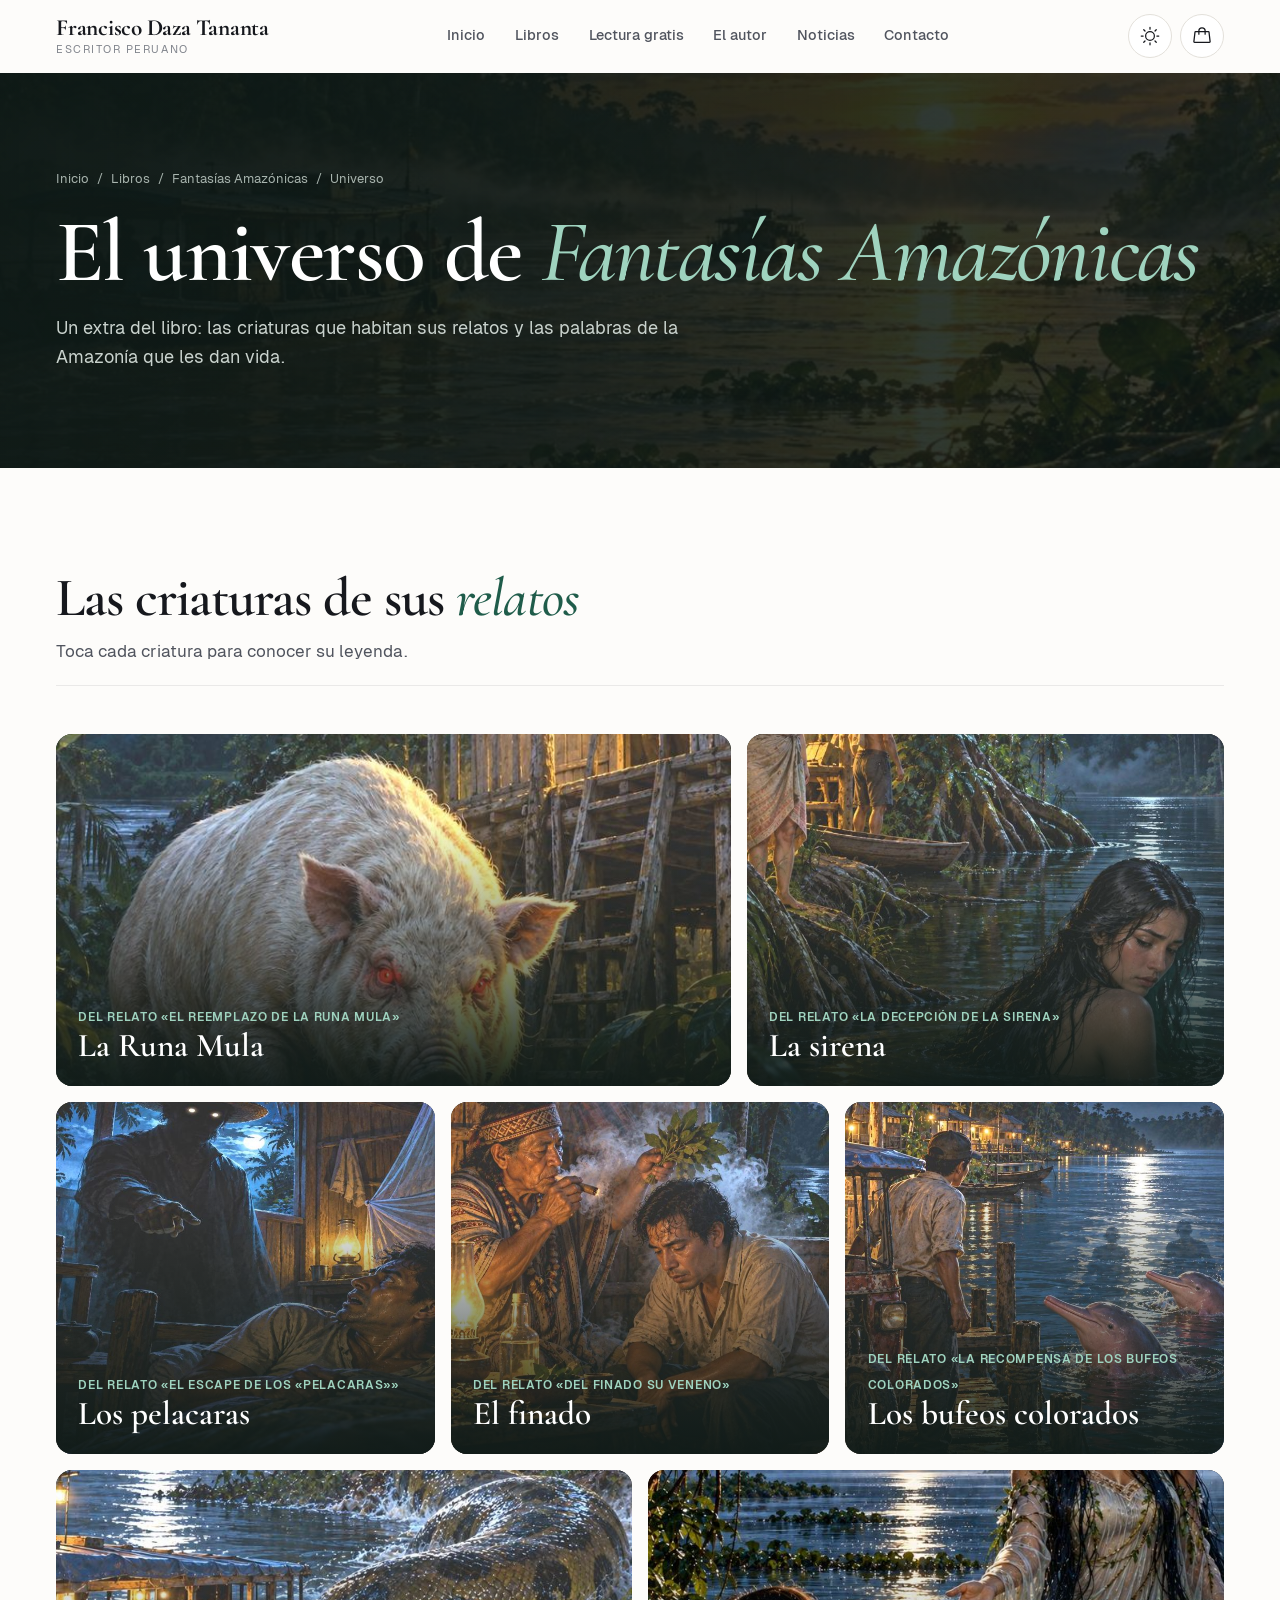
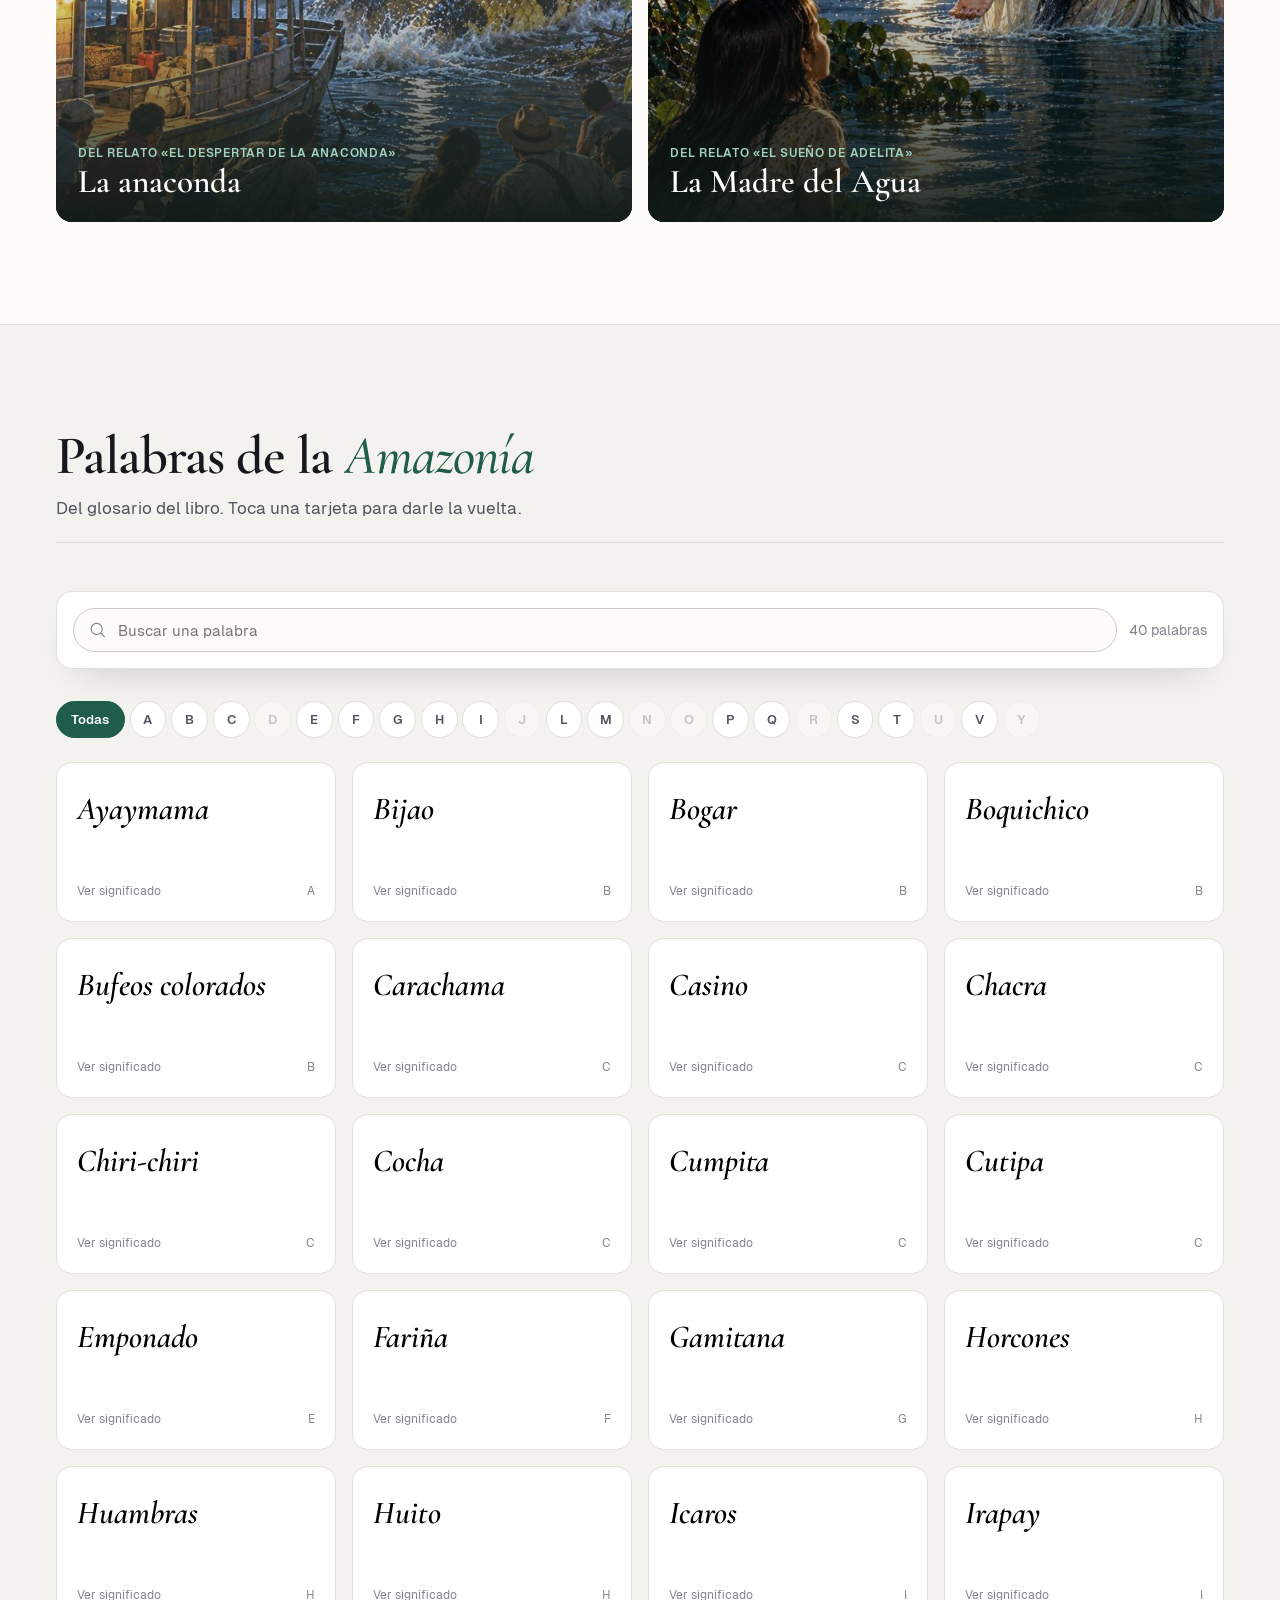
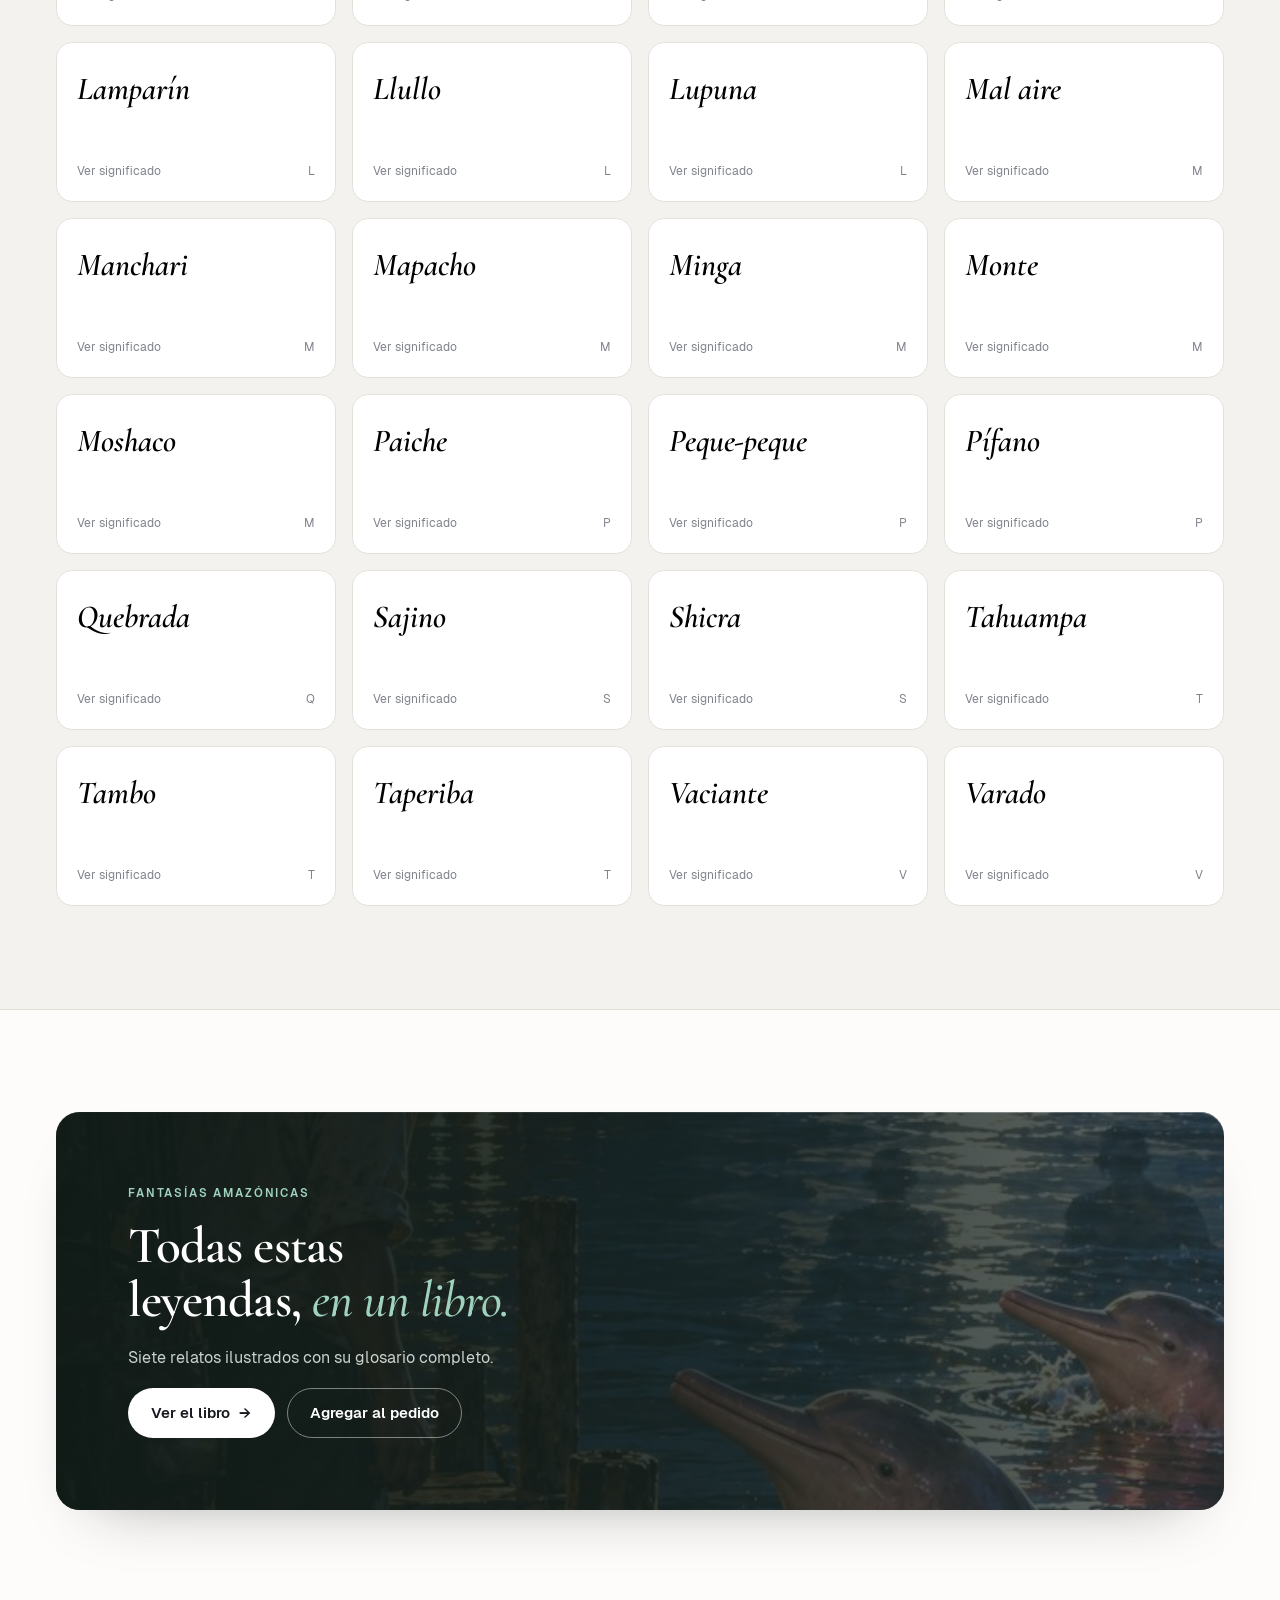
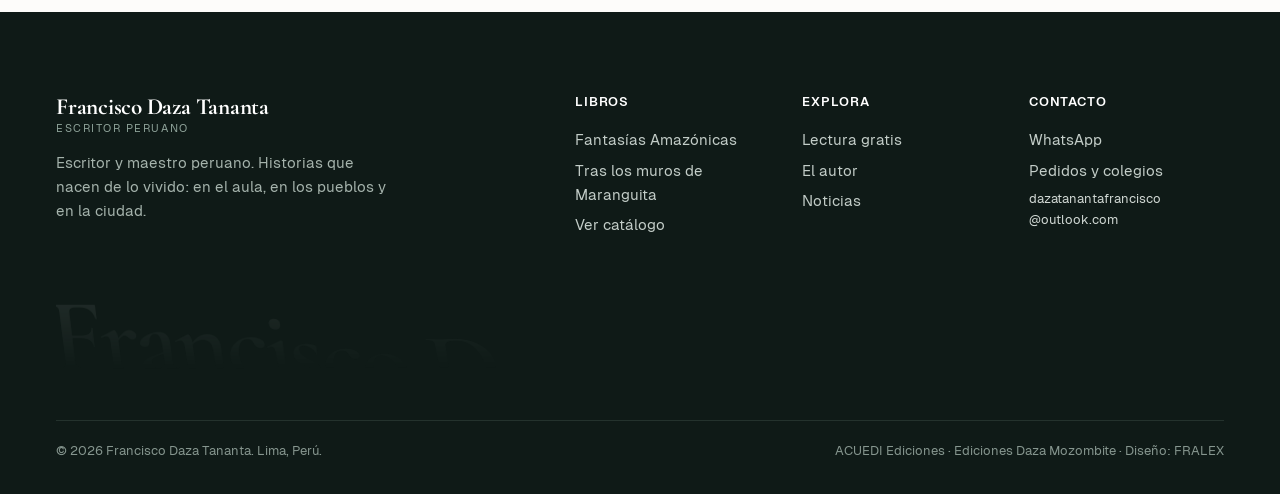
<file: universo.html>
<!doctype html>
<html lang="es">
<head>
<meta charset="utf-8">
<meta name="viewport" content="width=device-width, initial-scale=1, viewport-fit=cover">
<title>El universo de Fantasías Amazónicas · Francisco Daza Tananta</title>
<meta name="description" content="Extra del libro Fantasías Amazónicas: criaturas de sus relatos y glosario amazónico.">
<meta property="og:title" content="El universo de Fantasías Amazónicas · Francisco Daza Tananta">
<meta property="og:description" content="Extra del libro Fantasías Amazónicas: criaturas de sus relatos y glosario amazónico.">
<meta property="og:image" content="assets/img/francisco-daza-tananta.jpg">
<link rel="icon" href="data:image/svg+xml,%3Csvg xmlns='http://www.w3.org/2000/svg' viewBox='0 0 64 64'%3E%3Crect width='64' height='64' rx='14' fill='%231F5C4A'/%3E%3Ctext x='32' y='44' font-family='Georgia' font-size='34' font-style='italic' fill='white' text-anchor='middle'%3EF%3C/text%3E%3C/svg%3E">
<link rel="preload" href="assets/fonts/cormorant-garamond-latin-600-normal.woff2" as="font" type="font/woff2" crossorigin>
<link rel="preload" href="assets/fonts/Geist-Regular.woff2" as="font" type="font/woff2" crossorigin>
<link rel="stylesheet" href="assets/css/fonts.css">
<link rel="stylesheet" href="assets/css/styles.css">
<script>try{var t=localStorage.getItem("fdt-tema");if(t)document.documentElement.setAttribute("data-theme",t);if(sessionStorage.getItem("fdt-pase")){document.documentElement.classList.add("pase-in");sessionStorage.removeItem("fdt-pase");}}catch(e){}</script>
<meta name="page" content="universo">
</head>
<body data-page="universo">
<div id="topSentinel" style="position:absolute;top:0;height:1px;width:1px"></div>
<header class="nav">
  <div class="wrap">
    <a class="logo" href="index.html"><b>Francisco Daza Tananta</b><span>Escritor peruano</span></a>
    <nav class="menu" aria-label="Principal"><a href="index.html">Inicio</a><a href="libros.html">Libros</a><a href="leer.html">Lectura gratis</a><a href="autor.html">El autor</a><a href="noticias.html">Noticias</a><a href="contacto.html">Contacto</a></nav>
    <div class="tools">
      <button class="icon-btn theme-btn" type="button" data-theme-toggle aria-label="Cambiar entre modo claro y oscuro"><svg class="sun" aria-hidden="true" viewBox="0 0 256 256" fill="currentColor"><path d="M120,40V16a8,8,0,0,1,16,0V40a8,8,0,0,1-16,0Zm72,88a64,64,0,1,1-64-64A64.07,64.07,0,0,1,192,128Zm-16,0a48,48,0,1,0-48,48A48.05,48.05,0,0,0,176,128ZM58.34,69.66A8,8,0,0,0,69.66,58.34l-16-16A8,8,0,0,0,42.34,53.66Zm0,116.68-16,16a8,8,0,0,0,11.32,11.32l16-16a8,8,0,0,0-11.32-11.32ZM192,72a8,8,0,0,0,5.66-2.34l16-16a8,8,0,0,0-11.32-11.32l-16,16A8,8,0,0,0,192,72Zm5.66,114.34a8,8,0,0,0-11.32,11.32l16,16a8,8,0,0,0,11.32-11.32ZM48,128a8,8,0,0,0-8-8H16a8,8,0,0,0,0,16H40A8,8,0,0,0,48,128Zm80,80a8,8,0,0,0-8,8v24a8,8,0,0,0,16,0V216A8,8,0,0,0,128,208Zm112-88H216a8,8,0,0,0,0,16h24a8,8,0,0,0,0-16Z"/></svg><svg class="moon" aria-hidden="true" viewBox="0 0 256 256" fill="currentColor"><path d="M233.54,142.23a8,8,0,0,0-8-2,88.08,88.08,0,0,1-109.8-109.8,8,8,0,0,0-10-10,104.84,104.84,0,0,0-52.91,37A104,104,0,0,0,136,224a103.09,103.09,0,0,0,62.52-20.88,104.84,104.84,0,0,0,37-52.91A8,8,0,0,0,233.54,142.23ZM188.9,190.34A88,88,0,0,1,65.66,67.11a89,89,0,0,1,31.4-26A106,106,0,0,0,96,56,104.11,104.11,0,0,0,200,160a106,106,0,0,0,14.92-1.06A89,89,0,0,1,188.9,190.34Z"/></svg></button>
      <button class="icon-btn" type="button" data-open-drawer="bag" aria-label="Ver mi pedido"><svg aria-hidden="true" viewBox="0 0 256 256" fill="currentColor"><path d="M239.89,198.12l-14.26-120a16,16,0,0,0-16-14.12H176a48,48,0,0,0-96,0H46.33a16,16,0,0,0-16,14.12l-14.26,120A16,16,0,0,0,20,210.6a16.13,16.13,0,0,0,12,5.4H223.92A16.13,16.13,0,0,0,236,210.6,16,16,0,0,0,239.89,198.12ZM128,32a32,32,0,0,1,32,32H96A32,32,0,0,1,128,32ZM32,200,46.33,80H80v24a8,8,0,0,0,16,0V80h64v24a8,8,0,0,0,16,0V80h33.75l14.17,120Z"/></svg><span class="count" id="bagCount">0</span></button>
      <button class="icon-btn burger" type="button" data-open-drawer="menu" aria-label="Abrir menú"><svg aria-hidden="true" viewBox="0 0 256 256" fill="currentColor"><path d="M224,128a8,8,0,0,1-8,8H40a8,8,0,0,1,0-16H216A8,8,0,0,1,224,128ZM40,72H216a8,8,0,0,0,0-16H40a8,8,0,0,0,0,16ZM216,184H40a8,8,0,0,0,0,16H216a8,8,0,0,0,0-16Z"/></svg></button>
    </div>
  </div>
</header>
<div class="drawer" id="drawer-menu" inert>
  <div class="bd" data-close-drawer></div>
  <aside class="panel" role="dialog" aria-modal="true" aria-label="Menú">
    <div class="drawer-head"><h3>Menú</h3><button class="icon-btn" type="button" data-close-drawer aria-label="Cerrar"><svg aria-hidden="true" viewBox="0 0 256 256" fill="currentColor"><path d="M205.66,194.34a8,8,0,0,1-11.32,11.32L128,139.31,61.66,205.66a8,8,0,0,1-11.32-11.32L116.69,128,50.34,61.66A8,8,0,0,1,61.66,50.34L128,116.69l66.34-66.35a8,8,0,0,1,11.32,11.32L139.31,128Z"/></svg></button></div>
    <nav class="mnav"><a href="index.html">Inicio<span>01</span></a><a href="libros.html">Libros<span>02</span></a><a href="leer.html">Lectura gratis<span>03</span></a><a href="autor.html">El autor<span>04</span></a><a href="noticias.html">Noticias<span>05</span></a><a href="contacto.html">Contacto<span>06</span></a></nav>
    <div style="margin-top:auto;padding-top:2rem"><a class="btn btn-acc" style="width:100%" data-wa-general href="#">Escríbenos por WhatsApp</a></div>
  </aside>
</div>
<div class="drawer" id="drawer-bag" inert>
  <div class="bd" data-close-drawer></div>
  <aside class="panel" role="dialog" aria-modal="true" aria-label="Tu pedido">
    <div class="drawer-head"><h3>Tu pedido</h3><button class="icon-btn" type="button" data-close-drawer aria-label="Cerrar"><svg aria-hidden="true" viewBox="0 0 256 256" fill="currentColor"><path d="M205.66,194.34a8,8,0,0,1-11.32,11.32L128,139.31,61.66,205.66a8,8,0,0,1-11.32-11.32L116.69,128,50.34,61.66A8,8,0,0,1,61.66,50.34L128,116.69l66.34-66.35a8,8,0,0,1,11.32,11.32L139.31,128Z"/></svg></button></div>
    <ol class="steps-mini" id="bagSteps" aria-label="Pasos del pedido"><li class="on">Libros</li><li>Tus datos</li><li>Enviar</li></ol>
    <div class="bag-view" id="bagView1">
      <div class="bag-list" id="bagList"></div>
      <div class="bag-foot" id="bagFoot" hidden>
        <div class="bag-total"><span>Total</span><span id="bagTotal"></span></div>
        <button class="btn btn-acc" type="button" id="toCheckout">Continuar con mis datos <span class="ar">→</span></button>
        <button class="btn btn-line" type="button" data-close-drawer>Seguir viendo libros</button>
      </div>
    </div>
    <form class="bag-view checkout" id="bagView2" hidden novalidate>
      <div class="field"><label for="o-name">Tu nombre</label><input id="o-name" name="nombre" type="text" placeholder="Rosa Pérez" autocomplete="name"><span class="err e-oname"></span></div>
      <div class="field"><label for="o-city">Ciudad y distrito</label><input id="o-city" name="ciudad" type="text" placeholder="Lima, San Martín de Porres" autocomplete="address-level2"><span class="err e-ocity"></span></div>
      <fieldset class="opts"><legend>¿Cómo lo recibes?</legend>
        <label><input type="radio" name="entrega" value="Envío a domicilio" checked><span>Envío a domicilio</span></label>
        <label><input type="radio" name="entrega" value="Recojo en persona"><span>Recojo en persona</span></label>
      </fieldset>
      <fieldset class="opts"><legend>¿Cómo prefieres pagar?</legend>
        <label><input type="radio" name="pago" value="Yape" checked><span>Yape</span></label>
        <label><input type="radio" name="pago" value="Plin"><span>Plin</span></label>
        <label><input type="radio" name="pago" value="Transferencia"><span>Transferencia</span></label>
        <label><input type="radio" name="pago" value="Efectivo"><span>Efectivo</span></label>
      </fieldset>
      <div class="field"><label for="o-note">Nota (opcional)</label><input id="o-note" name="nota" type="text" placeholder="Por ejemplo: es para regalo"></div>
      <div class="sum" id="bagSum"></div>
      <button class="btn btn-acc" type="submit"><svg aria-hidden="true" viewBox="0 0 256 256" fill="currentColor"><path d="M187.58,144.84l-32-16a8,8,0,0,0-8,.5l-14.69,9.8a40.55,40.55,0,0,1-16-16l9.8-14.69a8,8,0,0,0,.5-8l-16-32A8,8,0,0,0,104,64a40,40,0,0,0-40,40,88.1,88.1,0,0,0,88,88,40,40,0,0,0,40-40A8,8,0,0,0,187.58,144.84ZM152,176a72.08,72.08,0,0,1-72-72A24,24,0,0,1,99.29,80.46l11.48,23L101,118a8,8,0,0,0-.73,7.51,56.47,56.47,0,0,0,30.15,30.15A8,8,0,0,0,138,155l14.61-9.74,23,11.48A24,24,0,0,1,152,176ZM128,24A104,104,0,0,0,36.18,176.88L24.83,210.93a16,16,0,0,0,20.24,20.24l34.05-11.35A104,104,0,1,0,128,24Zm0,192a87.87,87.87,0,0,1-44.06-11.81,8,8,0,0,0-6.54-.67L40,216,52.47,178.6a8,8,0,0,0-.66-6.54A88,88,0,1,1,128,216Z"/></svg>Enviar pedido por WhatsApp</button>
      <button class="btn btn-line" type="button" id="backToBag">← Volver a mis libros</button>
      <p class="fine">Se abre WhatsApp con tu pedido escrito. Te confirmamos el precio final y la entrega.</p>
    </form>
    <div class="bag-view sent" id="bagView3" hidden>
      <div class="sent-ico" aria-hidden="true">✓</div>
      <h4>¡Tu pedido está listo!</h4>
      <p class="muted">Se abrió WhatsApp con tu pedido. Solo toca «Enviar» en WhatsApp para que lo recibamos.</p>
      <a class="btn btn-acc" id="reopenWa" href="#" target="_blank" rel="noopener">Abrir WhatsApp otra vez</a>
      <button class="btn btn-line" type="button" id="clearBag">Empezar un pedido nuevo</button>
    </div>
  </aside>
</div>
<div class="qv" id="quickview" hidden role="dialog" aria-modal="true" aria-labelledby="qvTitle">
  <div class="bd" data-close-qv></div>
  <div class="qv-box" id="qvBox"></div>
</div>
<button class="orderpill" id="orderPill" type="button" data-open-drawer="bag" hidden><span class="op-count" id="opCount">0</span><span class="op-txt">Tu pedido</span><span class="op-total" id="opTotal"></span><span class="op-go">Ver pedido →</span></button>
<div class="scrollbar" id="scrollbar" aria-hidden="true"></div>
<section class="phead"><img src="assets/img/paisaje-rio-atardecer.jpg" alt=""><div class="wrap"><nav class="crumbs" aria-label="Ruta"><a href="index.html">Inicio</a><span>/</span><a href="libros.html">Libros</a><span>/</span><a href="libro.html#fantasias-amazonicas">Fantasías Amazónicas</a><span>/</span><span>Universo</span></nav><h1>El universo de <em>Fantasías Amazónicas</em></h1><p>Un extra del libro: las criaturas que habitan sus relatos y las palabras de la Amazonía que les dan vida.</p></div></section>
<main>
  <section class="sec"><div class="wrap">
    <div class="sec-head" data-rv><div><h2>Las criaturas de sus <em>relatos</em></h2><p class="lead">Toca cada criatura para conocer su leyenda.</p></div></div>
    <div class="creatures" id="uniCreatures"></div>
  </div></section>
  <section class="sec alt" id="glosario"><div class="wrap">
    <div class="sec-head" data-rv><div><h2>Palabras de la <em>Amazonía</em></h2><p class="lead">Del glosario del libro. Toca una tarjeta para darle la vuelta.</p></div></div>
    <div class="toolbar" style="position:static"><label class="search"><svg aria-hidden="true" viewBox="0 0 256 256" fill="currentColor"><path d="M229.66,218.34l-50.07-50.06a88.11,88.11,0,1,0-11.31,11.31l50.06,50.07a8,8,0,0,0,11.32-11.32ZM40,112a72,72,0,1,1,72,72A72.08,72.08,0,0,1,40,112Z"/></svg><input id="gSearch" type="search" placeholder="Buscar una palabra" aria-label="Buscar en el glosario"></label><span class="result" id="gCount" style="margin:0"></span></div>
    <div class="az" id="az" role="group" aria-label="Filtrar por letra"></div>
    <div class="gloss" id="gloss"></div>
  </div></section>
  <section class="sec"><div class="wrap"><div class="band" data-rv>
    <div class="bgimg"><img src="assets/img/criatura-bufeos.jpg" alt=""></div>
    <div class="txt"><p class="kicker" style="color:#9FD3BF">Fantasías Amazónicas</p><h2>Todas estas leyendas, <em>en un libro.</em></h2><p>Siete relatos ilustrados con su glosario completo.</p><div class="ctas"><a class="btn btn-light" href="libro.html#fantasias-amazonicas">Ver el libro <span class="ar">→</span></a><button class="btn btn-ghost-light" type="button" data-add="fantasias-amazonicas">Agregar al pedido</button></div></div>
  </div></div></section>
</main>
<footer>
  <div class="wrap">
    <div class="foot-top">
      <div><a class="logo" href="index.html"><b>Francisco Daza Tananta</b><span>Escritor peruano</span></a><p>Escritor y maestro peruano. Historias que nacen de lo vivido: en el aula, en los pueblos y en la ciudad.</p></div>
      <div><h5>Libros</h5><div data-books-list></div><a href="libros.html">Ver catálogo</a></div>
      <div><h5>Explora</h5><a href="leer.html">Lectura gratis</a><a href="autor.html">El autor</a><a href="noticias.html">Noticias</a></div>
      <div><h5>Contacto</h5><a data-wa-general href="#">WhatsApp</a><a href="contacto.html">Pedidos y colegios</a><code data-mail></code></div>
    </div>
    <p class="wordmark" aria-hidden="true">Francisco Daza Tananta</p>
    <div class="foot-bottom"><span>© 2026 Francisco Daza Tananta. Lima, Perú.</span><span>ACUEDI Ediciones · Ediciones Daza Mozombite · Diseño: FRALEX</span></div>
  </div>
</footer>
<button class="totop" id="totop" type="button" aria-label="Volver arriba">↑</button>
<div class="toast" id="toast" role="status" aria-live="polite"></div>
<div class="curtain" aria-hidden="true"><span>Francisco Daza Tananta</span></div>
<script src="assets/vendor/gsap.min.js"></script>
<script src="assets/vendor/ScrollTrigger.min.js"></script>
<script src="assets/vendor/lenis.min.js"></script>
<script src="assets/js/data.js"></script>
<script src="assets/js/app.js"></script>
<script src="assets/js/motion.js"></script>
</body>
</html>
</file>
<file: assets/css/fonts.css>
/* Tipografías alojadas en la propia web (más rápido y sin depender de Google) */
@font-face{font-family:"Cormorant Garamond";font-style:normal;font-weight:500;font-display:swap;src:url(../fonts/cormorant-garamond-latin-500-normal.woff2) format("woff2")}
@font-face{font-family:"Cormorant Garamond";font-style:normal;font-weight:600;font-display:swap;src:url(../fonts/cormorant-garamond-latin-600-normal.woff2) format("woff2")}
@font-face{font-family:"Cormorant Garamond";font-style:normal;font-weight:700;font-display:swap;src:url(../fonts/cormorant-garamond-latin-700-normal.woff2) format("woff2")}
@font-face{font-family:"Cormorant Garamond";font-style:italic;font-weight:500;font-display:swap;src:url(../fonts/cormorant-garamond-latin-500-italic.woff2) format("woff2")}
@font-face{font-family:"Cormorant Garamond";font-style:italic;font-weight:600;font-display:swap;src:url(../fonts/cormorant-garamond-latin-600-italic.woff2) format("woff2")}
@font-face{font-family:"EB Garamond";font-style:normal;font-weight:400;font-display:swap;src:url(../fonts/eb-garamond-latin-400-normal.woff2) format("woff2")}
@font-face{font-family:"EB Garamond";font-style:italic;font-weight:400;font-display:swap;src:url(../fonts/eb-garamond-latin-400-italic.woff2) format("woff2")}
@font-face{font-family:"Geist";font-style:normal;font-weight:400;font-display:swap;src:url(../fonts/Geist-Regular.woff2) format("woff2")}
@font-face{font-family:"Geist";font-style:normal;font-weight:500;font-display:swap;src:url(../fonts/Geist-Medium.woff2) format("woff2")}
@font-face{font-family:"Geist";font-style:normal;font-weight:600;font-display:swap;src:url(../fonts/Geist-SemiBold.woff2) format("woff2")}
@font-face{font-family:"Geist";font-style:normal;font-weight:700;font-display:swap;src:url(../fonts/Geist-Bold.woff2) format("woff2")}
</file>
<file: assets/css/styles.css>
/* =====================================================================
   ESTILOS DE LA WEB · Libros de Francisco Daza Tananta
   Librería de autor: clara, limpia, un acento verde selva.
   Radios: botones e inputs en píldora, tarjetas 16px, paneles 24px.
   ===================================================================== */

:root{
  --bg:#FDFCFA;
  --bg-2:#F4F2EE;
  --bg-3:#EAE7E1;
  --fg:#16181D;
  --fg-2:#50545E;
  --fg-3:#80848C;
  --line:#E3E0DA;
  --acc:#1F5C4A;        /* verde selva: único acento */
  --acc-hi:#174A3B;
  --acc-soft:#E3EEE8;
  --night:#0F1A17;      /* noche amazónica para bandas oscuras */
  --f-display:"Cormorant Garamond","Iowan Old Style","Palatino Linotype",Georgia,serif;
  --f-body:"Geist","Helvetica Neue",Arial,sans-serif;
  --f-read:"EB Garamond","Iowan Old Style",Georgia,serif;
  --ease:cubic-bezier(.16,1,.3,1);
  --ease-out:cubic-bezier(.23,1,.32,1);
  --ease-in-out:cubic-bezier(.77,0,.175,1);
  --surface:#FFFFFF;    /* tarjetas y campos */
  --line-2:#CFCBC3;
  --acc-tx:#1F5C4A;     /* acento para textos */
  --inv-bg:#16181D; --inv-fg:#FFFFFF;
  --nav-bg:rgba(253,252,250,.92);
  --shadow:rgba(22,24,29,.4);
  --r-card:16px; --r-panel:24px;
  color-scheme:light;
}
/* ---------- Modo oscuro ---------- */
@media (prefers-color-scheme: dark){
  :root:not([data-theme="light"]){
    --bg:#0F1412; --bg-2:#161C19; --bg-3:#1E2622; --fg:#ECEFEC; --fg-2:#AAB3AE; --fg-3:#7F8984;
    --line:#26302B; --line-2:#3A4640; --surface:#151B18; --acc:#2A7A60; --acc-hi:#236B53; --acc-soft:#16261F; --acc-tx:#8FD0B5;
    --inv-bg:#ECEFEC; --inv-fg:#0F1412; --nav-bg:rgba(15,20,18,.88); --shadow:rgba(0,0,0,.7); color-scheme:dark;
  }
}
:root[data-theme="dark"]{
  --bg:#0F1412; --bg-2:#161C19; --bg-3:#1E2622; --fg:#ECEFEC; --fg-2:#AAB3AE; --fg-3:#7F8984;
  --line:#26302B; --line-2:#3A4640; --surface:#151B18; --acc:#2A7A60; --acc-hi:#236B53; --acc-soft:#16261F; --acc-tx:#8FD0B5;
  --inv-bg:#ECEFEC; --inv-fg:#0F1412; --nav-bg:rgba(15,20,18,.88); --shadow:rgba(0,0,0,.7); color-scheme:dark;
}
html{transition:background-color .4s}
body{transition:background-color .4s,color .4s}

*{box-sizing:border-box}
html{scroll-behavior:smooth;scroll-padding-top:6rem}
body{margin:0;background:var(--bg);color:var(--fg);font-family:var(--f-body);font-size:1rem;line-height:1.6;-webkit-font-smoothing:antialiased;animation:pagein .35s ease-out}
@keyframes pagein{from{opacity:0}to{opacity:1}}
body::before{content:"";position:fixed;inset:0 0 auto;height:env(safe-area-inset-top,0px);z-index:90;background:var(--bg)}
a{color:inherit;text-decoration:none}
img{display:block;max-width:100%}
main{overflow-x:clip}
h1,h2,h3,h4{font-family:var(--f-display);font-weight:600;margin:0;line-height:1.05;letter-spacing:-.01em;text-wrap:balance}
h1 em,h2 em,h3 em{font-style:italic;font-weight:500;color:var(--acc-tx)}
p{margin:0}
button{font:inherit}
:focus-visible{outline:2px solid var(--acc);outline-offset:3px;border-radius:8px}
[hidden]{display:none!important}

.wrap{max-width:78rem;margin:0 auto;padding-left:max(20px,env(safe-area-inset-left,0px));padding-right:max(20px,env(safe-area-inset-right,0px))}
@media (min-width:768px){.wrap{padding-left:max(40px,env(safe-area-inset-left,0px));padding-right:max(40px,env(safe-area-inset-right,0px))}}
.sec{padding-block:clamp(4rem,8vw,6.5rem)}
.sec.tight{padding-top:0}
.kicker{font-size:.8125rem;font-weight:600;letter-spacing:.06em;text-transform:uppercase;color:var(--acc-tx)}
.muted{color:var(--fg-2)}
.lead{font-size:1.125rem;color:var(--fg-2);max-width:56ch}
.sec-head{display:flex;justify-content:space-between;align-items:end;gap:1.25rem;flex-wrap:wrap;margin-bottom:clamp(1.75rem,4vw,2.75rem)}
.sec-head h2{font-size:clamp(2.1rem,4.4vw,3.4rem)}
.sec-head .lead{max-width:52ch}
.sec-head:has(.lead){flex-direction:column;align-items:flex-start;gap:.9rem}
.link{font-weight:600;color:var(--acc-tx);display:inline-flex;align-items:center;gap:.4rem}
.link .ar{transition:transform 200ms var(--ease-out)}
@media (hover:hover){.link:hover .ar{transform:translateX(4px)}}

/* ---------- Botones ---------- */
.btn{display:inline-flex;align-items:center;justify-content:center;gap:.55rem;min-height:3.1rem;padding:0 1.4rem;border-radius:999px;font:600 .9375rem var(--f-body);line-height:1.2;white-space:nowrap;cursor:pointer;border:1px solid transparent;transition:transform 160ms var(--ease-out),background-color 200ms ease,border-color 200ms ease,color 200ms ease,box-shadow 200ms ease;position:relative}
.btn:active{transform:scale(.97)}
.btn-acc{background:var(--acc);color:#fff;box-shadow:0 10px 24px -14px rgba(31,92,74,.7)}
@media (hover:hover) and (pointer:fine){.btn-acc:hover{background:var(--acc-hi);box-shadow:0 16px 30px -16px rgba(31,92,74,.8)}.btn-line:hover{border-color:var(--fg)}.btn-light:hover{background:#F1F3F2}.btn-ghost-light:hover{background:rgba(255,255,255,.12)}}
.btn-line{border-color:var(--line-2);color:var(--fg);background:var(--surface)}
.btn-light{background:#FFFFFF;color:#16181D}
.btn-ghost-light{border-color:rgba(255,255,255,.45);color:#fff;background:transparent}
.btn-sm{min-height:2.5rem;padding:0 1rem;font-size:.875rem}
.btn svg{width:1.15em;height:1.15em;flex:none}
.ctas{display:flex;flex-wrap:wrap;gap:.75rem}

/* ---------- Aviso superior ---------- */
.notice{background:var(--night);color:#E8ECEA;font-size:.8125rem;text-align:center;padding:.55rem 1rem}
.notice a{color:#fff;text-decoration:underline;text-underline-offset:2px}

/* ---------- Cabecera ---------- */
.nav{position:sticky;top:env(safe-area-inset-top,0px);z-index:60;background:var(--nav-bg);backdrop-filter:blur(12px) saturate(140%);-webkit-backdrop-filter:blur(12px) saturate(140%);border-bottom:1px solid transparent;transition:border-color .3s,box-shadow .3s}
.nav.scrolled{border-bottom-color:var(--line);box-shadow:0 8px 24px -20px rgba(22,24,29,.35)}
.nav .wrap{height:4.5rem;display:flex;align-items:center;justify-content:space-between;gap:1rem}
.logo{display:flex;flex-direction:column;line-height:1}
.logo b{font-family:var(--f-display);font-weight:700;font-size:1.45rem;letter-spacing:-.01em}
.logo span{font-size:.6875rem;letter-spacing:.14em;text-transform:uppercase;color:var(--fg-3);margin-top:.25rem}
.menu{display:flex;align-items:center;gap:.25rem}
.menu a{position:relative;padding:.5rem .8rem;font-size:.9rem;font-weight:500;color:var(--fg-2);border-radius:999px;transition:color .2s,background .2s}
@media (hover:hover) and (pointer:fine){.menu a:hover{color:var(--fg);background:var(--bg-2)}}
.menu a[aria-current="page"]{color:var(--fg)}
.menu a[aria-current="page"]::after{content:"";position:absolute;left:.8rem;right:.8rem;bottom:.15rem;height:2px;border-radius:2px;background:var(--acc)}
.tools{display:flex;align-items:center;gap:.5rem}
.icon-btn{position:relative;width:2.75rem;height:2.75rem;border-radius:50%;border:1px solid var(--line);background:var(--surface);display:grid;place-items:center;cursor:pointer;color:var(--fg);transition:border-color 200ms ease,transform 160ms var(--ease-out)}
.icon-btn:active{transform:scale(.94)}
@media (hover:hover){.icon-btn:hover{border-color:var(--fg)}}
.icon-btn svg{width:1.2rem;height:1.2rem}
.count{position:absolute;top:-.3rem;right:-.3rem;min-width:1.3rem;height:1.3rem;padding:0 .3rem;border-radius:999px;background:var(--acc);color:#fff;font-size:.7rem;font-weight:700;display:grid;place-items:center;transform:scale(.6);opacity:0;transition:transform 250ms var(--ease-out),opacity 200ms ease}
.count.on{transform:scale(1);opacity:1}
.count.bump{animation:bump .5s var(--ease)}
@keyframes bump{40%{transform:scale(1.35)}}
.burger{display:none}
@media (max-width:1020px){
  .menu{display:none}
  .burger{display:grid}
  .logo b{font-size:1.2rem}
  .logo span{display:none}
}

/* ---------- Menú móvil ---------- */
.drawer{position:fixed;inset:0;z-index:100;pointer-events:none}
.drawer .bd{position:absolute;inset:0;background:rgba(15,26,23,.45);opacity:0;transition:opacity .35s}
.drawer .panel{position:absolute;top:0;bottom:0;right:0;width:min(24rem,88vw);background:var(--bg);transform:translateX(100%);transition:transform 380ms cubic-bezier(.32,.72,0,1);display:flex;flex-direction:column;padding:calc(1.25rem + env(safe-area-inset-top,0px)) calc(1.5rem + env(safe-area-inset-right,0px)) calc(1.5rem + env(safe-area-inset-bottom,0px)) 1.5rem;overflow:auto}
.drawer.open{pointer-events:auto}
.drawer.open .bd{opacity:1}
.drawer.open .panel{transform:none}
.drawer-head{display:flex;justify-content:space-between;align-items:center;margin-bottom:1.5rem}
.drawer-head h3{font-size:1.6rem}
.mnav{display:grid;gap:.25rem}
.mnav a{font-family:var(--f-display);font-size:1.9rem;font-weight:600;padding:.35rem 0;border-bottom:1px solid var(--line);display:flex;justify-content:space-between;align-items:center;opacity:0;transform:translateX(20px);transition:opacity .4s var(--ease),transform .4s var(--ease),color .2s}
.drawer.open .mnav a{opacity:1;transform:none}
.mnav a[aria-current="page"]{color:var(--acc-tx)}
.mnav a span{font-family:var(--f-body);font-size:.8rem;color:var(--fg-3);font-weight:400}

/* ---------- Bolsa de pedido ---------- */
.bag-list{display:grid;gap:1rem;flex:1;align-content:start}
.bag-item{display:grid;grid-template-columns:4rem minmax(0,1fr) auto;gap:1rem;align-items:center;padding-bottom:1rem;border-bottom:1px solid var(--line);animation:slidein .4s var(--ease)}
@keyframes slidein{from{opacity:0;transform:translateX(16px)}to{opacity:1;transform:none}}
.bag-item img{width:4rem;aspect-ratio:.71;object-fit:cover;border-radius:2px 5px 5px 2px;box-shadow:0 10px 18px -12px rgba(0,0,0,.5)}
.bag-item b{font-family:var(--f-display);font-size:1.2rem;line-height:1.15;display:block}
.bag-item small{color:var(--fg-3);font-size:.8125rem}
.qty{display:flex;align-items:center;border:1px solid var(--line);border-radius:999px;margin-top:.45rem;width:max-content}
.qty button{width:2rem;height:2rem;border:0;background:none;cursor:pointer;font-size:1rem;color:var(--fg)}
.qty span{min-width:1.5rem;text-align:center;font-weight:600;font-size:.9rem}
.bag-item .rm{border:0;background:none;color:var(--fg-3);cursor:pointer;font-size:.8125rem;text-decoration:underline}
.bag-empty{text-align:center;padding:3rem 1rem;color:var(--fg-2);display:grid;gap:1rem;justify-items:center}
.bag-empty b{font-family:var(--f-display);font-size:1.6rem;color:var(--fg)}
.bag-foot{border-top:1px solid var(--line);padding-top:1.25rem;display:grid;gap:.75rem}
.bag-total{display:flex;justify-content:space-between;font-weight:600}
.bag-foot .btn{width:100%}

/* ---------- Toast ---------- */
.toast{will-change:transform;position:fixed;left:50%;bottom:calc(1.5rem + env(safe-area-inset-bottom,0px));z-index:120;transform:translate(-50%,140%);background:var(--inv-bg);color:var(--inv-fg);padding:.85rem 1.25rem;border-radius:999px;font-size:.9rem;display:flex;gap:.9rem;align-items:center;box-shadow:0 18px 40px -16px rgba(0,0,0,.5);transition:transform .5s var(--ease);max-width:calc(100% - 32px)}
.toast.show{transform:translate(-50%,0);visibility:visible;transition:transform .5s var(--ease),visibility 0s}
.toast:not(.show){visibility:hidden;transition:transform .5s var(--ease),visibility 0s .5s}
.toast button{border:0;background:none;color:var(--acc-tx);font-weight:600;cursor:pointer;white-space:nowrap}

/* ---------- Libro 3D ---------- */
.book3d{position:relative;width:min(100%,18rem);aspect-ratio:.71;transform-style:preserve-3d;transform:rotateY(var(--ry,-18deg)) rotateX(var(--rx,3deg));transition:transform .8s var(--ease);will-change:transform}
.book3d.tilting{transition:transform .15s linear}
.book3d .front{position:absolute;inset:0;border-radius:2px 7px 7px 2px;overflow:hidden;box-shadow:0 45px 65px -28px rgba(15,26,23,.6)}
.book3d .front img{width:100%;height:100%;object-fit:cover}
.book3d .front::after{content:"";position:absolute;inset:0;background:linear-gradient(90deg,rgba(0,0,0,.3) 0,rgba(255,255,255,.2) 2.2%,rgba(0,0,0,0) 6%),linear-gradient(115deg,rgba(255,255,255,0) 40%,rgba(255,255,255,.18) 50%,rgba(255,255,255,0) 60%);background-size:100% 100%,250% 100%;background-position:0 0,var(--shine,120%) 0;transition:background-position .8s var(--ease)}
.book3d .pages{position:absolute;top:1.4%;bottom:1.4%;right:0;width:28px;transform:translateX(14px) rotateY(90deg);background:repeating-linear-gradient(90deg,#f3f0e9 0 2px,#ddd8cc 2px 3px)}
.stage{perspective:1800px;display:grid;place-items:center;width:100%}

/* ---------- Portada de inicio ---------- */
.hero{position:relative;overflow:hidden;background:var(--night);color:#fff;isolation:isolate}
.hero-bg{position:absolute;inset:0;z-index:-1}
.hero-bg img{position:absolute;inset:0;width:100%;height:100%;object-fit:cover;opacity:0;transform:scale(1.08);transition:opacity 1.2s var(--ease),transform 8s linear}
.hero-bg img.on{opacity:.55;transform:scale(1)}
.hero-bg::after{content:"";position:absolute;inset:0;background:linear-gradient(90deg,rgba(15,26,23,.95) 0%,rgba(15,26,23,.78) 42%,rgba(15,26,23,.35) 100%),linear-gradient(0deg,rgba(15,26,23,.85),rgba(15,26,23,0) 45%)}
.hero > .wrap{display:grid;grid-template-columns:minmax(0,7fr) minmax(0,5fr);gap:clamp(2rem,5vw,4rem);align-items:center;min-height:46rem;padding-block:clamp(3rem,7vw,5rem) clamp(5rem,8vw,6rem)}
.hero-copy{display:grid;gap:1.25rem;align-content:center}
.hero .badge{justify-self:start;font-size:.75rem;font-weight:700;letter-spacing:.08em;text-transform:uppercase;padding:.4rem .85rem;border-radius:999px;background:rgba(255,255,255,.12);border:1px solid rgba(255,255,255,.25);backdrop-filter:blur(6px)}
.hero h1{font-size:clamp(3rem,7.2vw,6.4rem);line-height:.92;color:#fff}
.hero h1 .ln{display:inline-block;overflow:hidden;padding-bottom:.08em;vertical-align:top}
.hero h1.long{font-size:clamp(2.6rem,5.4vw,4.8rem);line-height:.98}
.hero h1 .ln > span{display:inline-block;transform:translateY(105%);transition:transform 1s var(--ease)}
.hero .in h1 .ln > span{transform:none}
.hero .sub{font-family:var(--f-display);font-style:italic;font-size:clamp(1.25rem,2.2vw,1.65rem);color:#D7DED9;max-width:34ch;line-height:1.3}
.hero .hook{color:#C3CCC7;max-width:44ch;font-size:1.0625rem}
.hero .price-line{display:flex;align-items:baseline;gap:.75rem;flex-wrap:wrap}
.hero .price-line b{font-size:1.4rem}
.hero .price-line span{font-size:.875rem;color:#A9B5AF}
.hero-copy > *{opacity:0;transform:translateY(16px);transition:opacity .7s var(--ease),transform .7s var(--ease)}
.hero .in .hero-copy > *{opacity:1;transform:none}
.hero .in .hero-copy > *:nth-child(2){transition-delay:.05s}
.hero .in .hero-copy > *:nth-child(3){transition-delay:.15s}
.hero .in .hero-copy > *:nth-child(4){transition-delay:.22s}
.hero .in .hero-copy > *:nth-child(5){transition-delay:.29s}
.hero .in .hero-copy > *:nth-child(6){transition-delay:.36s}
.hero .stage .book3d{width:min(100%,19rem);opacity:0;transform:rotateY(-40deg) translateX(40px);transition:opacity .9s var(--ease),transform 1.1s var(--ease)}
.hero .in .stage .book3d{opacity:1;transform:rotateY(var(--ry,-18deg)) rotateX(var(--rx,3deg))}
.hero .in .stage .book3d.tilting{transition:transform .15s linear,opacity .9s}
.hero-ctrl{position:absolute;left:0;right:0;bottom:1.5rem}
.hero-ctrl .wrap{min-height:0;padding-block:0;display:flex;justify-content:space-between;align-items:center;gap:1rem}
.prog{display:flex;gap:.5rem}
.prog button{width:3rem;height:3px;border:0;padding:0;border-radius:3px;background:rgba(255,255,255,.25);cursor:pointer;position:relative;overflow:hidden}
.prog button i{position:absolute;inset:0;background:var(--surface);transform:scaleX(0);transform-origin:left}
.prog button.on i{animation:prog var(--dur,8s) linear forwards}
.paused .prog button.on i{animation-play-state:paused}
@keyframes prog{to{transform:scaleX(1)}}
.arrows{display:flex;gap:.5rem}
.arrows button{width:2.75rem;height:2.75rem;border-radius:50%;border:1px solid rgba(255,255,255,.3);background:rgba(255,255,255,.06);color:#fff;cursor:pointer;font-size:1.05rem;transition:background .2s}
@media (hover:hover) and (pointer:fine){.arrows button:hover{background:rgba(255,255,255,.18)}}
@media (max-width:860px){
  .hero > .wrap{grid-template-columns:1fr;min-height:57rem;align-content:start;padding-top:2rem;gap:1.5rem}
  .hero .stage{order:-1}
  .hero .stage .book3d{width:12.5rem}
  .hero-bg::after{background:linear-gradient(0deg,rgba(15,26,23,.96) 30%,rgba(15,26,23,.6) 70%,rgba(15,26,23,.45))}
}

/* ---------- Franja de valores ---------- */
.values{display:grid;grid-template-columns:repeat(4,minmax(0,1fr));border-bottom:1px solid var(--line)}
.values > div{padding:1.5rem 1.25rem;display:flex;gap:.9rem;align-items:center;border-right:1px solid var(--line)}
.values > div:last-child{border-right:0}
.values svg{width:1.6rem;height:1.6rem;color:var(--acc-tx);flex:none}
.values b{display:block;font-size:.9375rem;line-height:1.3}
.values span{font-size:.8125rem;color:var(--fg-3)}
@media (max-width:900px){.values{grid-template-columns:1fr 1fr}.values > div:nth-child(2){border-right:0}.values > div:nth-child(-n+2){border-bottom:1px solid var(--line)}}
@media (max-width:520px){.values{grid-template-columns:1fr}.values > div{border-right:0;border-bottom:1px solid var(--line)}}

/* ---------- Tarjetas de libro ---------- */
.grid{display:grid;grid-template-columns:repeat(auto-fill,minmax(15.5rem,1fr));gap:clamp(1rem,2.5vw,1.75rem)}
.card{display:grid;grid-template-rows:auto 1fr;background:var(--surface);border:1px solid var(--line);border-radius:var(--r-card);overflow:hidden;transition:box-shadow 250ms ease,border-color 250ms ease,transform 250ms var(--ease-out);position:relative}
@media (hover:hover){.card:hover{box-shadow:0 26px 50px -30px var(--shadow);transform:translateY(-4px)}}
.card .cv{position:relative;background:var(--tint,var(--bg-2));padding:2rem 2.75rem 2.25rem;display:grid;place-items:center;overflow:hidden}
.card .cv img{width:100%;aspect-ratio:.71;object-fit:cover;border-radius:2px 5px 5px 2px;box-shadow:0 24px 34px -20px rgba(22,24,29,.65);transition:transform 400ms var(--ease-out)}
@media (hover:hover){.card:hover .cv img{transform:translateY(-6px) rotate(-1.5deg) scale(1.02)}}
.card .quick{position:absolute;left:1rem;right:1rem;bottom:1rem;display:flex;gap:.5rem;opacity:0;transform:translateY(8px);transition:opacity 200ms ease,transform 250ms var(--ease-out)}
.card:hover .quick,.card:focus-within .quick{opacity:1;transform:none}
.card .quick .btn{flex:1}
.card .pill{position:absolute;top:.9rem;left:.9rem;z-index:1;box-shadow:0 4px 12px -6px rgba(0,0,0,.3);font-size:.7rem;font-weight:700;letter-spacing:.06em;text-transform:uppercase;background:var(--surface);color:var(--acc-tx);padding:.3rem .65rem;border-radius:999px}
.card .body{padding:1.1rem 1.25rem 1.3rem;display:grid;gap:.3rem;align-content:start}
.card .cat{font-size:.75rem;font-weight:600;color:var(--acc-tx);text-transform:uppercase;letter-spacing:.05em}
.card h3{font-size:1.5rem;line-height:1.12}
.card h3 a::after{content:"";position:absolute;inset:0;z-index:0}
.card .cv,.card .quick{z-index:1}
.card .by{font-size:.8125rem;color:var(--fg-3)}
.card .pr{display:flex;flex-wrap:wrap;justify-content:space-between;align-items:baseline;gap:.25rem .75rem;margin-top:.5rem;padding-top:.75rem;border-top:1px solid var(--line)}
.card .pr b{font-size:1rem;white-space:nowrap}
.card .tacts{display:none;margin-top:.75rem}
.card .tacts .btn{width:100%;position:relative;z-index:1}
.card .pr span{font-size:.8125rem;color:var(--fg-3)}
.card.soon{background:var(--bg-2);border-style:dashed}
.card.soon .cv{background:transparent;min-height:17rem}
.card.soon .cv span{font-family:var(--f-display);font-style:italic;font-size:1.6rem;color:var(--fg-3);text-align:center;line-height:1.2}
@media (hover:none),(pointer:coarse){.card .quick{display:none}.card .tacts{display:block}}
@media (max-width:600px){.grid{grid-template-columns:repeat(2,minmax(0,1fr));gap:.85rem}.card .cv{padding:1.1rem 1.25rem}.card h3{font-size:1.15rem}.card .body{padding:.9rem}.card .quick{flex-direction:column}}

/* ---------- Banda de lectura gratis ---------- */
.band{position:relative;border-radius:var(--r-panel);overflow:hidden;background:var(--night);color:#fff;display:grid;grid-template-columns:minmax(0,6fr) minmax(0,5fr);isolation:isolate}
.band .bgimg{position:absolute;inset:0;z-index:-1}
.band .bgimg img{width:100%;height:100%;object-fit:cover;opacity:.45;transform:scale(1.05);transition:transform 6s var(--ease)}
@media (hover:hover) and (pointer:fine){.band:hover .bgimg img{transform:scale(1)}}
.band .bgimg::after{content:"";position:absolute;inset:0;background:linear-gradient(90deg,rgba(15,26,23,.95),rgba(15,26,23,.6) 60%,rgba(15,26,23,.2))}
.band .txt{padding:clamp(2rem,6vw,4.5rem);display:grid;gap:1.1rem;align-content:center}
.band h2{font-size:clamp(2.2rem,4.6vw,3.6rem);color:#fff}
.band h2 em{color:#9FD3BF}
.band p{color:#C9D2CD;max-width:46ch}
.band blockquote{margin:0;font-family:var(--f-read);font-style:italic;font-size:1.25rem;line-height:1.5;color:#E3E8E5;border-left:2px solid #9FD3BF;padding-left:1rem;max-width:42ch}
@media (max-width:860px){.band{grid-template-columns:1fr}.band .bgimg::after{background:linear-gradient(0deg,rgba(15,26,23,.95) 40%,rgba(15,26,23,.6))}}

/* ---------- Criaturas (inicio y universo) ---------- */
.creatures{display:grid;grid-template-columns:repeat(12,minmax(0,1fr));gap:1rem}
.creature{position:relative;border-radius:var(--r-card);overflow:hidden;min-height:22rem;color:#fff;isolation:isolate;cursor:pointer;border:0;padding:0;text-align:left;background:var(--night)}
.creature img{position:absolute;inset:0;width:100%;height:100%;object-fit:cover;z-index:-2;transition:transform 1.2s var(--ease)}
.creature::before{content:"";position:absolute;inset:0;z-index:-1;background:linear-gradient(0deg,rgba(15,26,23,.95) 0%,rgba(15,26,23,.25) 55%,rgba(15,26,23,0) 75%);transition:background .5s}
@media (hover:hover) and (pointer:fine){.creature:hover img{transform:scale(1.06)}}
.creature .in{position:absolute;left:0;right:0;bottom:0;padding:1.4rem;display:grid;gap:.4rem}
.creature small{font-size:.75rem;letter-spacing:.06em;text-transform:uppercase;color:#9FD3BF;font-weight:600}
.creature h3{font-size:clamp(1.6rem,2.6vw,2.2rem);color:#fff}
.creature p{font-size:.9375rem;color:#D1D8D4;max-height:0;opacity:0;overflow:hidden;transition:max-height .6s var(--ease),opacity .4s}
.creature:hover p,.creature:focus-visible p,.creature.open p{max-height:12rem;opacity:1}
.creature:hover::before,.creature.open::before{background:linear-gradient(0deg,rgba(15,26,23,.97) 10%,rgba(15,26,23,.55) 70%,rgba(15,26,23,.2))}
.creatures .w4{grid-column:span 4}.creatures .w5{grid-column:span 5}.creatures .w7{grid-column:span 7}.creatures .w6{grid-column:span 6}.creatures .w8{grid-column:span 8}
@media (max-width:860px){.creatures .w4,.creatures .w5,.creatures .w7,.creatures .w6,.creatures .w8{grid-column:span 12}.creature{min-height:18rem}.creature p{max-height:12rem;opacity:1}}

/* ---------- Marquesina ---------- */
.marq{overflow:hidden;padding-block:1.6rem;border-block:1px solid var(--line);-webkit-mask-image:linear-gradient(90deg,transparent,#000 8%,#000 92%,transparent);mask-image:linear-gradient(90deg,transparent,#000 8%,#000 92%,transparent)}
.track{display:flex;gap:3.5rem;width:max-content;animation:slide 60s linear infinite}
.marq:hover .track{animation-play-state:paused}
.track span{font-family:var(--f-display);font-style:italic;font-size:clamp(1.8rem,3.4vw,2.8rem);white-space:nowrap;color:var(--fg)}
.track span i{font-style:normal;color:var(--acc-tx);margin-left:3.5rem}
@keyframes slide{to{transform:translateX(-50%)}}

/* ---------- Bloque de autor ---------- */
.author{display:grid;grid-template-columns:minmax(0,4fr) minmax(0,7fr);gap:clamp(2rem,5vw,4.5rem);align-items:center}
.author .ph{position:relative;border-radius:var(--r-panel);overflow:hidden;aspect-ratio:4/5;background:var(--bg-2)}
.author .ph img{width:100%;height:100%;object-fit:cover;object-position:50% 22%}
.author .ph .stamp{position:absolute;right:1rem;bottom:1rem;background:var(--surface);border-radius:14px;padding:.7rem .9rem;box-shadow:0 12px 30px -16px rgba(0,0,0,.4);font-size:.8125rem;line-height:1.3}
.author .ph .stamp b{display:block;font-family:var(--f-display);font-size:1.6rem;color:var(--acc-tx)}
.author h2{font-size:clamp(2.2rem,4.4vw,3.4rem)}
.author .bio{display:grid;gap:1rem;color:var(--fg-2);max-width:60ch;margin-block:1.1rem 1.5rem}
.stats{display:grid;grid-template-columns:repeat(3,minmax(0,1fr));gap:1rem;margin-block:1.5rem}
.stats div{border-top:2px solid var(--acc);padding-top:.75rem}
.stats b{display:block;font-family:var(--f-display);font-size:clamp(2.2rem,4vw,3rem);line-height:1;font-variant-numeric:tabular-nums}
.stats span{font-size:.875rem;color:var(--fg-2)}
@media (max-width:860px){.author{grid-template-columns:1fr}.author .ph{max-width:24rem}}
@media (max-width:520px){.stats{grid-template-columns:1fr}}

/* ---------- Suscripción ---------- */
.subscribe{background:var(--acc-soft);border-radius:var(--r-panel);padding:clamp(2rem,5vw,3.5rem);display:grid;grid-template-columns:minmax(0,5fr) minmax(0,6fr);gap:2rem;align-items:center}
.subscribe h2{font-size:clamp(2rem,4vw,3rem)}
@media (max-width:860px){.subscribe{grid-template-columns:1fr}}
form{display:grid;gap:.9rem}
.fields{display:grid;grid-template-columns:1fr 1fr;gap:.9rem}
@media (max-width:620px){.fields{grid-template-columns:1fr}}
.field{display:grid;gap:.35rem;min-width:0;align-content:start}
.field label{font-size:.8125rem;font-weight:500;color:var(--fg-2)}
.field input,.field select,.field textarea{min-height:3.1rem;border-radius:999px;border:1px solid var(--line-2);background:var(--surface);color:var(--fg);padding:0 1.2rem;font:400 1rem var(--f-body);width:100%;transition:border-color .2s,box-shadow .2s}
.field textarea{border-radius:18px;padding:.9rem 1.2rem;min-height:7rem;resize:vertical}
.field input::placeholder,.field textarea::placeholder{color:#8A8D94}
.field input:focus,.field select:focus,.field textarea:focus{outline:none;border-color:var(--acc-tx);box-shadow:0 0 0 4px rgba(31,92,74,.12)}
.err{font-size:.8125rem;color:#A8432C;min-height:1.1em}
.fine{font-size:.8125rem;color:var(--fg-3)}
.done{border:1px solid var(--line);border-radius:var(--r-card);padding:1.4rem;background:var(--surface);animation:slidein .5s var(--ease)}
.done b{display:block;font-family:var(--f-display);font-size:1.6rem;margin-bottom:.25rem}
.done p{color:var(--fg-2);font-size:.9375rem}

/* ---------- Encabezado de página interior ---------- */
.phead{position:relative;background:var(--night);color:#fff;overflow:hidden;isolation:isolate}
.phead img{position:absolute;inset:0;width:100%;height:100%;object-fit:cover;opacity:.4;z-index:-2;animation:zoomout 10s var(--ease) forwards}
@keyframes zoomout{from{transform:scale(1.1)}to{transform:scale(1)}}
.phead::after{content:"";position:absolute;inset:0;z-index:-1;background:linear-gradient(90deg,rgba(15,26,23,.95),rgba(15,26,23,.55))}
.phead .wrap{padding-block:clamp(3.5rem,8vw,6rem);display:grid;gap:1rem}
.crumbs{font-size:.8125rem;color:#A9B5AF;display:flex;gap:.5rem;flex-wrap:wrap}
@media (hover:hover) and (pointer:fine){.crumbs a:hover{color:#fff}}
.phead h1{font-size:clamp(2.8rem,7vw,5.5rem);color:#fff;animation:rise .9s var(--ease) both}
.phead h1 em{color:#9FD3BF}
.phead p{color:#C9D2CD;max-width:54ch;font-size:1.125rem;animation:rise .9s .1s var(--ease) both}
@keyframes rise{from{opacity:0;transform:translateY(18px)}to{opacity:1;transform:none}}

/* ---------- Catálogo: herramientas ---------- */
.toolbar{display:flex;flex-wrap:wrap;gap:.75rem;align-items:center;justify-content:space-between;margin-bottom:2rem;padding:1rem;border:1px solid var(--line);border-radius:var(--r-card);background:var(--surface);position:sticky;top:5.25rem;z-index:20}
.search{position:relative;flex:1 1 16rem;min-width:0}
.search svg{position:absolute;left:1rem;top:50%;transform:translateY(-50%);width:1.1rem;height:1.1rem;color:var(--fg-3)}
.search input{width:100%;height:2.75rem;border-radius:999px;border:1px solid var(--line-2);padding:0 1rem 0 2.75rem;font:400 .9375rem var(--f-body);background:var(--bg)}
.search input:focus{outline:none;border-color:var(--acc-tx)}
.chips{display:flex;gap:.4rem;flex-wrap:wrap}
.chips button{height:2.5rem;padding:0 1rem;border-radius:999px;border:1px solid var(--line-2);background:var(--surface);color:var(--fg-2);font:500 .875rem var(--f-body);cursor:pointer;transition:background-color 200ms ease,color 200ms ease,border-color 200ms ease,transform 160ms var(--ease-out)}
.chips button:active,.az button:active,.seg button:active,.filters button:active{transform:scale(.96)}
.chips button[aria-pressed="true"]{background:var(--inv-bg);border-color:var(--inv-bg);color:var(--inv-fg)}
.sort{height:2.5rem;border-radius:999px;border:1px solid var(--line-2);padding:0 1rem;font:500 .875rem var(--f-body);background:var(--surface);color:var(--fg)}
.result{font-size:.875rem;color:var(--fg-3);margin-bottom:1rem}
.empty{grid-column:1/-1;text-align:center;padding:4rem 1rem;color:var(--fg-2)}
.empty b{display:block;font-family:var(--f-display);font-size:1.8rem;color:var(--fg);margin-bottom:.4rem}
@media (max-width:700px){.toolbar{position:static}}

/* ---------- Ficha de libro ---------- */
.pdp{display:grid;grid-template-columns:minmax(0,5fr) minmax(0,6fr);gap:clamp(2rem,5vw,4.5rem);align-items:start}
.pdp-media{position:sticky;top:6rem;border-radius:var(--r-panel);background:var(--tint,var(--bg-2));padding:clamp(2.5rem,6vw,4.5rem) 1.5rem;display:grid;place-items:center;gap:1.5rem}
.pdp-media .stage .book3d{width:min(100%,19rem)}
.pdp-media .hint{font-size:.8125rem;color:var(--fg-2)}
.pdp-info{display:grid;gap:1.25rem}
.pdp-info h1{font-size:clamp(2.6rem,5.4vw,4.4rem)}
.pdp-info .sub{font-family:var(--f-display);font-style:italic;font-weight:500;font-size:clamp(1.25rem,2vw,1.5rem);color:var(--fg-2);line-height:1.3;margin-top:-.4rem}
.pdp-info .by{color:var(--fg-2)}
.pdp-info .by a{color:var(--fg);font-weight:600;text-decoration:underline;text-decoration-color:var(--line);text-underline-offset:3px}
.buybox{border:1px solid var(--line);border-radius:var(--r-card);padding:1.25rem;background:var(--surface);display:grid;gap:1rem}
.buybox .price{display:flex;align-items:baseline;justify-content:space-between;gap:1rem;flex-wrap:wrap}
.buybox .price b{font-size:1.6rem}
.buybox .price span{font-size:.8125rem;color:var(--fg-3)}
.buybox .row{display:grid;grid-template-columns:auto 1fr 1fr;gap:.6rem;align-items:center}
.buybox .qty{margin:0;height:3.1rem}
.buybox .qty button{width:2.5rem;height:100%}
.checks{list-style:none;padding:0;margin:0;display:grid;gap:.5rem;font-size:.9rem;color:var(--fg-2)}
.checks li{display:flex;gap:.6rem;align-items:flex-start}
.checks li::before{content:"";flex:none;width:1.1rem;height:1.1rem;margin-top:.2rem;border-radius:50%;background:var(--acc-soft) url("data:image/svg+xml,%3Csvg xmlns='http://www.w3.org/2000/svg' viewBox='0 0 16 16'%3E%3Cpath d='M4 8.5l2.5 2.5L12 5.5' fill='none' stroke='%231F5C4A' stroke-width='2' stroke-linecap='round' stroke-linejoin='round'/%3E%3C/svg%3E") center/70% no-repeat}
@media (max-width:600px){.buybox .row{grid-template-columns:auto minmax(0,1fr)}.buybox .row .btn{white-space:normal;min-width:0;padding:.6rem 1rem}.buybox .row .btn-line{grid-column:1/-1}}
@media (hover:none),(pointer:coarse){.pdp-media .hint{display:none}}
.tabs{border-bottom:1px solid var(--line);display:flex;gap:.25rem;overflow-x:auto;scrollbar-width:none}
.tabs button{border:0;background:none;padding:.9rem 1rem;font:600 .9375rem var(--f-body);color:var(--fg-3);cursor:pointer;position:relative;white-space:nowrap}
.tabs button[aria-selected="true"]{color:var(--fg)}
.tabs button[aria-selected="true"]::after{content:"";position:absolute;left:1rem;right:1rem;bottom:-1px;height:2px;background:var(--acc)}
.tabpanel{padding-top:1.25rem;animation:rise .5s var(--ease)}
.syn{display:grid;gap:1rem;font-family:var(--f-read);font-size:1.1875rem;line-height:1.65;color:var(--fg-2)}
.syn p:first-child::first-letter{font-family:var(--f-display);float:left;font-size:3.6em;line-height:.8;padding:.06em .1em 0 0;color:var(--acc-tx)}
.toc{list-style:none;margin:0;padding:0;counter-reset:n;display:grid}
.toc li{counter-increment:n;display:flex;gap:1rem;padding:.75rem 0;border-bottom:1px solid var(--line)}
.toc li::before{content:counter(n,upper-roman);font-family:var(--f-display);font-style:italic;color:var(--acc-tx);min-width:2rem}
.specs{display:grid;grid-template-columns:repeat(2,minmax(0,1fr));gap:1px;background:var(--line);border:1px solid var(--line);border-radius:14px;overflow:hidden;margin:0}
.specs div{background:var(--surface);padding:.9rem 1rem}
.specs dt{font-size:.75rem;color:var(--fg-3)}
.specs dd{margin:.15rem 0 0;font-weight:500}
.pull{margin:0;padding:1.5rem;border-radius:var(--r-card);background:var(--bg-2);font-family:var(--f-display);font-style:italic;font-size:1.5rem;line-height:1.3}
.pull cite{display:block;margin-top:.75rem;font-family:var(--f-body);font-style:normal;font-size:.8125rem;color:var(--fg-3)}
.note{font-size:.8125rem;color:var(--fg-3)}
@media (max-width:900px){.pdp{grid-template-columns:1fr}.pdp-media{position:static}}

/* ---------- Lector ---------- */
.readbar{position:fixed;left:0;top:0;height:3px;background:var(--acc);z-index:95;width:0;transition:width .1s linear}
.reader-tools{display:flex;flex-wrap:wrap;gap:.75rem;justify-content:space-between;align-items:center;padding:.75rem;border:1px solid var(--line);border-radius:999px;background:var(--surface);position:sticky;top:5.25rem;z-index:20;margin-bottom:2rem}
.seg{display:flex;gap:.25rem;background:var(--bg-2);border-radius:999px;padding:.25rem}
.seg button{border:0;background:none;height:2.3rem;padding:0 1rem;border-radius:999px;cursor:pointer;font:500 .875rem var(--f-body);color:var(--fg-2);white-space:nowrap}
.seg button[aria-pressed="true"],.seg button[aria-selected="true"]{background:var(--surface);color:var(--fg);box-shadow:0 2px 8px -4px rgba(0,0,0,.25)}
@media (max-width:700px){.reader-tools{border-radius:20px;flex-direction:column;align-items:stretch;position:static}.reader-tools > div{justify-content:space-between}.reader-tools .seg{overflow-x:auto;scrollbar-width:none}.reader-tools .seg button{flex:1}}
.page{max-width:44rem;margin:0 auto;background:var(--surface);border:1px solid var(--line);border-radius:6px;padding:clamp(1.75rem,6vw,4.5rem);box-shadow:0 30px 60px -45px rgba(22,24,29,.4);transition:background .4s,color .4s}
.page.sepia{background:#F6EFE1;color:#3B3225}
.page.night{background:#16201C;color:#D8DED9;border-color:#16201C}
.page.night .p-title,.page.night .p-book{color:#fff}
.page .p-book{font-size:.8125rem;font-weight:600;letter-spacing:.06em;text-transform:uppercase;color:var(--acc-tx)}
.page .p-title{font-size:clamp(2.2rem,5vw,3.4rem);margin:.5rem 0 2rem}
.page .text{font-family:var(--f-read);font-size:var(--fs,1.25rem);line-height:1.75;display:grid;gap:1.1em}
.page .text p:first-child::first-letter{font-family:var(--f-display);float:left;font-size:3.8em;line-height:.8;padding:.06em .1em 0 0;color:var(--acc-tx)}
.page .fade{position:relative;margin-top:-6rem;height:6rem;background:linear-gradient(0deg,var(--surface),transparent)}
.page.sepia .fade{background:linear-gradient(0deg,#F6EFE1,rgba(246,239,225,0))}
.page.night .fade{background:linear-gradient(0deg,#16201C,rgba(22,32,28,0))}
.gate{max-width:44rem;margin:2rem auto 0;border-radius:var(--r-panel);background:var(--acc-soft);padding:clamp(1.5rem,4vw,2.5rem);display:grid;gap:1rem}
.gate h3{font-size:clamp(1.8rem,3.4vw,2.4rem)}

/* ---------- Universo: glosario ---------- */
.az{display:flex;flex-wrap:wrap;gap:.3rem;margin-bottom:1.5rem}
.az button{width:2.3rem;height:2.3rem;border-radius:50%;border:1px solid var(--line);background:var(--surface);cursor:pointer;font:600 .8125rem var(--f-body);color:var(--fg-2);transition:background-color 200ms ease,color 200ms ease,border-color 200ms ease,transform 160ms var(--ease-out)}
.az button[aria-pressed="true"]{background:var(--acc);border-color:var(--acc-tx);color:#fff}
.az button:disabled{opacity:.3;cursor:default}
.gloss{display:grid;grid-template-columns:repeat(auto-fill,minmax(15rem,1fr));gap:1rem}
.word{perspective:1000px;height:10rem;border:0;padding:0;background:none;cursor:pointer;text-align:left}
.word .inner{position:relative;width:100%;height:100%;transform-style:preserve-3d;transition:transform .7s var(--ease)}
.word.flip .inner{transform:rotateY(180deg)}
.word .f,.word .b{position:absolute;inset:0;border-radius:var(--r-card);backface-visibility:hidden;-webkit-backface-visibility:hidden;padding:1.25rem;display:grid;align-content:space-between}
.word .f{background:var(--surface);border:1px solid var(--line)}
.word .f b{font-family:var(--f-display);font-size:2rem;font-style:italic;font-weight:600}
.word .f small{font-size:.75rem;color:var(--fg-3);display:flex;justify-content:space-between}
.word .b{background:var(--acc);color:#fff;transform:rotateY(180deg)}
.word .b b{font-family:var(--f-display);font-size:1.3rem}
.word .b p{font-size:.95rem;line-height:1.45;color:#E2EFE9}

/* ---------- Línea de tiempo ---------- */
.timeline{position:relative;display:grid;gap:2.5rem;padding-left:2.5rem}
.timeline::before{content:"";position:absolute;left:.55rem;top:.4rem;bottom:.4rem;width:2px;background:var(--line)}
.timeline .fill{position:absolute;left:.55rem;top:.4rem;width:2px;background:var(--acc);height:0;transition:height .2s linear}
.t-item{position:relative}
.t-item::before{content:"";position:absolute;left:-2.5rem;top:.35rem;width:1.15rem;height:1.15rem;border-radius:50%;background:var(--surface);border:2px solid var(--line);transition:border-color .4s,background .4s}
.t-item.lit::before{border-color:var(--acc-tx);background:var(--acc)}
.t-item b{font-family:var(--f-display);font-size:1.9rem;line-height:1;display:block;color:var(--acc-tx)}
.t-item h3{font-size:1.5rem;margin:.35rem 0 .3rem}
.t-item p{color:var(--fg-2);max-width:56ch}

/* ---------- Noticias ---------- */
.news{display:grid;grid-template-columns:repeat(12,minmax(0,1fr));gap:1rem}
.post{grid-column:span 4;border:1px solid var(--line);border-radius:var(--r-card);background:var(--surface);padding:1.5rem;display:grid;gap:.75rem;align-content:start;transition:transform 250ms var(--ease-out),box-shadow 250ms ease}
@media (hover:hover) and (pointer:fine){.post:hover{transform:translateY(-4px);box-shadow:0 22px 44px -30px rgba(22,24,29,.4)}}
.post.big{grid-column:span 8;grid-row:span 2;padding:0;overflow:hidden;align-content:stretch;grid-template-rows:minmax(14rem,1fr) auto}
.post.big .im{position:relative;overflow:hidden}
.post.big .im img{position:absolute;inset:0;width:100%;height:100%;object-fit:cover;transition:transform 1.2s var(--ease)}
@media (hover:hover) and (pointer:fine){.post.big:hover .im img{transform:scale(1.04)}}
.post.big .tx{padding:1.75rem;display:grid;gap:.6rem}
.post .k{display:flex;justify-content:space-between;gap:1rem;font-size:.8125rem;color:var(--fg-3)}
.post .k i{font-style:normal;color:var(--acc-tx);font-weight:600}
.post h3{font-size:1.75rem;line-height:1.1}
.post.big h3{font-size:clamp(2rem,3.4vw,2.8rem)}
.post p{color:var(--fg-2);font-size:.9375rem}
@media (max-width:900px){.post,.post.big{grid-column:span 12;grid-row:auto}}

/* ---------- Contacto ---------- */
.contact{display:grid;grid-template-columns:minmax(0,5fr) minmax(0,7fr);gap:clamp(2rem,5vw,4rem);align-items:start}
.ccards{display:grid;gap:1rem}
.ccard{border:1px solid var(--line);border-radius:var(--r-card);padding:1.4rem;background:var(--surface);display:grid;gap:.4rem}
.ccard b{font-family:var(--f-display);font-size:1.5rem}
.ccard code{font:500 .9375rem var(--f-body);user-select:all;word-break:break-all}
.ccard .ctas{margin-top:.5rem}
.formbox{border:1px solid var(--line);border-radius:var(--r-panel);padding:clamp(1.5rem,4vw,2.5rem);background:var(--surface);display:grid;gap:1.25rem}
.formbox h2{font-size:clamp(2rem,3.6vw,2.6rem)}
.steps{display:grid;grid-template-columns:repeat(3,minmax(0,1fr));gap:1rem;counter-reset:s;list-style:none;padding:0;margin:0}
.steps li{counter-increment:s;background:var(--surface);border:1px solid var(--line);border-radius:var(--r-card);padding:1.5rem;display:grid;gap:.4rem;position:relative;overflow:hidden}
.steps li::before{content:counter(s);width:2.3rem;height:2.3rem;border-radius:50%;background:var(--acc);color:#fff;display:grid;place-items:center;font-weight:700;margin-bottom:.4rem}
.steps b{font-size:1.05rem}
.steps span{color:var(--fg-2);font-size:.9375rem}
@media (max-width:900px){.contact{grid-template-columns:1fr}}
@media (max-width:760px){.steps{grid-template-columns:1fr}}
.faq{display:grid;gap:.6rem}
.faq details{background:var(--surface);border:1px solid var(--line);border-radius:14px;padding:0 1.25rem;transition:border-color .2s}
.faq details[open]{border-color:var(--line-2)}
.faq summary{cursor:pointer;list-style:none;padding:1.1rem 0;font-weight:600;display:flex;justify-content:space-between;gap:1rem}
.faq summary::-webkit-details-marker{display:none}
.faq summary::after{content:"+";font-size:1.3rem;line-height:1;color:var(--acc-tx);transition:transform .3s var(--ease)}
.faq details[open] summary::after{transform:rotate(45deg)}
.faq details p{padding-bottom:1.1rem;color:var(--fg-2)}

/* ---------- Pie ---------- */
footer{background:var(--night);color:#D2D9D5;padding-block:clamp(3.5rem,7vw,5rem) 2rem;font-size:.9375rem}
.foot-top{display:grid;grid-template-columns:minmax(0,5fr) repeat(3,minmax(0,2fr));gap:2rem}
footer .logo b{color:#fff}
footer .logo span{color:#8FA39A}
footer p{color:#A5B3AC;margin-top:.9rem;max-width:34ch}
footer h5{margin:0 0 .75rem;font-size:.8125rem;letter-spacing:.06em;text-transform:uppercase;color:#fff;font-weight:600}
footer a{display:block;color:#C3CDC8;padding-block:.2rem;transition:color .2s}
@media (hover:hover) and (pointer:fine){footer a:hover{color:#fff}}
footer code{font-family:inherit;font-size:.8125rem;user-select:all;overflow-wrap:anywhere;display:block;margin-top:.2rem}
.foot-bottom{margin-top:3rem;padding-top:1.25rem;border-top:1px solid #24322D;display:flex;flex-wrap:wrap;justify-content:space-between;gap:1rem;font-size:.8125rem;color:#86968F}
.totop{position:fixed;right:calc(1.25rem + env(safe-area-inset-right,0px));bottom:calc(1.25rem + env(safe-area-inset-bottom,0px));z-index:70;width:3rem;height:3rem;border-radius:50%;border:0;background:var(--inv-bg);color:var(--inv-fg);cursor:pointer;opacity:0;transform:translateY(20px);transition:opacity .3s,transform .4s var(--ease);pointer-events:none}
.totop.on{opacity:1;transform:none;pointer-events:auto}
@media (max-width:860px){.foot-top{grid-template-columns:1fr 1fr}}
@media (max-width:480px){.foot-top{grid-template-columns:1fr}}

/* ---------- Aparición al hacer scroll ---------- */
.rv{opacity:0;transform:translateY(20px);transition:opacity 600ms var(--ease-out),transform 600ms var(--ease-out)}
.rv.seen{opacity:1;transform:none}
.rv[data-d="1"]{transition-delay:60ms}.rv[data-d="2"]{transition-delay:120ms}.rv[data-d="3"]{transition-delay:180ms}

@media (prefers-reduced-motion: reduce){
  html{scroll-behavior:auto}
  *,*::before,*::after{animation-duration:.01ms!important;animation-iteration-count:1!important;transition-duration:.01ms!important}
  .rv{opacity:1;transform:none}
  .track{animation:none;flex-wrap:wrap;width:auto}
}

/* ---------- Ajustes del modo oscuro ---------- */
.theme-btn .moon{display:none}
:root[data-theme="dark"] .theme-btn .sun{display:none}
:root[data-theme="dark"] .theme-btn .moon{display:block}
@media (prefers-color-scheme: dark){
  :root:not([data-theme="light"]) .theme-btn .sun{display:none}
  :root:not([data-theme="light"]) .theme-btn .moon{display:block}
}
.theme-btn svg{transition:transform .6s var(--ease)}
@media (hover:hover) and (pointer:fine){.theme-btn:hover svg{transform:rotate(25deg)}}
:root[data-theme="dark"] .card .cv,:root[data-theme="dark"] .pdp-media{background:color-mix(in srgb,var(--tint,#2a3a33) 14%,var(--bg-2))}
:root[data-theme="dark"] .author .ph img,:root[data-theme="dark"] .bag-item img{filter:brightness(.92)}
:root[data-theme="dark"] footer{background:#0A0E0C;border-top:1px solid var(--line)}
:root[data-theme="dark"] .hero,:root[data-theme="dark"] .phead,:root[data-theme="dark"] .band{background:#0A0E0C}
@media (prefers-color-scheme: dark){
  :root:not([data-theme="light"]) .card .cv,:root:not([data-theme="light"]) .pdp-media{background:color-mix(in srgb,var(--tint,#2a3a33) 14%,var(--bg-2))}
  :root:not([data-theme="light"]) footer{background:#0A0E0C;border-top:1px solid var(--line)}
  :root:not([data-theme="light"]) .hero,:root:not([data-theme="light"]) .phead,:root:not([data-theme="light"]) .band{background:#0A0E0C}
}

/* ---------- Temas de la obra ---------- */
.themes{display:grid;grid-template-columns:repeat(auto-fit,minmax(13rem,1fr));gap:1rem}
.theme{position:relative;display:grid;gap:.6rem;align-content:start;padding:1.6rem;border:1px solid var(--line);border-radius:var(--r-card);background:var(--surface);overflow:hidden;transition:transform 300ms var(--ease-out),box-shadow 300ms ease,border-color 200ms ease}
.theme::before{content:"";position:absolute;inset:auto -30% -60% auto;width:14rem;height:14rem;border-radius:50%;background:radial-gradient(closest-side,var(--acc-soft),transparent);transition:transform .8s var(--ease);z-index:0}
.theme > *{position:relative;z-index:1}
@media (hover:hover){.theme:hover{transform:translateY(-4px);box-shadow:0 22px 44px -30px var(--shadow);border-color:var(--line-2)}.theme:hover::before{transform:scale(1.4)}}
.theme:active{transform:scale(.99)}
.theme .n{font-size:.75rem;font-weight:600;letter-spacing:.06em;text-transform:uppercase;color:var(--fg-3)}
.theme h3{font-size:clamp(1.7rem,2.6vw,2.1rem)}
.theme p{color:var(--fg-2);font-size:.9375rem}
.theme .mini{display:flex;margin-top:.4rem}
.theme .mini img{width:2.6rem;aspect-ratio:.71;object-fit:cover;border-radius:2px 4px 4px 2px;box-shadow:0 8px 14px -8px rgba(0,0,0,.5);border:2px solid var(--surface)}
.theme .mini img + img{margin-left:-.7rem}
.theme .link{margin-top:.4rem}

/* ---------- Abanico de portadas ---------- */
.fan{position:relative;display:grid;place-items:center;min-height:22rem;padding:2rem}
.fan img{position:absolute;width:min(42%,11rem);aspect-ratio:.71;object-fit:cover;border-radius:2px 6px 6px 2px;box-shadow:0 30px 50px -24px rgba(0,0,0,.8);transform:translateX(calc((var(--i) - (var(--n) - 1) / 2) * 38%)) rotate(calc((var(--i) - (var(--n) - 1) / 2) * 7deg));transition:transform .8s var(--ease)}
@media (hover:hover) and (pointer:fine){.band:hover .fan img{transform:translateX(calc((var(--i) - (var(--n) - 1) / 2) * 52%)) rotate(calc((var(--i) - (var(--n) - 1) / 2) * 10deg)) translateY(-6px)}}
.band.plain{background:linear-gradient(135deg,#0F1A17,#1A2E27)}
@media (max-width:860px){.fan{min-height:16rem;order:-1}}

/* ---------- Temas en el catálogo y en la ficha ---------- */
.themebar{display:flex;flex-wrap:wrap;gap:.4rem;align-items:center;margin:-1rem 0 1.5rem}
.themebar small{font-size:.8125rem;color:var(--fg-3);margin-right:.4rem}
.themebar a,.tags a{font-size:.8125rem;font-weight:500;padding:.35rem .8rem;border-radius:999px;background:var(--acc-soft);color:var(--acc-tx);transition:background .2s,color .2s}
.themebar a[aria-current="true"]{background:var(--acc);color:#fff}
.themebar a[aria-current="true"]::after{content:" ×"}
.tags{display:flex;flex-wrap:wrap;gap:.4rem}
.extra{display:grid;grid-template-columns:minmax(0,1fr) auto;gap:.2rem 1rem;align-items:center;padding:1.2rem 1.4rem;border-radius:var(--r-card);background:var(--acc-soft);transition:transform .4s var(--ease)}
@media (hover:hover) and (pointer:fine){.extra:hover{transform:translateY(-2px)}}
.extra b{font-family:var(--f-display);font-size:1.35rem}
.extra span:not(.ar){grid-column:1;color:var(--fg-2);font-size:.9rem}
.extra .ar{grid-row:1 / span 2;grid-column:2;font-size:1.3rem;color:var(--acc-tx)}

/* ---------- Encabezado interior sin imagen ---------- */
.phead.plain{background:radial-gradient(120% 140% at 85% 0%,#1F3A31 0%,#0F1A17 60%)}
.phead.plain::after{background:none}

/* ---------- Correcciones de ancho en pantallas pequeñas ---------- */
.grid > *{min-width:0}
.card .tacts .btn{white-space:normal;padding-inline:.75rem}
.reader-tools > *{min-width:0;max-width:100%}
@media (max-width:700px){#readTabs button{flex:none}}
@media (max-width:600px){.card.soon .cv{min-height:8rem}}

/* ---------- Correcciones de la auditoría ---------- */
:root[data-theme="dark"] .checks li::before{background-image:url("data:image/svg+xml,%3Csvg xmlns='http://www.w3.org/2000/svg' viewBox='0 0 16 16'%3E%3Cpath d='M4 8.5l2.5 2.5L12 5.5' fill='none' stroke='%238FD0B5' stroke-width='2' stroke-linecap='round' stroke-linejoin='round'/%3E%3C/svg%3E")}
@media (prefers-color-scheme: dark){:root:not([data-theme="light"]) .checks li::before{background-image:url("data:image/svg+xml,%3Csvg xmlns='http://www.w3.org/2000/svg' viewBox='0 0 16 16'%3E%3Cpath d='M4 8.5l2.5 2.5L12 5.5' fill='none' stroke='%238FD0B5' stroke-width='2' stroke-linecap='round' stroke-linejoin='round'/%3E%3C/svg%3E")}}
/* 7: cabeceras y banda verdes también en oscuro */
:root[data-theme="dark"] .phead.plain,:root[data-theme="dark"] .band.plain{background:radial-gradient(120% 140% at 85% 0%,#1C3A30 0%,#0B1210 65%)}
@media (prefers-color-scheme: dark){:root:not([data-theme="light"]) .phead.plain,:root:not([data-theme="light"]) .band.plain{background:radial-gradient(120% 140% at 85% 0%,#1C3A30 0%,#0B1210 65%)}}
:root[data-theme="dark"] .band.plain,:root:not([data-theme="light"]) .band.plain{border:1px solid var(--line)}
/* 8: el lector usa siempre papel real en modo Día */
.page{background:#FFFFFF;color:#1E2128;border-color:#E3E0DA}
.page .p-title{color:inherit}
.page .p-book{color:#1F5C4A}
.page .text p:first-child::first-letter{color:#1F5C4A}
.page .fade{background:linear-gradient(0deg,#FFFFFF,rgba(255,255,255,0))}
.page.sepia{background:#F6EFE1;color:#3B3225;border-color:#E8DCC4}
.page.sepia .fade{background:linear-gradient(0deg,#F6EFE1,rgba(246,239,225,0))}
.page.night{background:#16201C;color:#D8DED9;border-color:#16201C}
.page.night .p-book,.page.night .text p:first-child::first-letter{color:#8FD0B5}
.page.night .fade{background:linear-gradient(0deg,#16201C,rgba(22,32,28,0))}
/* 10: abanico según cantidad de libros */
.fan img{transform:translateX(calc((var(--i) - (var(--n) - 1) / 2) * var(--spread,38%))) rotate(calc((var(--i) - (var(--n) - 1) / 2) * 7deg))}
@media (hover:hover){.band:hover .fan img{transform:translateX(calc((var(--i) - (var(--n) - 1) / 2) * var(--spread-h,52%))) rotate(calc((var(--i) - (var(--n) - 1) / 2) * 10deg)) translateY(-6px)}}
/* 11: correo del pie */
footer code{overflow-wrap:normal;word-break:normal}
/* 12: tarjeta "próximo libro" solo ocupa toda la fila cuando queda sola */
@media (max-width:600px){.card.soon{grid-column:auto}.grid > .card.soon:nth-child(odd){grid-column:1/-1}}
/* 13: criaturas y glosario sin bloques dentro de botones */
.creature .in,.creature .h,.creature .p,.word .inner,.word .f,.word .b,.word .f b,.word .b b,.word .f small,.word .b .p{display:block}
.creature .h{font-family:var(--f-display);font-weight:600;line-height:1.05;font-size:clamp(1.6rem,2.6vw,2.2rem);color:#fff}
.creature .p{font-size:.9375rem;color:#D1D8D4;max-height:0;opacity:0;overflow:hidden;transition:max-height 400ms var(--ease-out),opacity 300ms ease}
.creature:hover .p,.creature:focus-visible .p,.creature.open .p{max-height:12rem;opacity:1}
@media (max-width:860px){.creature .p{max-height:12rem;opacity:1}}
.word .f,.word .b{display:grid}
.word .b .p{font-size:.95rem;line-height:1.45;color:#E2EFE9}
.word .f small{display:flex}
.notfound{text-align:center;padding:5rem 1rem;display:grid;gap:1rem;justify-items:center}
.notfound h1{font-size:clamp(2.4rem,5vw,3.6rem)}

/* =====================================================================
   SISTEMA DE ORDEN VISUAL
   Secciones con el mismo ritmo, fondos alternos, un solo formato de título.
   ===================================================================== */
.sec{padding-block:clamp(4.5rem,8vw,7rem)}
.sec.alt{background:var(--bg-2);border-block:1px solid var(--line)}
.sec-head{display:grid;grid-template-columns:minmax(0,1fr) auto;align-items:end;gap:1.25rem 2rem;margin-bottom:clamp(2rem,4vw,3rem);padding-bottom:1.25rem;border-bottom:1px solid var(--line)}
.sec-head:has(.lead){flex-direction:initial;align-items:end}
.sec-head > div{display:grid;gap:.6rem;min-width:0}
.sec-head h2{font-size:clamp(2.2rem,4.4vw,3.4rem)}
.sec-head .lead{margin:0;max-width:56ch;font-size:1.0625rem}
.sh-tools{display:flex;align-items:center;gap:1.25rem}
.shelf-nav{display:flex;gap:.5rem}
.shelf-nav .icon-btn:disabled{opacity:.35;cursor:default}
@media (max-width:700px){.sec-head{grid-template-columns:1fr;align-items:start}.shelf-nav{display:none}}

/* Franja de ventajas */
.valuesbar{background:var(--bg-2);border-bottom:1px solid var(--line)}
.valuesbar .values{border-bottom:0}

/* ---------- Estantería deslizable ---------- */
.shelf{display:grid;grid-auto-flow:column;grid-auto-columns:minmax(15.5rem,calc((100% - 3 * 1.5rem) / 4));gap:1.5rem;overflow-x:auto;scroll-snap-type:x mandatory;scroll-behavior:smooth;padding:.25rem .25rem 1.5rem;margin:-.25rem -.25rem 0;scrollbar-width:none;cursor:grab;overscroll-behavior-x:contain}
.shelf::-webkit-scrollbar{display:none}
.shelf.dragging{cursor:grabbing;scroll-snap-type:none;scroll-behavior:auto}
.shelf.dragging *{pointer-events:none}
.shelf > *{scroll-snap-align:start;min-width:0}
.shelf:focus-visible{outline:2px solid var(--acc);outline-offset:4px;border-radius:var(--r-card)}
.shelf-bar{height:2px;background:var(--line);border-radius:2px;overflow:hidden}
.shelf-bar i{display:block;height:100%;width:30%;background:var(--acc-tx);border-radius:2px;transform-origin:left;transition:transform 200ms var(--ease-out)}
@media (max-width:900px){.shelf{grid-auto-columns:minmax(14rem,46%)}}
@media (max-width:520px){.shelf{grid-auto-columns:72%;gap:1rem}}

/* ---------- Explorador de temas ---------- */
.explorer{display:grid;grid-template-columns:minmax(0,4fr) minmax(0,8fr);gap:clamp(1.5rem,4vw,3.5rem);align-items:stretch}
.ex-list{display:grid;gap:.4rem;align-content:start}
.ex-list button{display:grid;grid-template-columns:minmax(0,1fr) auto;align-items:center;gap:1rem;text-align:left;padding:1rem 1.2rem;border-radius:14px;border:1px solid transparent;background:transparent;color:var(--fg-2);cursor:pointer;transition:background-color 200ms ease,color 200ms ease,border-color 200ms ease,transform 160ms var(--ease-out)}
.ex-list button b{font-family:var(--f-display);font-size:1.55rem;font-weight:600;line-height:1.1}
.ex-list button span{font-size:.8125rem;color:var(--fg-3)}
.ex-list button:active{transform:scale(.98)}
.ex-list button[aria-selected="true"]{background:var(--surface);border-color:var(--line);color:var(--fg);box-shadow:0 12px 28px -20px var(--shadow)}
.ex-list button[aria-selected="true"] b{color:var(--acc-tx)}
@media (hover:hover){.ex-list button:hover{color:var(--fg)}}
.ex-panel{position:relative;background:var(--surface);border:1px solid var(--line);border-radius:var(--r-panel);padding:clamp(1.5rem,4vw,2.75rem);display:grid;gap:1.4rem;align-content:start;overflow:hidden;min-height:22rem}
.ex-panel::after{content:"";position:absolute;right:-6rem;top:-6rem;width:18rem;height:18rem;border-radius:50%;background:radial-gradient(closest-side,var(--acc-soft),transparent);pointer-events:none}
.ex-panel > *{position:relative;z-index:1}
.ex-panel .in{display:grid;gap:1.4rem;animation:exin 380ms var(--ease-out)}
@keyframes exin{from{opacity:0;transform:translateY(8px);filter:blur(2px)}to{opacity:1;transform:none;filter:none}}
.ex-panel h3{font-size:clamp(2rem,3.6vw,2.8rem)}
.ex-panel p{color:var(--fg-2);max-width:52ch;font-size:1.0625rem}
.ex-books{display:grid;grid-template-columns:repeat(auto-fill,minmax(9.5rem,1fr));gap:1rem}
.ex-book{display:grid;gap:.6rem;align-content:start}
.ex-book .cv{border-radius:12px;background:var(--tint,var(--bg-2));padding:1rem 1.25rem;display:grid;place-items:center}
.ex-book img{width:100%;aspect-ratio:.71;object-fit:cover;border-radius:2px 5px 5px 2px;box-shadow:0 16px 26px -16px rgba(0,0,0,.6);transition:transform 300ms var(--ease-out)}
@media (hover:hover){.ex-book:hover img{transform:translateY(-4px) rotate(-1deg)}}
.ex-book b{font-family:var(--f-display);font-size:1.15rem;line-height:1.15}
.ex-book span{font-size:.75rem;color:var(--fg-3)}
@media (max-width:860px){
  .explorer{grid-template-columns:1fr}
  .ex-list{grid-auto-flow:column;grid-auto-columns:max-content;overflow-x:auto;scrollbar-width:none;padding-bottom:.25rem}
  .ex-list button{padding:.7rem 1rem;grid-template-columns:auto auto}
  .ex-list button b{font-size:1.2rem}
}
:root[data-theme="dark"] .ex-book .cv{background:color-mix(in srgb,var(--tint,#2a3a33) 14%,var(--bg-2))}

/* ---------- Cierre: dos tarjetas iguales ---------- */
.duo{display:grid;grid-template-columns:repeat(2,minmax(0,1fr));gap:1.5rem;align-items:stretch}
.duo .band{grid-template-columns:1fr;grid-template-rows:auto 1fr;min-height:100%}
.duo .band .txt{padding:clamp(1.75rem,4vw,2.75rem) clamp(1.75rem,4vw,2.75rem) 0}
.duo .band .fan{min-height:15rem;order:0;padding:1rem 2rem 2rem}
.duo .band .fan img{width:min(36%,9.5rem)}
.duo .subscribe{grid-template-columns:1fr;align-content:center;padding:clamp(1.75rem,4vw,2.75rem);background:var(--surface);border:1px solid var(--line)}
.duo .subscribe .fields{grid-template-columns:1fr 1fr}
@media (max-width:900px){.duo{grid-template-columns:1fr}}
@media (max-width:520px){.duo .subscribe .fields{grid-template-columns:1fr}}

/* ---------- Autor: historia en dos columnas ---------- */
.story{display:grid;grid-template-columns:minmax(0,5fr) minmax(0,7fr);gap:clamp(2rem,6vw,5rem);align-items:start}
.story-aside{position:sticky;top:7rem;display:grid;gap:0}
.story-quote{margin-top:2rem;font-size:clamp(1.35rem,2.2vw,1.7rem)}
@media (max-width:900px){.story{grid-template-columns:1fr}.story-aside{position:static}}

/* ---------- Preguntas en dos columnas ---------- */
.qa{display:grid;grid-template-columns:minmax(0,4fr) minmax(0,7fr);gap:clamp(2rem,6vw,5rem);align-items:start}
.qa-aside{position:sticky;top:7rem}
@media (max-width:900px){.qa{grid-template-columns:1fr}.qa-aside{position:static}}

/* ---------- Cabecera: se oculta al bajar y vuelve al subir ---------- */
.nav{transition:transform 300ms var(--ease-out),border-color 300ms ease,box-shadow 300ms ease}
.nav.hide{transform:translateY(-100%)}
.menu a::after{content:"";position:absolute;left:.8rem;right:.8rem;bottom:.15rem;height:2px;border-radius:2px;background:var(--acc-tx);transform:scaleX(0);transform-origin:left;transition:transform 250ms var(--ease-out)}
.menu a[aria-current="page"]::after{transform:scaleX(1)}
@media (hover:hover){.menu a:hover::after{transform:scaleX(1)}}

/* ---------- Ritmo tipográfico común ---------- */
.band h2,.subscribe h2,.author h2,.formbox h2,.qa-aside h2,.story-aside h2{font-size:clamp(2.1rem,4vw,3.2rem)}
/* Ajustes de orden en celular */
@media (max-width:520px){
  .values{grid-template-columns:1fr 1fr}
  .values > div{padding:1rem .75rem;gap:.6rem;align-items:flex-start;border-right:1px solid var(--line);border-bottom:1px solid var(--line)}
  .values > div:nth-child(2n){border-right:0}
  .values > div:nth-last-child(-n+2){border-bottom:0}
  .values svg{width:1.3rem;height:1.3rem}
  .values b{font-size:.875rem}
  .values span{font-size:.75rem}
}
.ex-books{grid-template-columns:repeat(auto-fill,minmax(9.5rem,11rem))}
@media (max-width:520px){.ex-books{grid-template-columns:repeat(2,minmax(0,1fr))}}

/* =====================================================================
   PEDIDOS FÁCILES · pasos, vista rápida, barra flotante
   ===================================================================== */
.steps-mini{list-style:none;margin:0 0 1.25rem;padding:0;display:grid;grid-template-columns:repeat(3,1fr);gap:.4rem;counter-reset:st}
.steps-mini li{counter-increment:st;font-size:.75rem;font-weight:600;color:var(--fg-3);padding-top:.6rem;border-top:3px solid var(--line);transition:border-color .3s,color .3s}
.steps-mini li::before{content:counter(st) ". "}
.steps-mini li.on{border-color:var(--acc);color:var(--acc-tx)}
body:not(.has-order) .steps-mini{display:none}
.bag-view{display:flex;flex-direction:column;flex:1;gap:.9rem;animation:slidein .4s var(--ease)}
.bag-view[hidden]{display:none}
#bagView1{gap:1rem}
.opts{border:0;margin:0;padding:0;display:flex;flex-wrap:wrap;gap:.45rem}
.opts legend{font-size:.8125rem;font-weight:500;color:var(--fg-2);margin-bottom:.45rem;padding:0}
.opts label{position:relative;cursor:pointer}
.opts input{position:absolute;opacity:0;inset:0;margin:0;cursor:pointer;z-index:1;width:100%;height:100%}
.opts span{display:inline-flex;align-items:center;min-height:2.5rem;padding:0 1rem;border-radius:999px;border:1px solid var(--line-2);background:var(--surface);font-size:.875rem;font-weight:500;transition:background-color .2s,border-color .2s,color .2s,transform 160ms var(--ease-out)}
.opts label:active span{transform:scale(.96)}
.opts input:checked + span{background:var(--acc);border-color:var(--acc);color:#fff}
.opts input:focus-visible + span{outline:2px solid var(--acc);outline-offset:2px}
.sum{display:grid;gap:.2rem;padding:.9rem 1rem;border-radius:14px;background:var(--bg-2);font-size:.875rem;color:var(--fg-2)}
.sum b{color:var(--fg);font-size:.8125rem;text-transform:uppercase;letter-spacing:.06em;margin-bottom:.15rem}
.checkout .btn{width:100%}
.fine{font-size:.78rem;color:var(--fg-3);text-align:center}
.sent{align-items:center;text-align:center;justify-content:center;padding:2rem 0}
.sent .btn{width:100%}
.sent h4{font-family:var(--f-display);font-size:1.9rem}
.sent .muted{color:var(--fg-2);font-size:.95rem}
.sent-ico{width:4.5rem;height:4.5rem;border-radius:50%;background:var(--acc);color:#fff;display:grid;place-items:center;font-size:2rem;animation:popin .6s var(--ease)}
@keyframes popin{0%{transform:scale(.6) rotate(-20deg);opacity:0}60%{transform:scale(1.06);opacity:1}100%{transform:none}}

/* Libro que vuela a la bolsa */
.flyer{position:fixed;z-index:130;pointer-events:none;object-fit:cover;border-radius:3px 6px 6px 3px;box-shadow:0 20px 40px -12px rgba(0,0,0,.5);margin:0}

/* Vista rápida */
.qv{position:fixed;inset:0;z-index:110;display:grid;place-items:center;padding:16px}
.qv[hidden]{display:none}
.qv .bd{position:absolute;inset:0;background:rgba(15,26,23,.55);backdrop-filter:blur(6px);-webkit-backdrop-filter:blur(6px);opacity:0;transition:opacity .3s}
.qv-box{position:relative;width:min(58rem,100%);max-height:calc(100dvh - 32px);overflow:auto;background:var(--bg);border-radius:var(--r-panel);display:grid;grid-template-columns:minmax(0,1fr) minmax(0,1.1fr);box-shadow:0 40px 90px -30px rgba(0,0,0,.6);opacity:0;transform:translateY(24px) scale(.97);transition:opacity .3s var(--ease-out),transform .45s var(--ease)}
.qv.open .bd{opacity:1}
.qv.open .qv-box{opacity:1;transform:none}
.qv-x{position:absolute;top:1rem;right:1rem;z-index:2}
.qv-media{background:radial-gradient(120% 90% at 50% 30%,color-mix(in srgb,var(--tint,var(--acc)) 30%,var(--bg-2)),var(--bg-2));display:grid;place-items:center;padding:3rem 2rem;min-height:24rem}
.qv-media .book3d{width:min(13rem,60%)}
.qv-info{padding:2.5rem 2.25rem;display:grid;gap:.9rem;align-content:center}
.qv-info h3{font-size:clamp(1.9rem,3vw,2.6rem)}
.qv-info .sub{color:var(--fg-2)}
.qv-info .hook{font-family:var(--f-read);font-size:1.1rem;line-height:1.5;color:var(--fg-2)}
.qv-price b{font-family:var(--f-display);font-size:1.7rem;display:block}
.qv-price span{font-size:.8125rem;color:var(--fg-3)}
.qv-row{display:flex;gap:.6rem;align-items:center;flex-wrap:wrap}
.qv-row .qty{margin:0;height:3rem}
.qv-row .btn{flex:1}
.qv-info > .btn{width:100%}
@media (max-width:720px){
  .qv{place-items:end center;padding:0}
  .qv-box{grid-template-columns:1fr;border-radius:var(--r-panel) var(--r-panel) 0 0;max-height:92dvh;transform:translateY(100%)}
  .qv-media{min-height:0;padding:1.5rem 2rem 1.25rem}
  .qv-media .book3d{width:6.5rem}
  .qv-info{padding:1.5rem 1.25rem calc(1.5rem + env(safe-area-inset-bottom,0px))}
}

/* Barra flotante del pedido */
.orderpill{position:fixed;left:50%;bottom:calc(1.25rem + env(safe-area-inset-bottom,0px));z-index:80;display:flex;align-items:center;gap:.8rem;padding:.5rem .55rem .5rem .55rem;border:0;border-radius:999px;background:var(--inv-bg);color:var(--inv-fg);font:500 .9rem var(--f-body);cursor:pointer;box-shadow:0 18px 44px -14px rgba(0,0,0,.55);transform:translateX(-50%);animation:pillin .6s var(--ease);transition:transform 160ms var(--ease-out),opacity .3s;max-width:calc(100% - 32px)}
.orderpill[hidden]{display:none}
.orderpill:active{transform:translateX(-50%) scale(.97)}
.op-count{min-width:2rem;height:2rem;border-radius:50%;background:var(--acc);color:#fff;display:grid;place-items:center;font-weight:700;font-size:.85rem}
.op-total{opacity:.7;white-space:nowrap}
.op-go{padding:.5rem 1rem;border-radius:999px;background:var(--acc);color:#fff;font-weight:600;white-space:nowrap}
@keyframes pillin{from{opacity:0;transform:translate(-50%,120%)}to{opacity:1;transform:translateX(-50%)}}
body:has(.drawer.open) .orderpill,body:has(.qv.open) .orderpill{opacity:0;pointer-events:none}
body.has-order .totop{bottom:calc(5.25rem + env(safe-area-inset-bottom,0px))}
body.has-order .toast{bottom:calc(5.5rem + env(safe-area-inset-bottom,0px))}
@media (max-width:520px){.op-total{display:none}.orderpill{gap:.6rem}}
@media (hover:hover){.orderpill:hover .op-go{background:var(--acc-hi)}}

/* =====================================================================
   DINAMISMO Y ACABADO PREMIUM
   ===================================================================== */
.scrollbar{position:fixed;top:0;left:0;right:0;height:3px;z-index:95;background:linear-gradient(90deg,var(--acc),var(--acc-tx));transform:scaleX(0);transform-origin:0 50%;pointer-events:none}

/* Títulos que aparecen palabra por palabra */
.split .w{display:inline-block;overflow:hidden;vertical-align:bottom;padding-bottom:.08em;margin-bottom:-.08em}
.split .w > span{display:inline-block;transform:translateY(105%);transition:transform .9s var(--ease)}
.split.in .w > span{transform:none}

/* Imágenes que se descubren */
.clip{clip-path:inset(12% 12% 12% 12% round 24px);transition:clip-path 1.2s var(--ease)}
.clip img{transform:scale(1.18);transition:transform 1.6s var(--ease)}
.clip.in{clip-path:inset(0 0 0 0 round 0)}
.clip.in img{transform:none}

/* Luz que sigue al cursor */
@media (hover:hover) and (pointer:fine){
  .band,.ex-panel,.subscribe,.val,.lead-card{position:relative;isolation:isolate}
  .band::after,.ex-panel::after,.subscribe::after,.val::after,.lead-card::after{content:"";position:absolute;inset:0;border-radius:inherit;pointer-events:none;z-index:-1;opacity:0;transition:opacity .4s;background:radial-gradient(420px circle at var(--mx,50%) var(--my,50%),color-mix(in srgb,var(--acc) 16%,transparent),transparent 70%)}
  .band:hover::after,.ex-panel:hover::after,.subscribe:hover::after,.val:hover::after,.lead-card:hover::after{opacity:1}
  .card .cv::after{content:"";position:absolute;inset:0;pointer-events:none;opacity:0;transition:opacity .3s;background:radial-gradient(260px circle at var(--mx,50%) var(--my,50%),rgba(255,255,255,.22),transparent 65%)}
  .card:hover .cv::after{opacity:1}
}

/* Acabado: sombras en capas y detalles */
.subscribe,.band,.ex-panel{box-shadow:0 1px 0 rgba(255,255,255,.6) inset,0 30px 60px -40px var(--shadow)}
.link.light{color:#fff}
.hero .ctas{align-items:center}
#heroBg{will-change:transform}

/* Nombre del autor grande en el pie */
.wordmark{font-family:var(--f-display);font-weight:600;font-size:clamp(2.6rem,9.5vw,9rem);line-height:.9;letter-spacing:-.03em;margin:2.5rem 0 1.5rem;white-space:nowrap;overflow:hidden;color:inherit;opacity:.09;user-select:none;-webkit-mask-image:linear-gradient(180deg,#000 30%,transparent);mask-image:linear-gradient(180deg,#000 30%,transparent)}

@media (prefers-reduced-motion:reduce){
  .split .w > span,.clip,.clip img{transition:none;transform:none;clip-path:none}
  .orderpill,.sent-ico{animation:none}
  .scrollbar{display:none}
}
@media (hover:none),(pointer:coarse){.card .tacts{display:grid;gap:.5rem}}
.op-txt{white-space:nowrap}

/* =====================================================================
   PORTADA · reubicación y nuevo acabado de franjas, temas y autor
   ===================================================================== */
/* Cinta de temas bajo el carrusel */
.marq{background:var(--bg-2);border-block:0;border-bottom:1px solid var(--line);padding-block:1.05rem}
.track{gap:0;animation-duration:45s}
.track .grp{display:flex;align-items:center;gap:2.25rem;padding-right:2.25rem;flex:none}
.track a{font-family:var(--f-display);font-style:italic;font-weight:500;font-size:clamp(1.2rem,1.9vw,1.55rem);white-space:nowrap;color:var(--fg-2);transition:color 200ms ease}
.track i{font-style:normal;font-size:.65rem;color:var(--acc-tx);opacity:.8}
@media (hover:hover){.track a:hover{color:var(--acc-tx)}}
@media (prefers-reduced-motion:reduce){
  .marq{-webkit-mask-image:none;mask-image:none}
  .track{width:auto;flex-wrap:wrap;justify-content:center;gap:.4rem 1.75rem;padding-inline:16px}
}

/* Cómo pedir: debajo de los libros */
.howto{margin-top:clamp(2.5rem,5vw,3.5rem);display:grid;grid-template-columns:minmax(0,4fr) minmax(0,8fr);gap:1.25rem clamp(1.5rem,4vw,3rem);align-items:center;padding:clamp(1.5rem,3.5vw,2.25rem) clamp(1.5rem,3.5vw,2.5rem);border:1px solid var(--line);border-radius:var(--r-panel);background:var(--surface);box-shadow:0 30px 60px -45px var(--shadow)}
.howto-head h3{font-size:clamp(1.7rem,2.6vw,2.2rem)}
.howto-head p{color:var(--fg-2);font-size:.9375rem;margin-top:.5rem;max-width:34ch}
.howto-steps{list-style:none;margin:0;padding:0;display:grid;grid-template-columns:repeat(3,minmax(0,1fr));gap:1rem;position:relative}
.howto-steps li{display:flex;gap:.85rem;align-items:flex-start;position:relative}
.howto-steps .n{flex:none;width:2.6rem;height:2.6rem;border-radius:50%;display:grid;place-items:center;background:var(--acc-soft);color:var(--acc-tx);font-family:var(--f-display);font-weight:600;font-size:1.35rem;transition:background-color .3s,color .3s,transform .4s var(--ease)}
.howto-steps b{display:block;font-size:.9875rem;line-height:1.3}
.howto-steps span:not(.n){font-size:.8125rem;color:var(--fg-3);line-height:1.45}
@media (hover:hover){.howto-steps li:hover .n{background:var(--acc);color:#fff;transform:scale(1.08)}}
.howto-note{grid-column:1/-1;display:flex;flex-wrap:wrap;gap:.5rem;padding-top:1.25rem;border-top:1px solid var(--line)}
.howto-note span{font-size:.8125rem;color:var(--fg-2);padding:.35rem .85rem .35rem .75rem;border-radius:999px;background:var(--bg-2);display:inline-flex;align-items:center;gap:.45rem}
.howto-note span::before{content:"";width:.4rem;height:.4rem;border-radius:50%;background:var(--acc)}
@media (max-width:900px){.howto{grid-template-columns:1fr}.howto-steps{grid-template-columns:1fr;gap:.9rem}}

/* Temas: pestañas arriba, panel horizontal */
.explorer{grid-template-columns:1fr;gap:1.25rem}
.ex-list{display:flex;flex-wrap:wrap;gap:.5rem}
.ex-list button{display:inline-flex;gap:.6rem;align-items:baseline;padding:.6rem 1.1rem;border-radius:999px;border:1px solid var(--line-2);background:var(--surface)}
.ex-list button b{font-size:1.3rem}
.ex-list button span{font-size:.75rem}
.ex-list button[aria-selected="true"]{background:var(--inv-bg);border-color:var(--inv-bg);color:var(--inv-fg);box-shadow:none}
.ex-list button[aria-selected="true"] b{color:inherit}
.ex-list button[aria-selected="true"] span{color:inherit;opacity:.65}
.ex-panel{min-height:0;padding:clamp(1.5rem,3.5vw,2.5rem)}
.ex-panel .in{grid-template-columns:minmax(0,5fr) minmax(0,7fr);align-items:center;gap:clamp(1.5rem,4vw,3rem)}
.ex-txt{display:grid;gap:.9rem;align-content:center}
.ex-n{font-size:.75rem;font-weight:600;letter-spacing:.12em;color:var(--fg-3);font-variant-numeric:tabular-nums}
.ex-books{grid-template-columns:repeat(auto-fill,minmax(8.5rem,10.5rem));justify-content:end}
@media (max-width:860px){
  .ex-list{flex-wrap:nowrap;overflow-x:auto;padding-bottom:.25rem}
  .ex-list button{flex:none}
  .ex-panel .in{grid-template-columns:1fr}
  .ex-books{justify-content:start;grid-template-columns:repeat(auto-fill,minmax(7.5rem,1fr))}
}

/* Autor: retrato más cuidado */
@media (min-width:861px){.author{grid-template-columns:minmax(0,5fr) minmax(0,7fr)}}
.author .ph{max-width:26rem;width:100%;justify-self:center;aspect-ratio:4/5;background:radial-gradient(120% 90% at 50% 20%,var(--acc-soft),var(--bg-2));box-shadow:0 40px 70px -50px var(--shadow)}
.author .ph img{mix-blend-mode:multiply;object-position:50% 15%}
:root[data-theme="dark"] .author .ph img{mix-blend-mode:normal}
@media (prefers-color-scheme:dark){:root:not([data-theme="light"]) .author .ph img{mix-blend-mode:normal}}
.author .ph .stamp{left:1rem;right:auto}
.author .ph .stamp b{font-size:1.3rem}
.track{align-items:center}
@media (min-width:861px){.ex-books{justify-content:center}}
@media (max-width:860px){.ex-books{grid-template-columns:repeat(auto-fill,minmax(7.5rem,9rem))}}
:root[data-theme="dark"] .author .ph img{filter:brightness(.9)}
@media (prefers-color-scheme:dark){:root:not([data-theme="light"]) .author .ph img{filter:brightness(.9)}}

/* =====================================================================
   3D REAL, VITRINA Y CORTINA
   ===================================================================== */
.stage{position:relative}
.gl-book{position:absolute;top:-6%;bottom:-6%;left:-24%;width:148%;height:112%;touch-action:pan-y;cursor:grab;z-index:2;opacity:0;animation:glin .9s var(--ease) .05s forwards}
@keyframes glin{from{opacity:0;transform:scale(.92)}to{opacity:1;transform:none}}
.grabbing .gl-book{cursor:grabbing}
.stage.gl-on .book3d{opacity:0;pointer-events:none}
.stage.gl-on{perspective:none}
.pdp-media .stage,.qv-media .stage{min-height:22rem}
.qv-media .stage{min-height:16rem}

/* Vitrina "Gira cada libro" */
.sc-grid{display:grid;grid-template-columns:minmax(0,6fr) minmax(0,5fr);gap:clamp(2rem,5vw,4.5rem);align-items:start}
.sc-side{position:sticky;top:5.5rem;height:calc(100svh - 7.5rem);min-height:26rem;display:grid}
.sc-stage-box{position:relative;border-radius:var(--r-panel);overflow:hidden;background:radial-gradient(90% 75% at 50% 42%,color-mix(in srgb,var(--tint,var(--acc-soft)) 85%,var(--surface)),var(--bg-2) 75%);border:1px solid var(--line);display:grid;place-items:center;transition:background .8s var(--ease)}
.sc-stage-box::before{content:"";position:absolute;inset:auto 0 0;height:35%;background:linear-gradient(180deg,transparent,color-mix(in srgb,var(--fg) 6%,transparent));pointer-events:none}
.sc-stage{width:56%;max-width:20rem;height:78%;display:grid;place-items:center}
.sc-stage .book3d{width:100%}
.sc-count{position:absolute;left:1.5rem;top:1.25rem;font-size:.75rem;font-weight:600;letter-spacing:.14em;color:var(--fg-2);font-variant-numeric:tabular-nums}
.sc-hint{position:absolute;left:50%;bottom:1.1rem;transform:translateX(-50%);font-size:.75rem;color:var(--fg-3);background:color-mix(in srgb,var(--surface) 80%,transparent);padding:.35rem .8rem;border-radius:999px;white-space:nowrap}
.sc-list{display:grid}
.sc-item{min-height:88svh;display:grid;align-content:center;gap:1rem;padding-block:3rem;opacity:.28;transition:opacity .6s var(--ease)}
.sc-item.on{opacity:1}
.sc-item .kicker{font-size:.75rem;font-weight:600;letter-spacing:.14em;text-transform:uppercase;color:var(--acc-tx)}
.sc-item h3{font-size:clamp(2.3rem,4.4vw,3.6rem)}
.sc-item .hook{font-family:var(--f-read);font-size:1.2rem;line-height:1.5;color:var(--fg)}
.sc-item .syn{color:var(--fg-2);max-width:54ch}
.sc-item dl{display:grid;grid-template-columns:repeat(3,minmax(0,1fr));gap:.75rem;margin:.5rem 0}
.sc-item dl div{border-top:1px solid var(--line-2);padding-top:.6rem}
.sc-item dt{font-size:.72rem;color:var(--fg-3);text-transform:uppercase;letter-spacing:.08em}
.sc-item dd{margin:.15rem 0 0;font-weight:600;font-size:.9rem}
.sc-item .ctas{display:flex;flex-wrap:wrap;gap:.6rem;align-items:center;margin-top:.5rem}
.sc-mini{display:none}
@media (max-width:900px){
  .sc-grid{grid-template-columns:1fr;gap:0}
  .sc-side{top:4.5rem;height:46svh;min-height:18rem;z-index:3}
  .sc-stage{width:46%;height:82%}
  .sc-item{min-height:72svh;padding-block:2rem 3rem;opacity:.35}
  .sc-item dl{grid-template-columns:1fr 1fr}
}
.howto-sec{padding-top:0}
.howto-sec .howto{margin-top:0}

/* Cortina entre páginas */
.curtain{position:fixed;inset:0;z-index:200;background:var(--night);color:#fff;display:grid;place-items:center;pointer-events:none;transform:translateY(100%);visibility:hidden}
.curtain span{font-family:var(--f-display);font-size:clamp(2rem,5vw,3.6rem);font-style:italic;opacity:0;transform:translateY(20px);transition:opacity .4s ease .15s,transform .6s var(--ease) .1s}
html.pase-go .curtain{visibility:visible;transform:none;transition:transform 340ms cubic-bezier(.77,0,.175,1)}
html.pase-go .curtain span{opacity:1;transform:none}
html.pase-in .curtain{visibility:visible;transform:none;transition:none}
html.pase-in .curtain span{opacity:1;transform:none;transition:none}
html.pase-in.pase-out .curtain{transform:translateY(-100%);transition:transform 550ms cubic-bezier(.77,0,.175,1)}
html.pase-in.pase-out .curtain span{opacity:0;transition:opacity .3s}

/* Brillo que sigue al mouse sobre las tarjetas inclinadas */
html.motion .card{transform-style:preserve-3d;will-change:transform}
@media (hover:hover) and (pointer:fine){
  html.motion .card:hover{transform:none}
  html.motion .card::after{content:"";position:absolute;inset:0;border-radius:inherit;pointer-events:none;z-index:3;opacity:0;transition:opacity .3s;background:radial-gradient(380px circle at var(--gx,50%) var(--gy,50%),rgba(255,255,255,.28),transparent 60%);mix-blend-mode:soft-light}
  html.motion .card:hover::after{opacity:1}
  html.motion .card .cv img{transform:translateZ(40px)}
  html.motion .card:hover .cv img{transform:translateZ(60px) rotate(-1.5deg)}
}
.wordmark .ch{display:inline-block;transform-origin:50% 100%}
.wordmark{perspective:600px}
@media (max-width:900px){
  .sc-side{top:0;padding-top:4.75rem;height:calc(44svh + 4.75rem);background:linear-gradient(var(--bg-2) 88%,transparent);margin-inline:-16px;padding-inline:16px;padding-bottom:1rem}
}
.howto-sec{padding-top:clamp(2.5rem,5vw,4rem)}
.wordmark{font-size:clamp(2.4rem,8vw,7.4rem)}

/* ---------- Correcciones visuales ---------- */
/* Títulos que suben palabra por palabra: sin recortar letras */
.split .w{padding:0 .06em .16em 0;margin:0 -.06em -.16em 0}
/* El libro 3D solo se muestra cuando ya está listo (sin parpadeo) */
.stage:not(.gl-ready) .gl-book{visibility:hidden}
.stage.gl-ready .book3d{opacity:0;pointer-events:none}
.stage.gl-on:not(.gl-ready) .book3d{opacity:1}
/* Barra de búsqueda fija del catálogo: fondo de vidrio para no mezclarse con las tarjetas */
.toolbar{background:color-mix(in srgb,var(--surface) 88%,transparent);backdrop-filter:saturate(1.4) blur(14px);-webkit-backdrop-filter:saturate(1.4) blur(14px);box-shadow:0 18px 40px -28px var(--shadow)}
/* Pie: el nombre grande siempre cabe y el botón de subir no tapa el texto */
.wordmark{font-size:clamp(1.5rem,8vw,7.4rem)}
@media (max-width:700px){
  .totop{width:2.6rem;height:2.6rem;right:12px;bottom:calc(12px + env(safe-area-inset-bottom,0px))}
  body.has-order .totop{bottom:calc(4.75rem + env(safe-area-inset-bottom,0px))}
  .foot-bottom{padding-right:3.5rem}
}
/* Vitrina en celular: sin huecos vacíos */
@media (max-width:900px){
  .sc-item{min-height:0;align-content:start;padding-block:2.25rem 3.5rem;border-bottom:1px solid var(--line)}
  .sc-item:last-child{border-bottom:0;min-height:55svh}
  .sc-item h3{font-size:clamp(2rem,8vw,2.6rem)}
}
.toolbar{position:static}
.pdp-media,.qv-media{overflow:hidden;position:relative}

/* =====================================================================
   VITRINA: un recuadro propio para cada libro
   ===================================================================== */
.sc-books{display:grid;gap:clamp(1.5rem,3vw,2.5rem)}
.sc-book{display:grid;grid-template-columns:minmax(0,6fr) minmax(0,5fr);gap:clamp(2rem,5vw,4.5rem);align-items:center;padding:clamp(1.25rem,2.5vw,2rem);border-radius:calc(var(--r-panel) + 8px);background:color-mix(in srgb,var(--tint,var(--acc-soft)) 45%,var(--surface));border:1px solid color-mix(in srgb,var(--tint,var(--line)) 70%,var(--line))}
.sc-book.rev{grid-template-columns:minmax(0,5fr) minmax(0,6fr)}
.sc-book.rev .sc-stage-box{order:2}
.sc-book .sc-stage-box{height:clamp(26rem,62vh,36rem);min-height:0;background:radial-gradient(90% 75% at 50% 42%,color-mix(in srgb,var(--tint,var(--acc-soft)) 95%,#fff),color-mix(in srgb,var(--tint,var(--bg-2)) 60%,var(--bg-2)) 80%);border:0}
.sc-book .sc-stage{width:52%;max-width:19rem;height:84%}
.sc-num{position:absolute;left:1.5rem;top:1rem;font-family:var(--f-display);font-weight:600;font-size:clamp(4rem,9vw,7rem);line-height:1;color:color-mix(in srgb,var(--fg) 9%,transparent);pointer-events:none;z-index:0}
.sc-book.rev .sc-num{left:auto;right:1.5rem}
.sc-book .sc-hint{bottom:1rem}
.sc-txt{display:grid;gap:1rem;align-content:center;padding-block:1rem}
.sc-txt .kicker{font-size:.75rem;font-weight:600;letter-spacing:.14em;text-transform:uppercase;color:var(--acc-tx)}
.sc-txt h3{font-size:clamp(2.2rem,4vw,3.4rem)}
.sc-txt .hook{font-family:var(--f-read);font-size:1.2rem;line-height:1.5}
.sc-txt .syn{color:var(--fg-2);max-width:54ch}
.sc-txt dl{display:grid;grid-template-columns:repeat(3,minmax(0,1fr));gap:.75rem;margin:.25rem 0}
.sc-txt dl div{border-top:1px solid color-mix(in srgb,var(--fg) 15%,transparent);padding-top:.6rem}
.sc-txt dt{font-size:.72rem;color:var(--fg-3);text-transform:uppercase;letter-spacing:.08em}
.sc-txt dd{margin:.15rem 0 0;font-weight:600;font-size:.9rem}
.sc-txt .ctas{display:flex;flex-wrap:wrap;gap:.6rem;align-items:center;margin-top:.25rem}
:root[data-theme="dark"] .sc-book{background:color-mix(in srgb,var(--tint,#2a3a33) 10%,var(--surface));border-color:var(--line)}
:root[data-theme="dark"] .sc-book .sc-stage-box{background:radial-gradient(90% 75% at 50% 42%,color-mix(in srgb,var(--tint,#2a3a33) 30%,var(--bg-3)),var(--bg-2) 80%)}
@media (prefers-color-scheme:dark){
  :root:not([data-theme="light"]) .sc-book{background:color-mix(in srgb,var(--tint,#2a3a33) 10%,var(--surface));border-color:var(--line)}
  :root:not([data-theme="light"]) .sc-book .sc-stage-box{background:radial-gradient(90% 75% at 50% 42%,color-mix(in srgb,var(--tint,#2a3a33) 30%,var(--bg-3)),var(--bg-2) 80%)}
}
@media (max-width:900px){
  .sc-book,.sc-book.rev{grid-template-columns:1fr;gap:1.25rem;padding:12px 12px 1.5rem}
  .sc-book.rev .sc-stage-box{order:0}
  .sc-book .sc-stage-box{height:22rem}
  .sc-book .sc-stage{width:50%;height:82%}
  .sc-txt{padding:0 .5rem}
  .sc-txt dl{grid-template-columns:1fr 1fr}
}
.duo .band{grid-template-rows:1fr;align-content:center}.duo .band .txt{padding-bottom:clamp(1.75rem,4vw,2.75rem)}


/* =====================================================================
   ACABADO PREMIUM (detalles finos)
   ===================================================================== */
:root{--sh-1:0 1px 2px rgba(22,24,29,.04),0 4px 12px -6px rgba(22,24,29,.08);--sh-2:0 2px 4px rgba(22,24,29,.04),0 18px 40px -24px rgba(22,24,29,.28);--sh-3:0 4px 8px rgba(22,24,29,.05),0 36px 70px -36px rgba(22,24,29,.42)}
::selection{background:color-mix(in srgb,var(--acc) 22%,transparent);color:inherit}
html{scrollbar-width:thin;scrollbar-color:color-mix(in srgb,var(--fg) 25%,transparent) transparent}
body{font-feature-settings:"kern","liga";text-rendering:optimizeLegibility}
h1,h2,h3{letter-spacing:-.018em;font-feature-settings:"kern","liga"}
.kicker,.sc-txt .kicker{font-size:.72rem;letter-spacing:.16em}
.lead{line-height:1.65}
:focus-visible{outline:2px solid color-mix(in srgb,var(--acc) 80%,transparent);outline-offset:3px}
/* botones: brillo interior sutil y sombra en capas */
.btn-acc{box-shadow:inset 0 1px 0 rgba(255,255,255,.14),0 1px 2px rgba(15,40,32,.2),0 10px 24px -14px rgba(31,92,74,.65)}
@media (hover:hover) and (pointer:fine){.btn-acc:hover{box-shadow:inset 0 1px 0 rgba(255,255,255,.18),0 2px 4px rgba(15,40,32,.2),0 16px 30px -16px rgba(31,92,74,.75)}}
.btn-line{box-shadow:var(--sh-1)}
/* tarjetas y paneles: borde fino y sombra en capas */
.card,.subscribe,.howto,.qa details,.buybox{box-shadow:var(--sh-1)}
@media (hover:hover) and (pointer:fine){.card:hover{box-shadow:var(--sh-3);border-color:color-mix(in srgb,var(--fg) 14%,var(--line))}}
.card .pill{letter-spacing:.1em;font-size:.65rem}
/* números con cifras del mismo ancho */
.stats b,.sc-num,.op-count,.count{font-variant-numeric:tabular-nums lining-nums}
/* encabezados de sección: línea más fina */
.sec-head{border-color:color-mix(in srgb,var(--fg) 8%,transparent)}

/* ---------- Ajustes "taste" ---------- */
.howto-note span::before{display:none}
.howto-note span{padding:.35rem .85rem}
svg[aria-hidden]{flex:none}
.icon-btn svg{width:1.25rem;height:1.25rem}
.btn svg{width:1.2em;height:1.2em}
.hero .hook{max-width:44ch}
.hero .in .stage.gl-ready .book3d,.stage.gl-ready .book3d{opacity:0;pointer-events:none;transition:none}

/* =====================================================================
   PORTADA PRINCIPAL MÁS FIRME (impeccable · bolder)
   Misma marca: Cormorant a toda su fuerza, el verde selva y el libro
   como protagonista. Sin colores ni tipografías nuevas.
   ===================================================================== */
.hero > .wrap{min-height:clamp(38rem,calc(100dvh - 4.5rem),52rem);grid-template-columns:minmax(0,6fr) minmax(0,5fr);padding-block:clamp(3rem,6vw,4.5rem) clamp(6rem,9vw,7.5rem)}
.hero-bg img.on{opacity:.42}
.hero-bg::after{background:
  radial-gradient(60% 70% at 78% 50%,color-mix(in srgb,var(--acc) 22%,transparent),transparent 70%),
  linear-gradient(90deg,rgba(15,26,23,.97) 0%,rgba(15,26,23,.86) 38%,rgba(15,26,23,.45) 75%,rgba(15,26,23,.3) 100%),
  linear-gradient(0deg,rgba(15,26,23,.92),rgba(15,26,23,0) 40%)}
.hero-copy{gap:1.5rem}
.hero h1{font-weight:500;font-size:clamp(3.4rem,6.8vw,6rem);line-height:.95;letter-spacing:-.025em;text-wrap:balance}
.hero h1.long{font-size:clamp(3rem,5.4vw,5rem);line-height:.98}
.hero .byline{display:flex;flex-wrap:wrap;align-items:center;gap:.4rem 1rem;padding-top:1.25rem;border-top:1px solid rgba(255,255,255,.16);max-width:30rem;font-size:.9375rem;color:#C3CCC7}
.hero .byline span:first-child{font-family:var(--f-display);font-style:italic;font-size:1.35rem;color:#fff}
.hero .byline span:last-child{color:#9FD3BF}
.hero .hook{font-family:var(--f-read);font-size:clamp(1.1rem,1.5vw,1.3rem);line-height:1.5;color:#D7DED9;max-width:38ch}
.hero .ctas{gap:.9rem;margin-top:.25rem}
.hero .ctas .btn{min-height:3.4rem;padding:0 1.7rem;font-size:1rem}
/* el libro: más grande y sobre una luz de su propio color */
.hero .stage{position:relative;min-height:28rem}
.hero .stage::before{content:"";position:absolute;left:50%;top:52%;width:118%;aspect-ratio:1;transform:translate(-50%,-50%);border-radius:50%;background:radial-gradient(closest-side,color-mix(in srgb,var(--tint,var(--acc)) 38%,transparent),transparent 72%);opacity:.55;pointer-events:none;z-index:0;transition:background .8s var(--ease)}
.hero .stage .book3d{width:min(100%,22rem)}
.hero .stage > .book3d{position:relative;z-index:1}
.hero .stage > .gl-book{z-index:2}
/* control del carrusel: los títulos de los libros en lugar de rayitas */
.hero-ctrl .prog{gap:clamp(1rem,3vw,2rem)}
.hero-ctrl .prog button{width:auto;height:auto;background:none;border-radius:0;overflow:visible;display:grid;gap:.55rem;text-align:left;color:rgba(255,255,255,.55);font:500 .875rem var(--f-body);transition:color 200ms ease}
.hero-ctrl .prog button.on{color:#fff}
.hero-ctrl .prog button em{display:block;height:2px;width:100%;min-width:6rem;background:rgba(255,255,255,.2);border-radius:2px;position:relative;overflow:hidden}
.hero-ctrl .prog button i{background:#fff}
@media (hover:hover) and (pointer:fine){.hero-ctrl .prog button:hover{color:#fff}}
@media (max-width:900px){
  .hero > .wrap{min-height:0;grid-template-columns:1fr;padding-block:1rem 6rem;gap:1rem}
  .hero .stage{min-height:10rem}
  .hero-copy{gap:.85rem}
  .hero .byline{padding-top:.9rem;gap:.25rem .75rem}
  .hero .byline span:first-child{font-size:1.15rem}
  .hero .byline span:last-child{font-size:.875rem}
  .hero .hook{font-size:1rem;line-height:1.45}
  .hero .ctas .btn{min-height:3rem;padding:0 1.2rem;font-size:.95rem}
  .hero .stage .book3d{width:11.5rem}
  .hero h1{font-size:clamp(2.4rem,10vw,3.2rem)}
  .hero h1.long{font-size:clamp(2.3rem,9.5vw,3.2rem)}
  .hero-ctrl .prog button span{display:none}
  .hero-ctrl .prog button em{min-width:2.5rem}
}
</file>
